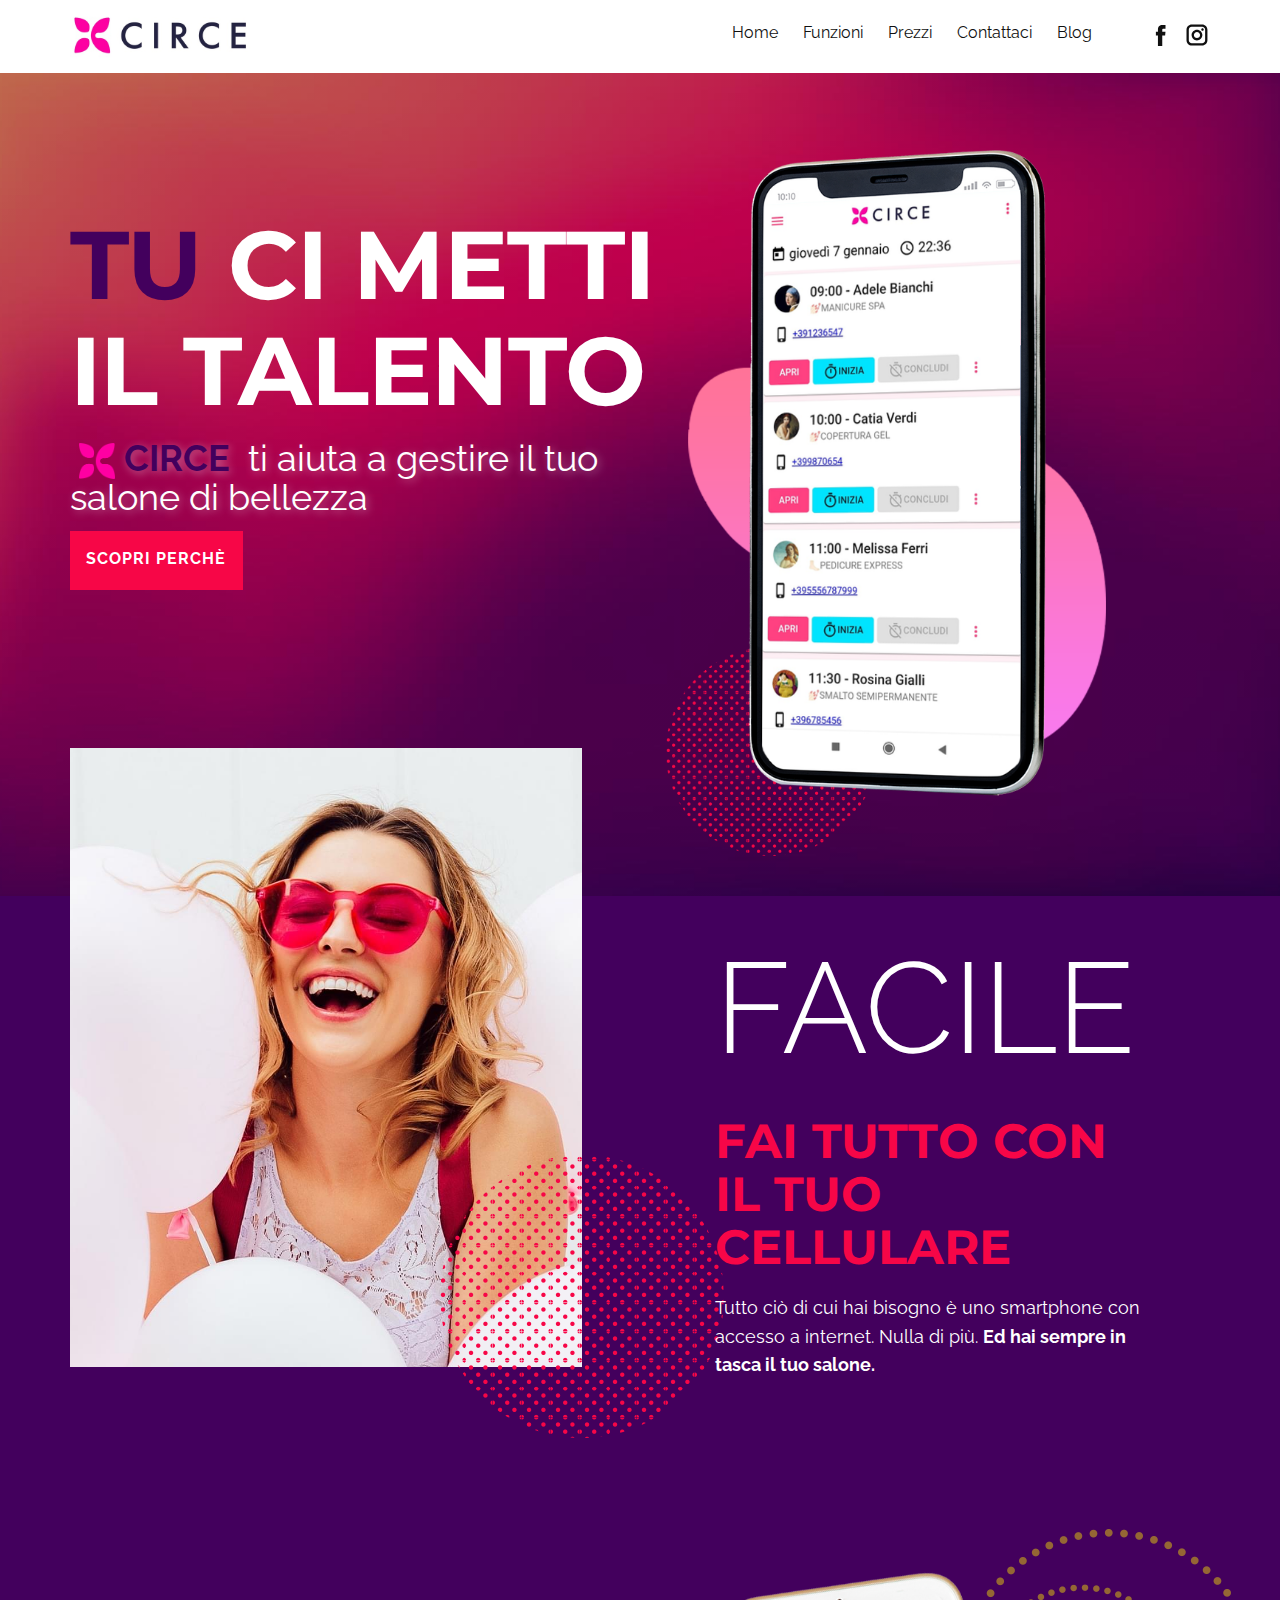
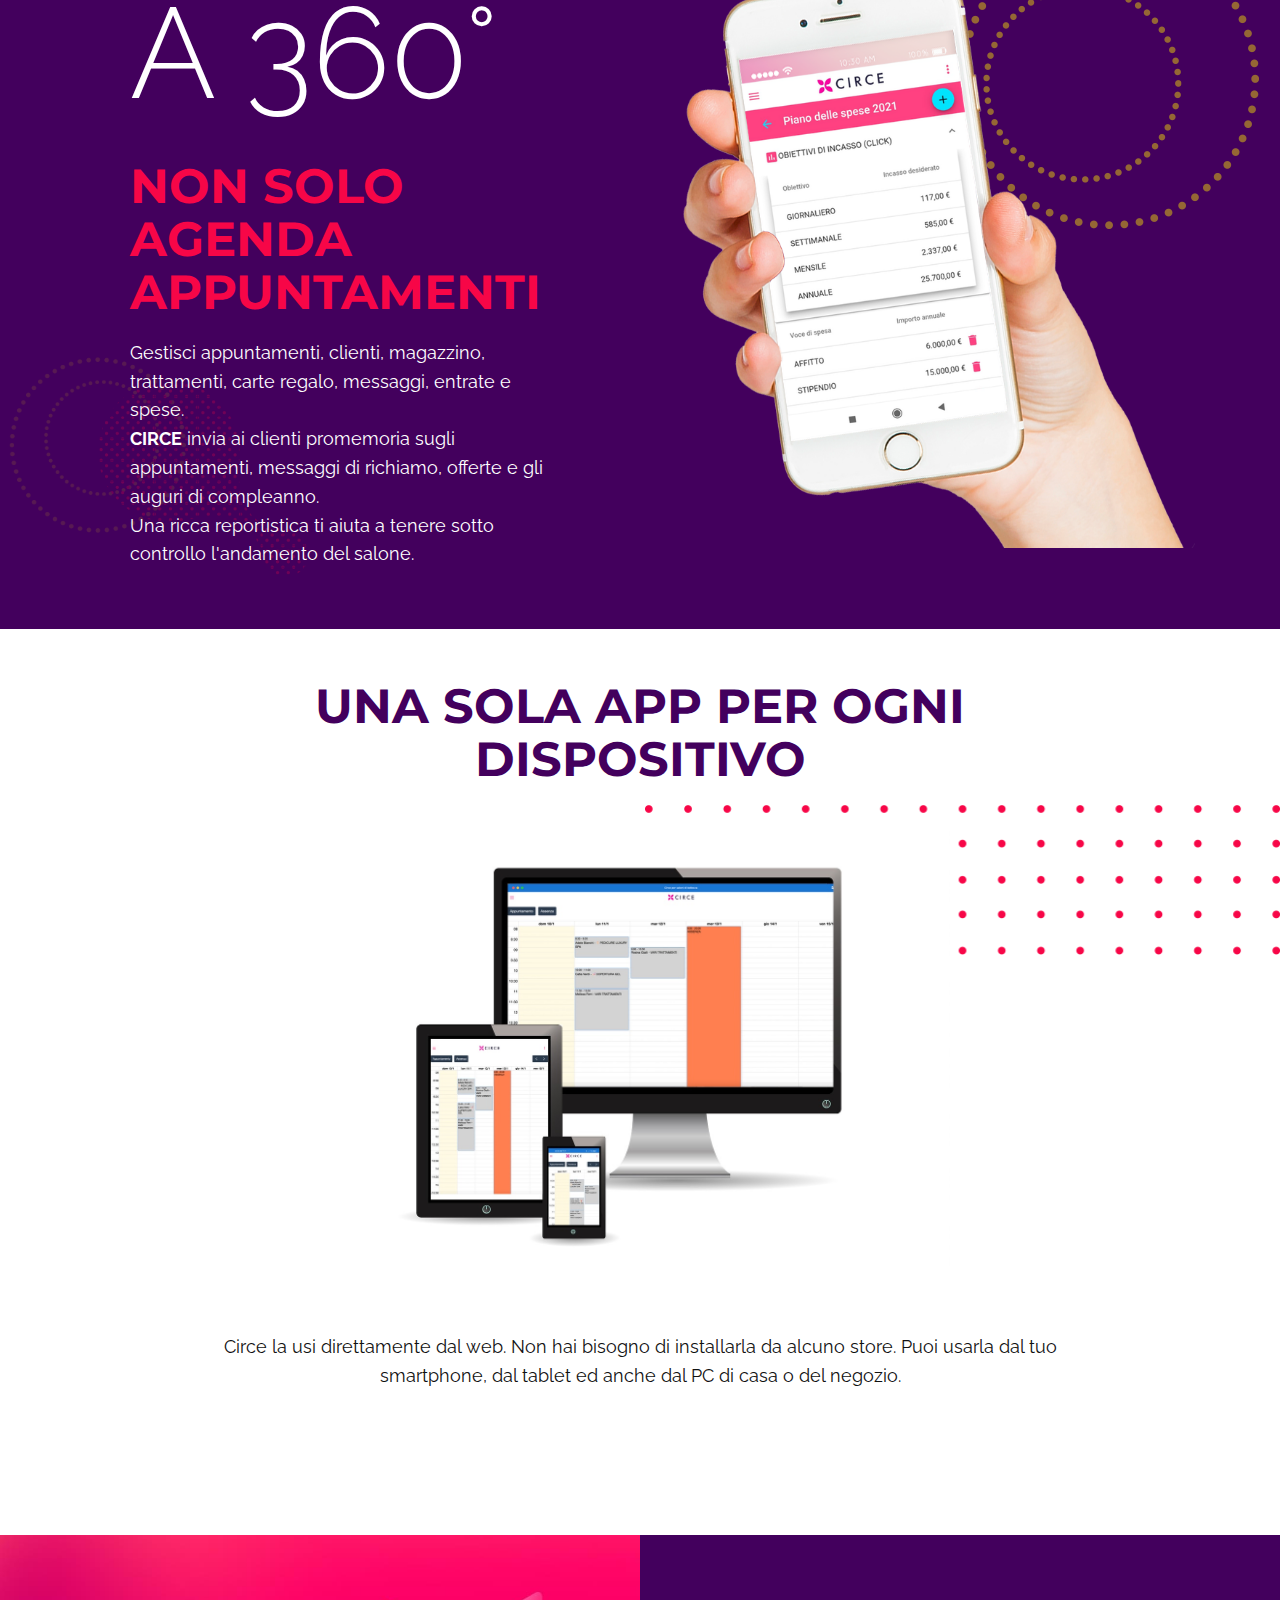
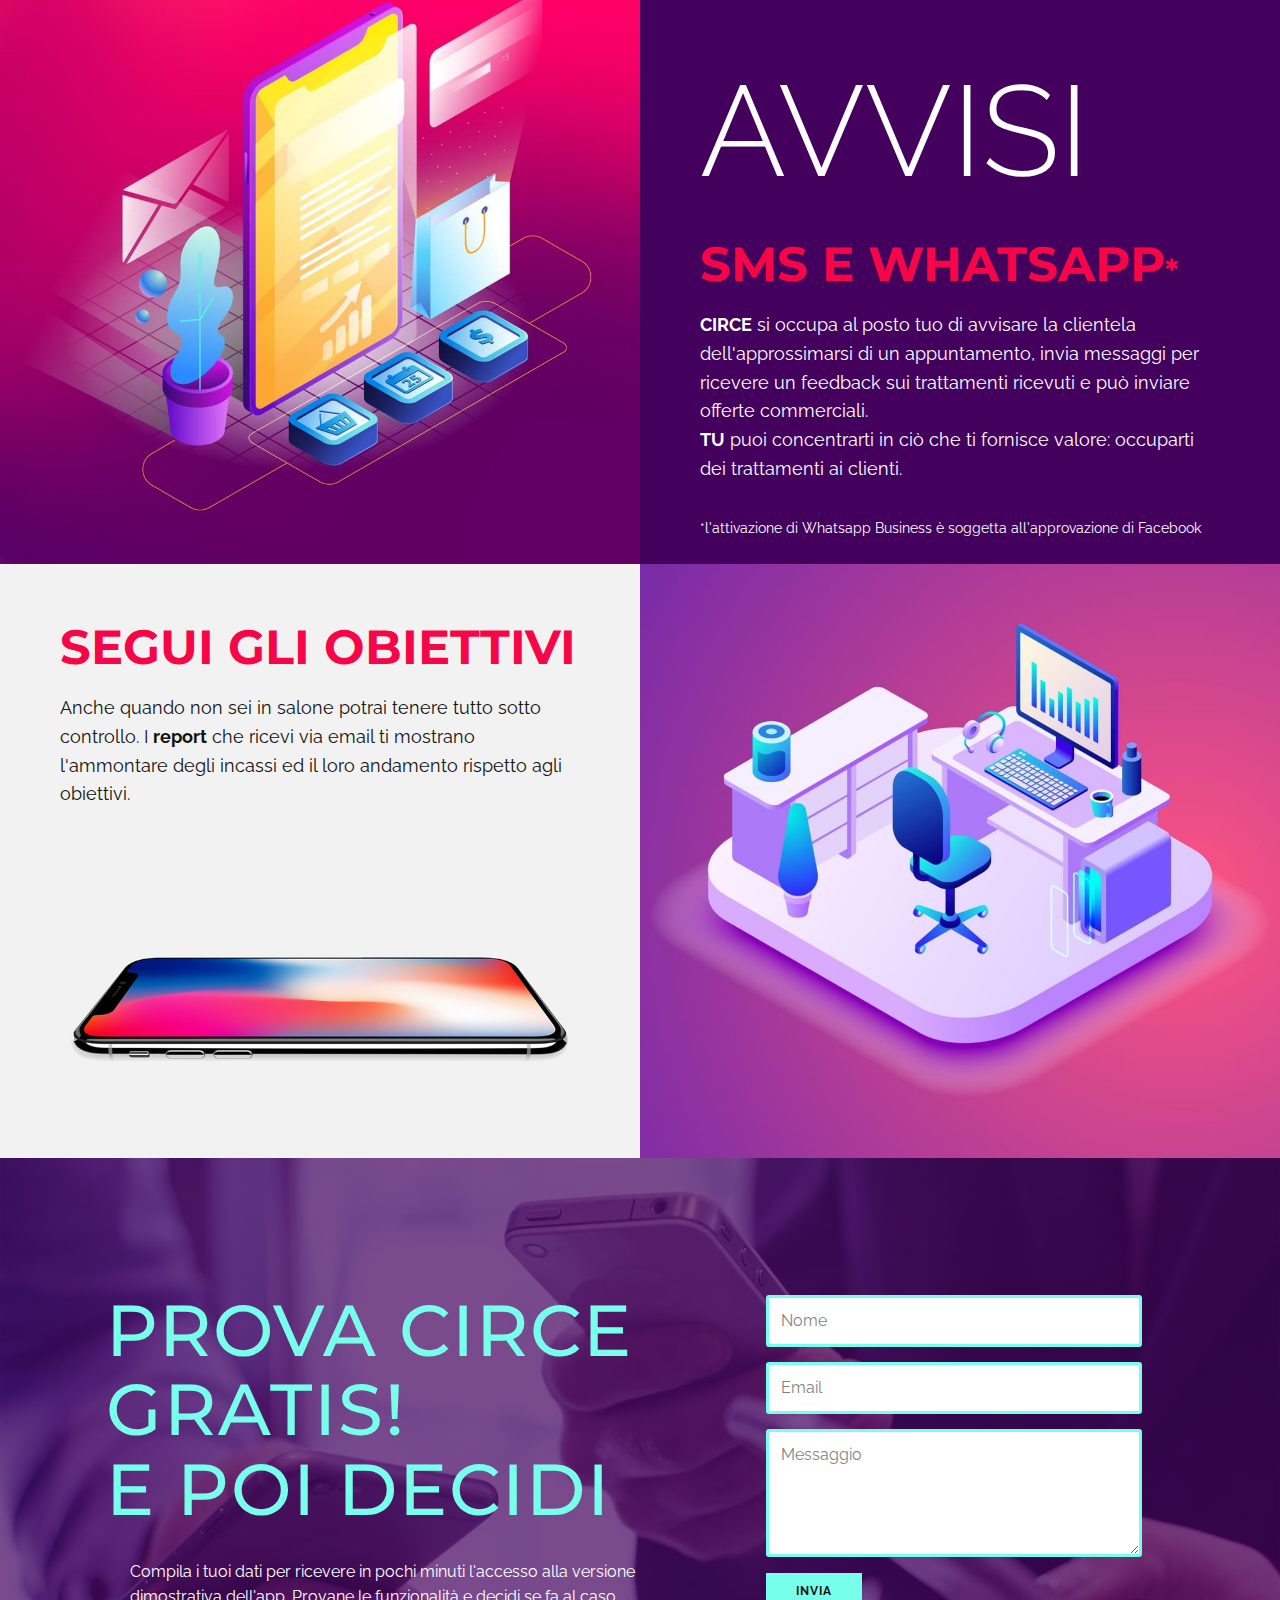
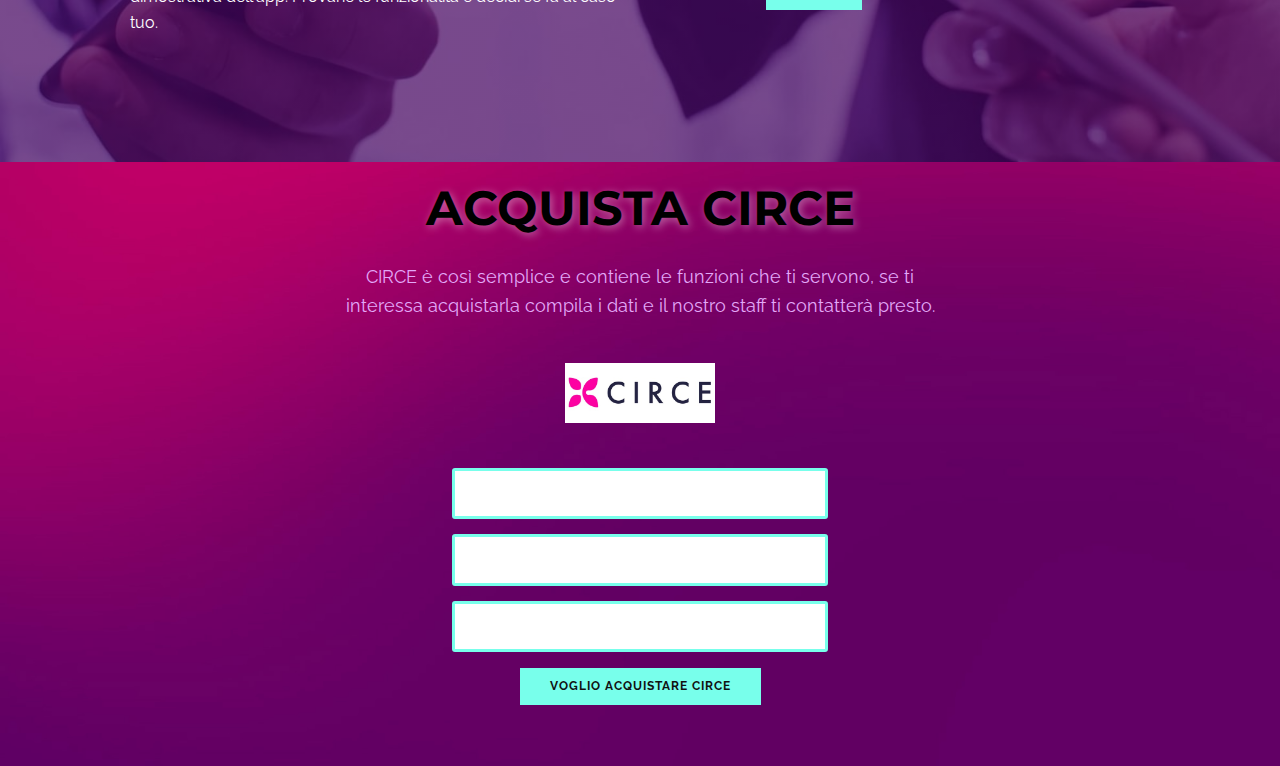
<file: html/index.html>
<!DOCTYPE html>
<html style="font-size: 16px;" lang="it-IT"><head>
    <meta name="viewport" content="width=device-width, initial-scale=1.0">
    <meta charset="utf-8">
    <meta name="keywords" content="Unghia, unghie, smalto per unghie, smalto semipermanente, salone di bellezza, gestionale salone di bellezza, applicazione per smartphone, manicure, pedicure, agenda, notifiche sms, notifiche whatsapp, parrucchiere, parrucchieri, onicotecnica, trattamenti di bellezza">
    <meta name="description" content="Circe è un'app per smartphone, tablet e computer per la gestione di saloni di bellezza, centri estetici, parrucchiere, parrucchieri, onicotecnica. Gestisce l'agenda degli appuntamenti, clienti, magazzino, trattamenti, entrate e spese, reportistica, messaggi sms e whatsapp.">
    <title>Circe | app per saloni di bellezza, centri estetici, parrucchieri</title>

    <link rel="stylesheet" href="nicepage.css" media="screen">
<link rel="stylesheet" href="home.css" media="screen">
    <script class="u-script" type="text/javascript" src="jquery.js" defer=""></script>
    <script class="u-script" type="text/javascript" src="nicepage.js" defer=""></script>
    <meta name="generator" content="Nicepage 6.7.6, nicepage.com">
    <link rel="icon" href="images/favicon.png">
    <link id="u-theme-google-font" rel="stylesheet" href="https://fonts.googleapis.com/css?family=Montserrat:100,100i,200,200i,300,300i,400,400i,500,500i,600,600i,700,700i,800,800i,900,900i|Raleway:100,100i,200,200i,300,300i,400,400i,500,500i,600,600i,700,700i,800,800i,900,900i">
    
    
    
    
    
    
    
    
    
    
    <script type="application/ld+json">{
		"@context": "http://schema.org",
		"@type": "Organization",
		"name": "Circe",
		"logo": "images/login-logo1.jpg",
		"sameAs": [
				"https://facebook.com/circebellezza",
				"https://www.instagram.com/circebellezza/"
		]
}</script>
    <meta name="theme-color" content="#43005d">
    <meta property="og:title" content="Circe | app per saloni di bellezza, centri estetici, parrucchieri">
    <meta property="og:description" content="Circe è un'app per smartphone, tablet e computer per la gestione di saloni di bellezza, centri estetici, parrucchiere, parrucchieri, onicotecnica. Gestisce l'agenda degli appuntamenti, clienti, magazzino, trattamenti, entrate e spese, reportistica, messaggi sms e whatsapp.">
    <meta property="og:type" content="website">
  <script async="" src="https://www.googletagmanager.com/gtag/js?id=G-L7FVZ8JN7Q"></script>
<script>
  window.dataLayer = window.dataLayer || [];
  function gtag(){dataLayer.push(arguments);}
  gtag('js', new Date());

  gtag('config', 'G-L7FVZ8JN7Q');
</script><script>
    function gdprConfirmed() {
        return true;
    }
    function dynamicLoadScript(src) {
        var script = document.createElement('script');
        script.src = src && typeof src === 'string' ? src : 'https://www.google.com/recaptcha/api.js?render=6Ld9toMaAAAAABjUBUhDhUX5kzIdtFgD9wQYVhph';
        script.async = true;
        document.body.appendChild(script);
        script.onload = function() {
            let event = new CustomEvent("recaptchaLoaded");
            document.dispatchEvent(event);
        };
    }
    document.addEventListener('DOMContentLoaded', function () {
        var confirmButton = document.querySelector('.u-cookies-consent .u-button-confirm');
        if (confirmButton) {
            confirmButton.onclick = dynamicLoadScript;
        }
    });
    </script>
    <script>
        document.addEventListener("DOMContentLoaded", function(){
            if (!gdprConfirmed()) {
                return;
            }
            dynamicLoadScript();
        });
    </script>
    <script>
        document.addEventListener("recaptchaLoaded", function() {
            if (!gdprConfirmed()) {
                return;
            }
            (function (grecaptcha, sitekey, actions) {
                var recaptcha = {
                    execute: function (action, submitFormCb) {
                        try {
                            grecaptcha.execute(
                                sitekey,
                                {action: action}
                            ).then(function (token) {
                                var forms = document.getElementsByTagName('form');

                                for (var i = 0; i < forms.length; i++) {
                                    var fields = forms[i].getElementsByTagName('input');

                                    for (var j = 0; j < fields.length; j++) {
                                        var field = fields[j];

                                        if ('recaptchaResponse' === field.getAttribute('name')) {
                                            field.setAttribute('value', token);
                                            break;
                                        }
                                    }
                                }
                                submitFormCb();
                            });
                        } catch (e) {
                            var formError = document.querySelector('.u-form-send-error');

                            if (formError) {
                                formError.innerText = 'Errore per il proprietario del sito: ' + e.message.replace(/:[\s\S]*/, '');
                                formError.style.display = 'block';
                            }
                        }
                    },

                    executeContact: function (submitFormCb) {
                        recaptcha.execute(actions['contact'], submitFormCb);
                    }
                };

                window.recaptchaObject = recaptcha;
            })(
                grecaptcha,
                
                '6Ld9toMaAAAAABjUBUhDhUX5kzIdtFgD9wQYVhph',
                {'contact': 'contact'}
            );
        });
    </script>
<meta data-intl-tel-input-cdn-path="intlTelInput/"></head>
  <body data-home-page="home.html" data-home-page-title="home" data-path-to-root="./" data-include-products="false" class="u-body u-xl-mode" data-lang="it"><header class="u-align-center-sm u-align-center-xs u-clearfix u-header u-header" id="sec-4b2e"><div class="u-clearfix u-sheet u-sheet-1">
        <a href="home.html" class="u-image u-logo u-image-1" data-image-width="500" data-image-height="200" title="Home">
          <img src="images/login-logo1.jpg" class="u-logo-image u-logo-image-1" data-image-width="180.8889">
        </a>
        <div class="u-social-icons u-spacing-10 u-social-icons-1">
          <a class="u-social-url" target="_blank" href="https://facebook.com/circebellezza"><span class="u-icon u-icon-circle u-social-facebook u-social-icon u-icon-1"><svg class="u-svg-link" preserveAspectRatio="xMidYMin slice" viewBox="0 0 112 112" style=""><use xmlns:xlink="http://www.w3.org/1999/xlink" xlink:href="#svg-3016"></use></svg><svg xmlns="http://www.w3.org/2000/svg" xmlns:xlink="http://www.w3.org/1999/xlink" version="1.1" xml:space="preserve" class="u-svg-content" viewBox="0 0 112 112" x="0px" y="0px" id="svg-3016"><path d="M75.5,28.8H65.4c-1.5,0-4,0.9-4,4.3v9.4h13.9l-1.5,15.8H61.4v45.1H42.8V58.3h-8.8V42.4h8.8V32.2 c0-7.4,3.4-18.8,18.8-18.8h13.8v15.4H75.5z"></path></svg></span>
          </a>
          <a class="u-social-url" target="_blank" href="https://www.instagram.com/circebellezza/"><span class="u-icon u-icon-circle u-social-icon u-social-instagram u-icon-2"><svg class="u-svg-link" preserveAspectRatio="xMidYMin slice" viewBox="0 0 112 112" style=""><use xmlns:xlink="http://www.w3.org/1999/xlink" xlink:href="#svg-9788"></use></svg><svg xmlns="http://www.w3.org/2000/svg" xmlns:xlink="http://www.w3.org/1999/xlink" version="1.1" xml:space="preserve" class="u-svg-content" viewBox="0 0 112 112" x="0px" y="0px" id="svg-9788"><path d="M55.9,32.9c-12.8,0-23.2,10.4-23.2,23.2s10.4,23.2,23.2,23.2s23.2-10.4,23.2-23.2S68.7,32.9,55.9,32.9z M55.9,69.4c-7.4,0-13.3-6-13.3-13.3c-0.1-7.4,6-13.3,13.3-13.3s13.3,6,13.3,13.3C69.3,63.5,63.3,69.4,55.9,69.4z"></path><path d="M79.7,26.8c-3,0-5.4,2.5-5.4,5.4s2.5,5.4,5.4,5.4c3,0,5.4-2.5,5.4-5.4S82.7,26.8,79.7,26.8z"></path><path d="M78.2,11H33.5C21,11,10.8,21.3,10.8,33.7v44.7c0,12.6,10.2,22.8,22.7,22.8h44.7c12.6,0,22.7-10.2,22.7-22.7 V33.7C100.8,21.1,90.6,11,78.2,11z M91,78.4c0,7.1-5.8,12.8-12.8,12.8H33.5c-7.1,0-12.8-5.8-12.8-12.8V33.7 c0-7.1,5.8-12.8,12.8-12.8h44.7c7.1,0,12.8,5.8,12.8,12.8V78.4z"></path></svg></span>
          </a>
        </div>
        <nav class="u-align-left u-menu u-menu-dropdown u-offcanvas u-menu-1">
          <div class="menu-collapse" style="font-size: 1rem;">
            <a class="u-button-style u-nav-link" href="#">
              <svg class="u-svg-link" preserveAspectRatio="xMidYMin slice" viewBox="0 0 302 302" style=""><use xmlns:xlink="http://www.w3.org/1999/xlink" xlink:href="#svg-8a8f"></use></svg>
              <svg xmlns="http://www.w3.org/2000/svg" xmlns:xlink="http://www.w3.org/1999/xlink" version="1.1" id="svg-8a8f" x="0px" y="0px" viewBox="0 0 302 302" style="enable-background:new 0 0 302 302;" xml:space="preserve" class="u-svg-content"><g><rect y="36" width="302" height="30"></rect><rect y="236" width="302" height="30"></rect><rect y="136" width="302" height="30"></rect>
</g><g></g><g></g><g></g><g></g><g></g><g></g><g></g><g></g><g></g><g></g><g></g><g></g><g></g><g></g><g></g></svg>
            </a>
          </div>
          <div class="u-custom-menu u-nav-container">
            <ul class="u-nav u-spacing-25 u-unstyled u-nav-1"><li class="u-nav-item"><a class="u-button-style u-nav-link" href="home.html" style="padding: 8px 0px;">Home</a>
</li><li class="u-nav-item"><a class="u-button-style u-nav-link" style="padding: 8px 0px;">Funzioni</a><div class="u-nav-popup"><ul class="u-h-spacing-20 u-nav u-unstyled u-v-spacing-10 u-nav-2"><li class="u-nav-item"><a class="u-button-style u-nav-link u-white" href="agenda.html">Agenda</a>
</li><li class="u-nav-item"><a class="u-button-style u-nav-link u-white" href="magazzino.html">Magazzino</a>
</li><li class="u-nav-item"><a class="u-button-style u-nav-link u-white" href="spese.html">Spese</a>
</li></ul>
</div>
</li><li class="u-nav-item"><a class="u-button-style u-nav-link" href="prezzi.html" style="padding: 8px 0px;">Prezzi</a>
</li><li class="u-nav-item"><a class="u-button-style u-nav-link" href="contattaci.html" style="padding: 8px 0px;">Contattaci</a>
</li><li class="u-nav-item"><a class="u-button-style u-nav-link" href="blog.html" style="padding: 8px 0px;">Blog</a>
</li></ul>
          </div>
          <div class="u-custom-menu u-nav-container-collapse">
            <div class="u-align-center u-black u-container-style u-inner-container-layout u-opacity u-opacity-95 u-sidenav">
              <div class="u-inner-container-layout u-sidenav-overflow">
                <div class="u-menu-close u-menu-close-1"></div>
                <ul class="u-align-center u-nav u-popupmenu-items u-unstyled u-nav-3"><li class="u-nav-item"><a class="u-button-style u-nav-link" href="home.html">Home</a>
</li><li class="u-nav-item"><a class="u-button-style u-nav-link">Funzioni</a><div class="u-nav-popup"><ul class="u-h-spacing-20 u-nav u-unstyled u-v-spacing-10 u-nav-4"><li class="u-nav-item"><a class="u-button-style u-nav-link" href="agenda.html">Agenda</a>
</li><li class="u-nav-item"><a class="u-button-style u-nav-link" href="magazzino.html">Magazzino</a>
</li><li class="u-nav-item"><a class="u-button-style u-nav-link" href="spese.html">Spese</a>
</li></ul>
</div>
</li><li class="u-nav-item"><a class="u-button-style u-nav-link" href="prezzi.html">Prezzi</a>
</li><li class="u-nav-item"><a class="u-button-style u-nav-link" href="contattaci.html">Contattaci</a>
</li><li class="u-nav-item"><a class="u-button-style u-nav-link" href="blog.html">Blog</a>
</li></ul>
              </div>
            </div>
            <div class="u-black u-menu-overlay u-opacity u-opacity-70"></div>
          </div>
        </nav>
      </div></header> 
    <section class="u-clearfix u-image u-shading u-section-1" src="" id="sec-ee08">
      <img src="images/579161_circe1.png" alt="" class="u-image u-image-contain u-image-default u-image-1">
      <div class="u-clearfix u-sheet u-sheet-1">
        <div class="u-align-left u-container-style u-expanded-width-sm u-expanded-width-xs u-group u-shape-rectangle u-group-1">
          <div class="u-container-layout u-container-layout-1">
            <h1 class="u-text u-title u-text-1">
              <span class="u-text-palette-1-dark-1">tu</span>
              <span class="u-text-white">CI METTI IL TALENTO</span>
            </h1>
            <p class="u-large-text u-text u-text-variant u-text-2">
              <span style="font-weight: 700;" class="u-text-palette-1-dark-1">&nbsp;<span class="u-file-icon u-icon"><img src="images/CIRCEicon.png" alt=""></span>
              </span>
              <font color="rgba(0, 0, 0, 0)"><b>
                  <span class="u-text-palette-1-dark-1">CIRCE</span>&nbsp;</b>
              </font>ti aiuta a gestire il tuo salone di bellezza
            </p>
            <a href="agenda.html" class="u-btn u-button-style u-palette-2-base u-btn-1">scopri perchè</a>
          </div>
        </div>
      </div>
    </section>
    <section class="u-border-no-bottom u-border-no-left u-border-no-right u-border-no-top u-clearfix u-palette-1-base u-section-2" id="carousel_f442">
      <div class="u-clearfix u-sheet u-sheet-1">
        <div class="u-clearfix u-expanded-width u-gutter-30 u-layout-wrap u-layout-wrap-1">
          <div class="u-layout">
            <div class="u-layout-row">
              <div class="u-container-style u-layout-cell u-left-cell u-size-30 u-layout-cell-1">
                <div class="u-container-layout">
                  <img class="u-expanded-width-md u-expanded-width-sm u-expanded-width-xs u-image u-image-1" src="images/67732.jpg">
                  <img src="images/Untitled5.png" alt="" class="u-image u-image-default u-image-2" data-image-width="284" data-image-height="284">
                </div>
              </div>
              <div class="u-align-left u-container-style u-layout-cell u-right-cell u-size-30 u-layout-cell-2">
                <div class="u-container-layout u-container-layout-2">
                  <p class="u-text u-text-1">FACILE</p>
                  <h2 class="u-text u-text-palette-2-base u-text-2">fai tutto con il tuo cellulare</h2>
                  <p class="u-text u-text-3">Tutto ciò di cui hai bisogno è uno smartphone con accesso a internet. Nulla di più. <b>Ed hai sempre in tasca il tuo salone.</b>
                  </p>
                </div>
              </div>
            </div>
          </div>
        </div>
      </div>
    </section>
    <section class="u-border-no-bottom u-border-no-left u-border-no-right u-border-no-top u-clearfix u-palette-1-base u-section-3" id="sec-4abf">
      <img src="images/Untitled3.png" alt="" class="u-image u-image-contain u-image-default u-opacity u-opacity-25 u-image-1" data-image-width="437" data-image-height="326">
      <div class="u-clearfix u-sheet u-sheet-1">
        <div class="u-clearfix u-expanded-width u-gutter-30 u-layout-wrap u-layout-wrap-1">
          <div class="u-layout">
            <div class="u-layout-row">
              <div class="u-align-left-sm u-align-left-xl u-container-style u-layout-cell u-right-cell u-size-30 u-layout-cell-1">
                <div class="u-container-layout u-valign-top-lg u-valign-top-md u-valign-top-xl u-container-layout-1">
                  <p class="u-text u-text-1">A 360°</p>
                  <h2 class="u-text u-text-palette-2-base u-text-2">non solo agenda appuntamenti</h2>
                  <p class="u-text u-text-3">Gestisci appuntamenti, clienti, magazzino, trattamenti, carte regalo, messaggi, entrate e spese.<br><b>CIRCE</b> invia ai clienti promemoria sugli appuntamenti, messaggi di richiamo, offerte e gli auguri di compleanno.<br>Una ricca reportistica ti aiuta a tenere sotto controllo l'andamento del salone.
                  </p>
                </div>
              </div>
              <div class="u-container-style u-layout-cell u-left-cell u-size-30 u-layout-cell-2">
                <div class="u-container-layout">
                  <img src="images/Untitled6.png" alt="" class="u-image u-image-default u-image-2" data-image-width="300" data-image-height="300">
                  <img class="u-image u-image-contain u-image-3" src="images/OS5KJE1_circe1.png">
                </div>
              </div>
            </div>
          </div>
        </div>
      </div>
    </section>
    <section class="u-clearfix u-section-4" id="sec-89b9">
      <div class="u-clearfix u-expanded-width u-layout-wrap u-layout-wrap-1">
        <div class="u-layout">
          <div class="u-layout-col">
            <div class="u-container-style u-layout-cell u-size-20 u-layout-cell-1">
              <div class="u-container-layout u-container-layout-1">
                <h2 class="u-align-center u-text u-text-palette-1-base u-text-1">Una sola app per ogni dispositivo</h2>
              </div>
            </div>
            <div class="u-align-left u-container-style u-layout-cell u-size-20 u-layout-cell-2">
              <div class="u-container-layout u-container-layout-2">
                <img src="images/dots.png" alt="" class="u-image u-image-default u-image-1" data-image-width="652" data-image-height="226">
                <img src="images/55e1d6434a50b108f5d084609629317e113fdce15b4c704f742f78d59249c05d_12802_mod.jpg" alt="" class="u-image u-image-default u-image-2" data-image-width="1280" data-image-height="919">
              </div>
            </div>
            <div class="u-container-style u-layout-cell u-size-20 u-layout-cell-3">
              <div class="u-container-layout u-container-layout-3">
                <p class="u-align-center u-text u-text-2">Circe la usi direttamente dal web. Non hai bisogno di installarla da alcuno store. Puoi usarla dal tuo smartphone, dal tablet ed anche dal PC di casa o del negozio.</p>
              </div>
            </div>
          </div>
        </div>
      </div>
    </section>
    <section class="u-clearfix u-palette-1-base u-section-5" id="sec-790b">
      <div class="u-clearfix u-expanded-width u-layout-wrap u-layout-wrap-1">
        <div class="u-layout">
          <div class="u-layout-row">
            <div class="u-container-style u-image u-layout-cell u-left-cell u-size-30 u-image-1">
              <div class="u-container-layout"></div>
            </div>
            <div class="u-align-left u-container-style u-layout-cell u-palette-1-base u-right-cell u-size-30 u-layout-cell-2">
              <div class="u-container-layout u-container-layout-2">
                <p class="u-align-center-xs u-text u-text-1">AVVISI</p>
                <h2 class="u-text u-text-palette-2-base u-text-2">Sms e whatsapp<span style="font-size: 1.875rem;">*</span>
                </h2>
                <p class="u-text u-text-3"><b>CIRCE</b> si occupa al posto tuo di avvisare la clientela dell'approssimarsi di un appuntamento, invia messaggi per ricevere un feedback sui trattamenti ricevuti e può inviare offerte commerciali.<br><b>TU</b> puoi concentrarti in ciò che ti fornisce valore: occuparti dei trattamenti ai clienti.<br>
                  <br>
                  <span style="font-size: 0.875rem;">*l'attivazione di Whatsapp Business è soggetta all'approvazione di Facebook</span>
                </p>
              </div>
            </div>
          </div>
        </div>
      </div>
    </section>
    <section class="u-clearfix u-section-6" id="sec-ea19">
      <div class="u-clearfix u-expanded-width u-layout-wrap u-layout-wrap-1">
        <div class="u-layout">
          <div class="u-layout-row">
            <div class="u-size-30">
              <div class="u-layout-col">
                <div class="u-align-left u-container-style u-image u-layout-cell u-left-cell u-size-30 u-image-1">
                  <div class="u-container-layout u-container-layout-1">
                    <h2 class="u-text u-text-palette-2-base u-text-1">segui gli obiettivi</h2>
                    <p class="u-text u-text-2">Anche quando non sei in salone potrai tenere tutto sotto controllo. I <b>report</b> che ricevi via email ti mostrano l'ammontare degli incassi ed il loro andamento rispetto agli obiettivi.
                    </p>
                  </div>
                </div>
                <div class="u-container-style u-image u-layout-cell u-left-cell u-size-30 u-image-2">
                  <div class="u-container-layout"></div>
                </div>
              </div>
            </div>
            <div class="u-size-30">
              <div class="u-layout-col">
                <div class="u-container-style u-image u-layout-cell u-right-cell u-size-60 u-image-3">
                  <div class="u-container-layout"></div>
                </div>
              </div>
            </div>
          </div>
        </div>
      </div>
    </section>
    <section class="u-clearfix u-image u-shading u-section-7" src="" id="sec-8de5">
      <div class="u-clearfix u-sheet u-sheet-1">
        <div class="u-clearfix u-expanded-width u-gutter-0 u-layout-wrap u-layout-wrap-1">
          <div class="u-layout">
            <div class="u-layout-row">
              <div class="u-align-left u-container-style u-layout-cell u-left-cell u-size-33 u-layout-cell-1">
                <div class="u-container-layout u-container-layout-1" data-image-width="2000" data-image-height="1333">
                  <h1 class="u-heading-font u-text u-text-custom-color-1 u-title u-text-1">PROVA circe gratis!<br>e poi decidi
                  </h1>
                  <p class="u-large-text u-text u-text-variant u-text-2">Compila i tuoi dati per ricevere in pochi minuti l'accesso alla versione dimostrativa dell'app. Provane le funzionalità e decidi se fa al caso tuo.</p>
                </div>
              </div>
              <div class="u-align-left u-container-style u-layout-cell u-right-cell u-size-27 u-layout-cell-2">
                <div class="u-container-layout u-valign-middle-lg u-valign-middle-sm u-valign-middle-xl u-valign-middle-xs" data-image-width="2000" data-image-height="1333">
                  <div class="u-align-left-md u-align-left-xs u-expanded-width-md u-expanded-width-xs u-form u-form-1">
                    <form action="request_demo" method="post" class="u-block-2380-11 u-clearfix u-form-spacing-15 u-form-vertical u-inner-form" source="custom" name="frm_request_demo">
                      <div class="u-form-group u-form-name">
                        <label for="name-e2ba" class="u-form-control-hidden u-label">Name</label>
                        <input type="text" placeholder="Nome" id="name-e2ba" name="name" class="u-border-3 u-border-custom-color-1 u-input" required="">
                      </div>
                      <div class="u-form-email u-form-group">
                        <label for="email-e2ba" class="u-form-control-hidden u-label">Email</label>
                        <input type="email" placeholder="Email" id="email-e2ba" name="email" class="u-border-3 u-border-custom-color-1 u-input" required="">
                      </div>
                      <div class="u-form-group u-form-message">
                        <label for="message-e2ba" class="u-form-control-hidden u-label">Message</label>
                        <textarea placeholder="Messaggio" rows="4" cols="50" id="message-e2ba" name="message" class="u-border-3 u-border-custom-color-1 u-input"></textarea>
                      </div>
                      <div class="u-form-group u-form-submit">
                        <a href="#" class="u-btn u-btn-submit u-button-style u-custom-color-1 u-btn-1">invia</a>
                        <input type="submit" value="submit" class="u-border-palette-2-base u-form-control-hidden">
                      </div>
                      <div class="u-form-send-message u-form-send-success u-green-400">Grazie! Il tuo messaggio è stato inviato. A breve riceverai un contatto.</div>
                      <div class="u-form-send-error u-form-send-message u-red-400">Messaggio non inviato. Si è verificato un errore.</div>
                      <input type="hidden" value="" name="recaptchaResponse">
                    </form>
                  </div>
                </div>
              </div>
            </div>
          </div>
        </div>
      </div>
    </section>
    <section class="u-clearfix u-image u-section-8" id="sec-20c9">
      <div class="u-clearfix u-sheet u-sheet-1">
        <div class="u-clearfix u-gutter-0 u-layout-wrap u-layout-wrap-1">
          <div class="u-gutter-0 u-layout">
            <div class="u-layout-col">
              <div class="u-container-style u-layout-cell u-size-30 u-layout-cell-1">
                <div class="u-container-layout u-valign-middle u-container-layout-1">
                  <h2 class="u-align-center-xl u-text u-text-black u-text-1">acquista circe</h2>
                  <p class="u-align-center-xl u-text u-text-palette-1-light-2 u-text-2">CIRCE è così semplice e contiene le funzioni che ti servono, se ti interessa acquistarla compila i dati e il nostro staff ti contatterà presto.</p>
                  <img src="images/login-logo1.jpg" alt="" class="u-image u-image-contain u-image-default u-image-1" data-image-width="500" data-image-height="200">
                </div>
              </div>
              <div class="u-align-left u-container-style u-layout-cell u-size-30 u-layout-cell-2">
                <div class="u-container-layout u-valign-middle-lg u-valign-middle-sm u-valign-middle-xl u-valign-middle-xs" data-image-width="2000" data-image-height="1333">
                  <div class="u-align-left-md u-align-left-xs u-expanded-width-md u-expanded-width-xs u-form u-form-1">
                    <form action="request_buy" method="post" class="u-clearfix u-form-spacing-15 u-form-vertical u-inner-form" source="custom" name="frm_request_buy">
                      <div class="u-form-group u-form-name">
                        <label for="name-e2ba" class="u-form-control-hidden u-label u-text-body-alt-color">Name</label>
                        <input type="text" placeholder="Nome" id="name-e2ba" name="name" class="u-border-3 u-border-custom-color-1 u-input u-text-body-alt-color" required="">
                      </div>
                      <div class="u-form-email u-form-group">
                        <label for="email-e2ba" class="u-form-control-hidden u-label u-text-body-alt-color">Email</label>
                        <input type="email" placeholder="Email" id="email-e2ba" name="email" class="u-border-3 u-border-custom-color-1 u-input u-text-body-alt-color" required="">
                      </div>
                      <div class="u-form-group u-form-phone u-form-group-3">
                        <label for="phone-6710" class="u-form-control-hidden u-label u-text-body-alt-color">Telefono</label>
                        <input type="tel" pattern="\+?\d{0,3}[\s\(\-]?([0-9]{2,3})[\s\)\-]?([\s\-]?)([0-9]{3})[\s\-]?([0-9]{2})[\s\-]?([0-9]{2})" placeholder="Inserisci il tuo numero (es. +39 00000000)" id="phone-6710" name="phone" class="u-border-3 u-border-custom-color-1 u-input u-text-body-alt-color" required="">
                      </div>
                      <div class="u-align-center u-form-group u-form-submit">
                        <a href="#" class="u-btn u-btn-submit u-button-style u-custom-color-1 u-btn-1">voglio acquistare circe</a>
                        <input type="submit" value="submit" class="u-border-palette-2-base u-form-control-hidden">
                      </div>
                      <div class="u-form-send-message u-form-send-success u-green-400">Grazie! Il tuo messaggio è stato inviato. A breve riceverai un contatto.</div>
                      <div class="u-form-send-error u-form-send-message u-red-400">Messaggio non inviato. Si è verificato un errore.</div>
                      <input type="hidden" value="" name="recaptchaResponse">
                    </form>
                  </div>
                </div>
              </div>
            </div>
          </div>
        </div>
      </div>
    </section>
    
    
    
    
  
</body></html>
</file>
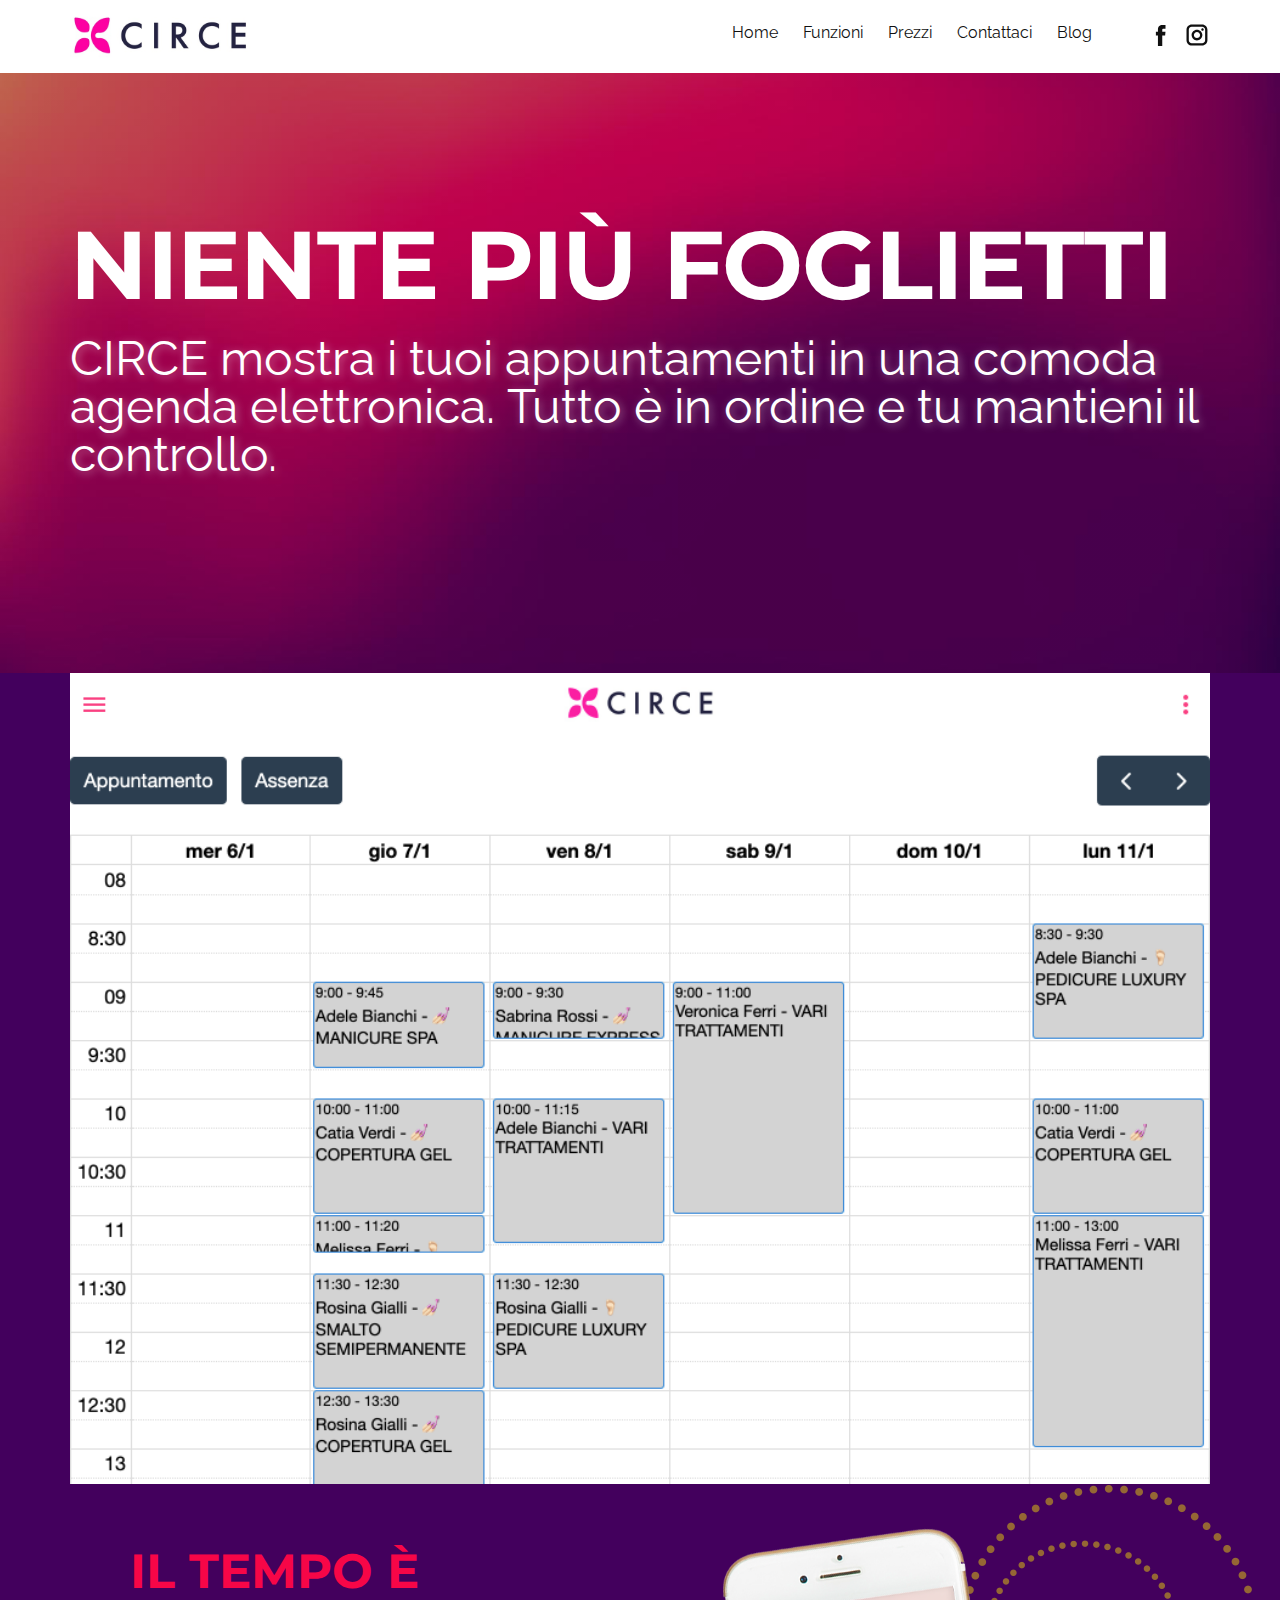
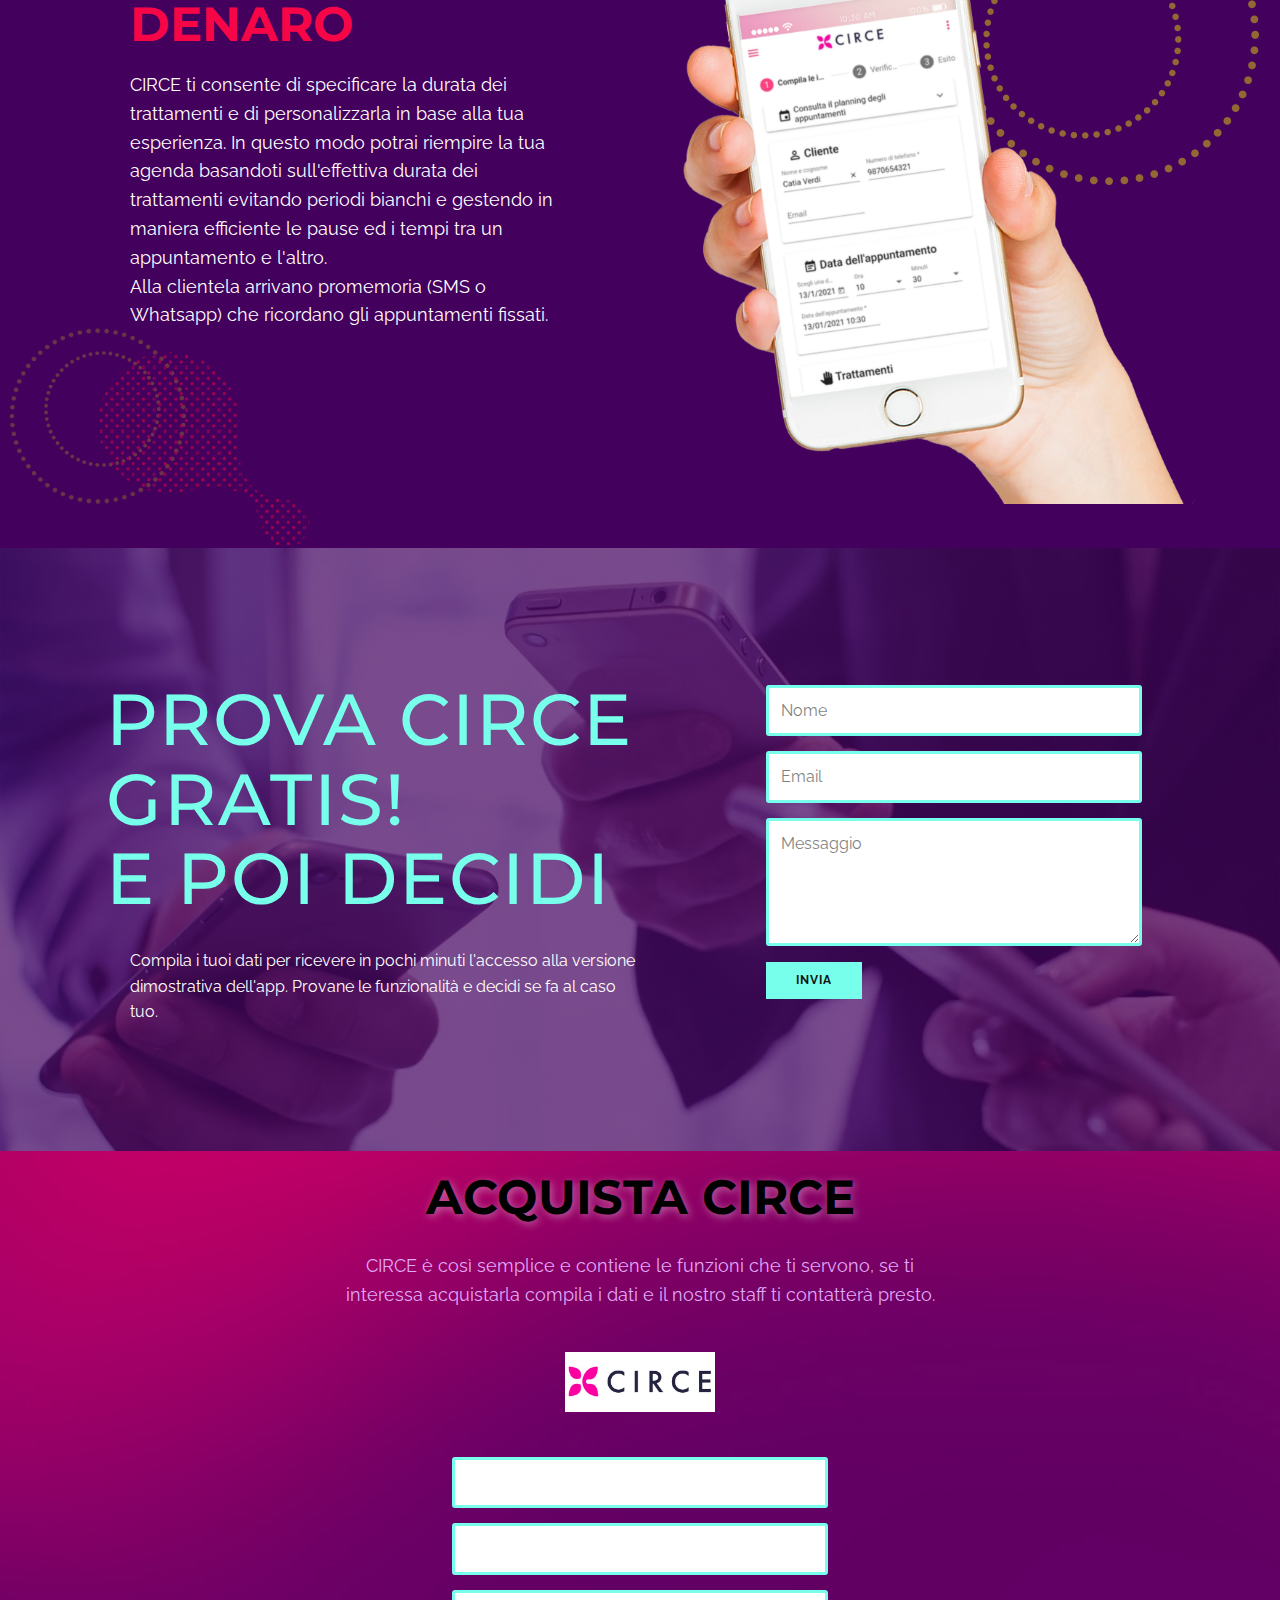
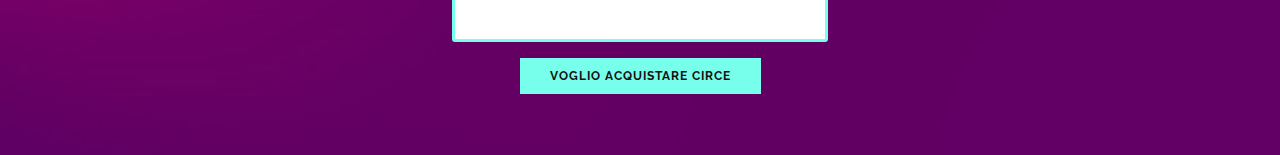
<file: html/agenda.html>
<!DOCTYPE html>
<html style="font-size: 16px;" lang="it-IT"><head>
    <meta name="viewport" content="width=device-width, initial-scale=1.0">
    <meta charset="utf-8">
    <meta name="keywords" content="Agenda, appuntamenti, trattamenti di bellezza, notifiche sms, notifiche whatsapp, compleanni, promemoria">
    <meta name="description" content="Circe è un'app per smartphone, tablet e computer per la gestione di saloni di bellezza, centri estetici parrucchieri, parrucchiere, onicotecnica. La funzione agenda, o planning, consente di registrare gli appuntamenti evitando sovrapposizioni di appuntamenti. Gestisce le assenze del personale e invia promemoria degli appuntamenti tramite SMS o Whatsapp.">
    <title>Circe | Agenda, appuntamenti, promemoria</title>

    <link rel="stylesheet" href="nicepage.css" media="screen">
<link rel="stylesheet" href="agenda.css" media="screen">
    <script class="u-script" type="text/javascript" src="jquery.js" defer=""></script>
    <script class="u-script" type="text/javascript" src="nicepage.js" defer=""></script>
    <meta name="generator" content="Nicepage 6.7.6, nicepage.com">
    <link rel="icon" href="images/favicon.png">
    <link id="u-theme-google-font" rel="stylesheet" href="https://fonts.googleapis.com/css?family=Montserrat:100,100i,200,200i,300,300i,400,400i,500,500i,600,600i,700,700i,800,800i,900,900i|Raleway:100,100i,200,200i,300,300i,400,400i,500,500i,600,600i,700,700i,800,800i,900,900i">
    
    
    
    
    
    
    
    <script type="application/ld+json">{
		"@context": "http://schema.org",
		"@type": "Organization",
		"name": "Circe",
		"logo": "images/login-logo1.jpg",
		"sameAs": [
				"https://facebook.com/circebellezza",
				"https://www.instagram.com/circebellezza/"
		]
}</script>
    <meta name="theme-color" content="#43005d">
    <meta property="og:title" content="Circe | Agenda, appuntamenti, promemoria">
    <meta property="og:description" content="Circe è un'app per smartphone, tablet e computer per la gestione di saloni di bellezza, centri estetici parrucchieri, parrucchiere, onicotecnica. La funzione agenda, o planning, consente di registrare gli appuntamenti evitando sovrapposizioni di appuntamenti. Gestisce le assenze del personale e invia promemoria degli appuntamenti tramite SMS o Whatsapp.">
    <meta property="og:type" content="website">
  <script async="" src="https://www.googletagmanager.com/gtag/js?id=G-L7FVZ8JN7Q"></script>
<script>
  window.dataLayer = window.dataLayer || [];
  function gtag(){dataLayer.push(arguments);}
  gtag('js', new Date());

  gtag('config', 'G-L7FVZ8JN7Q');
</script><script>
    function gdprConfirmed() {
        return true;
    }
    function dynamicLoadScript(src) {
        var script = document.createElement('script');
        script.src = src && typeof src === 'string' ? src : 'https://www.google.com/recaptcha/api.js?render=6Ld9toMaAAAAABjUBUhDhUX5kzIdtFgD9wQYVhph';
        script.async = true;
        document.body.appendChild(script);
        script.onload = function() {
            let event = new CustomEvent("recaptchaLoaded");
            document.dispatchEvent(event);
        };
    }
    document.addEventListener('DOMContentLoaded', function () {
        var confirmButton = document.querySelector('.u-cookies-consent .u-button-confirm');
        if (confirmButton) {
            confirmButton.onclick = dynamicLoadScript;
        }
    });
    </script>
    <script>
        document.addEventListener("DOMContentLoaded", function(){
            if (!gdprConfirmed()) {
                return;
            }
            dynamicLoadScript();
        });
    </script>
    <script>
        document.addEventListener("recaptchaLoaded", function() {
            if (!gdprConfirmed()) {
                return;
            }
            (function (grecaptcha, sitekey, actions) {
                var recaptcha = {
                    execute: function (action, submitFormCb) {
                        try {
                            grecaptcha.execute(
                                sitekey,
                                {action: action}
                            ).then(function (token) {
                                var forms = document.getElementsByTagName('form');

                                for (var i = 0; i < forms.length; i++) {
                                    var fields = forms[i].getElementsByTagName('input');

                                    for (var j = 0; j < fields.length; j++) {
                                        var field = fields[j];

                                        if ('recaptchaResponse' === field.getAttribute('name')) {
                                            field.setAttribute('value', token);
                                            break;
                                        }
                                    }
                                }
                                submitFormCb();
                            });
                        } catch (e) {
                            var formError = document.querySelector('.u-form-send-error');

                            if (formError) {
                                formError.innerText = 'Errore per il proprietario del sito: ' + e.message.replace(/:[\s\S]*/, '');
                                formError.style.display = 'block';
                            }
                        }
                    },

                    executeContact: function (submitFormCb) {
                        recaptcha.execute(actions['contact'], submitFormCb);
                    }
                };

                window.recaptchaObject = recaptcha;
            })(
                grecaptcha,
                
                '6Ld9toMaAAAAABjUBUhDhUX5kzIdtFgD9wQYVhph',
                {'contact': 'contact'}
            );
        });
    </script>
<meta data-intl-tel-input-cdn-path="intlTelInput/"></head>
  <body data-path-to-root="./" data-include-products="false" class="u-body u-xl-mode" data-lang="it"><header class="u-align-center-sm u-align-center-xs u-clearfix u-header u-header" id="sec-4b2e"><div class="u-clearfix u-sheet u-sheet-1">
        <a href="home.html" class="u-image u-logo u-image-1" data-image-width="500" data-image-height="200" title="Home">
          <img src="images/login-logo1.jpg" class="u-logo-image u-logo-image-1" data-image-width="180.8889">
        </a>
        <div class="u-social-icons u-spacing-10 u-social-icons-1">
          <a class="u-social-url" target="_blank" href="https://facebook.com/circebellezza"><span class="u-icon u-icon-circle u-social-facebook u-social-icon u-icon-1"><svg class="u-svg-link" preserveAspectRatio="xMidYMin slice" viewBox="0 0 112 112" style=""><use xmlns:xlink="http://www.w3.org/1999/xlink" xlink:href="#svg-3016"></use></svg><svg xmlns="http://www.w3.org/2000/svg" xmlns:xlink="http://www.w3.org/1999/xlink" version="1.1" xml:space="preserve" class="u-svg-content" viewBox="0 0 112 112" x="0px" y="0px" id="svg-3016"><path d="M75.5,28.8H65.4c-1.5,0-4,0.9-4,4.3v9.4h13.9l-1.5,15.8H61.4v45.1H42.8V58.3h-8.8V42.4h8.8V32.2 c0-7.4,3.4-18.8,18.8-18.8h13.8v15.4H75.5z"></path></svg></span>
          </a>
          <a class="u-social-url" target="_blank" href="https://www.instagram.com/circebellezza/"><span class="u-icon u-icon-circle u-social-icon u-social-instagram u-icon-2"><svg class="u-svg-link" preserveAspectRatio="xMidYMin slice" viewBox="0 0 112 112" style=""><use xmlns:xlink="http://www.w3.org/1999/xlink" xlink:href="#svg-9788"></use></svg><svg xmlns="http://www.w3.org/2000/svg" xmlns:xlink="http://www.w3.org/1999/xlink" version="1.1" xml:space="preserve" class="u-svg-content" viewBox="0 0 112 112" x="0px" y="0px" id="svg-9788"><path d="M55.9,32.9c-12.8,0-23.2,10.4-23.2,23.2s10.4,23.2,23.2,23.2s23.2-10.4,23.2-23.2S68.7,32.9,55.9,32.9z M55.9,69.4c-7.4,0-13.3-6-13.3-13.3c-0.1-7.4,6-13.3,13.3-13.3s13.3,6,13.3,13.3C69.3,63.5,63.3,69.4,55.9,69.4z"></path><path d="M79.7,26.8c-3,0-5.4,2.5-5.4,5.4s2.5,5.4,5.4,5.4c3,0,5.4-2.5,5.4-5.4S82.7,26.8,79.7,26.8z"></path><path d="M78.2,11H33.5C21,11,10.8,21.3,10.8,33.7v44.7c0,12.6,10.2,22.8,22.7,22.8h44.7c12.6,0,22.7-10.2,22.7-22.7 V33.7C100.8,21.1,90.6,11,78.2,11z M91,78.4c0,7.1-5.8,12.8-12.8,12.8H33.5c-7.1,0-12.8-5.8-12.8-12.8V33.7 c0-7.1,5.8-12.8,12.8-12.8h44.7c7.1,0,12.8,5.8,12.8,12.8V78.4z"></path></svg></span>
          </a>
        </div>
        <nav class="u-align-left u-menu u-menu-dropdown u-offcanvas u-menu-1">
          <div class="menu-collapse" style="font-size: 1rem;">
            <a class="u-button-style u-nav-link" href="#">
              <svg class="u-svg-link" preserveAspectRatio="xMidYMin slice" viewBox="0 0 302 302" style=""><use xmlns:xlink="http://www.w3.org/1999/xlink" xlink:href="#svg-8a8f"></use></svg>
              <svg xmlns="http://www.w3.org/2000/svg" xmlns:xlink="http://www.w3.org/1999/xlink" version="1.1" id="svg-8a8f" x="0px" y="0px" viewBox="0 0 302 302" style="enable-background:new 0 0 302 302;" xml:space="preserve" class="u-svg-content"><g><rect y="36" width="302" height="30"></rect><rect y="236" width="302" height="30"></rect><rect y="136" width="302" height="30"></rect>
</g><g></g><g></g><g></g><g></g><g></g><g></g><g></g><g></g><g></g><g></g><g></g><g></g><g></g><g></g><g></g></svg>
            </a>
          </div>
          <div class="u-custom-menu u-nav-container">
            <ul class="u-nav u-spacing-25 u-unstyled u-nav-1"><li class="u-nav-item"><a class="u-button-style u-nav-link" href="home.html" style="padding: 8px 0px;">Home</a>
</li><li class="u-nav-item"><a class="u-button-style u-nav-link" style="padding: 8px 0px;">Funzioni</a><div class="u-nav-popup"><ul class="u-h-spacing-20 u-nav u-unstyled u-v-spacing-10 u-nav-2"><li class="u-nav-item"><a class="u-button-style u-nav-link u-white" href="agenda.html">Agenda</a>
</li><li class="u-nav-item"><a class="u-button-style u-nav-link u-white" href="magazzino.html">Magazzino</a>
</li><li class="u-nav-item"><a class="u-button-style u-nav-link u-white" href="spese.html">Spese</a>
</li></ul>
</div>
</li><li class="u-nav-item"><a class="u-button-style u-nav-link" href="prezzi.html" style="padding: 8px 0px;">Prezzi</a>
</li><li class="u-nav-item"><a class="u-button-style u-nav-link" href="contattaci.html" style="padding: 8px 0px;">Contattaci</a>
</li><li class="u-nav-item"><a class="u-button-style u-nav-link" href="blog.html" style="padding: 8px 0px;">Blog</a>
</li></ul>
          </div>
          <div class="u-custom-menu u-nav-container-collapse">
            <div class="u-align-center u-black u-container-style u-inner-container-layout u-opacity u-opacity-95 u-sidenav">
              <div class="u-inner-container-layout u-sidenav-overflow">
                <div class="u-menu-close u-menu-close-1"></div>
                <ul class="u-align-center u-nav u-popupmenu-items u-unstyled u-nav-3"><li class="u-nav-item"><a class="u-button-style u-nav-link" href="home.html">Home</a>
</li><li class="u-nav-item"><a class="u-button-style u-nav-link">Funzioni</a><div class="u-nav-popup"><ul class="u-h-spacing-20 u-nav u-unstyled u-v-spacing-10 u-nav-4"><li class="u-nav-item"><a class="u-button-style u-nav-link" href="agenda.html">Agenda</a>
</li><li class="u-nav-item"><a class="u-button-style u-nav-link" href="magazzino.html">Magazzino</a>
</li><li class="u-nav-item"><a class="u-button-style u-nav-link" href="spese.html">Spese</a>
</li></ul>
</div>
</li><li class="u-nav-item"><a class="u-button-style u-nav-link" href="prezzi.html">Prezzi</a>
</li><li class="u-nav-item"><a class="u-button-style u-nav-link" href="contattaci.html">Contattaci</a>
</li><li class="u-nav-item"><a class="u-button-style u-nav-link" href="blog.html">Blog</a>
</li></ul>
              </div>
            </div>
            <div class="u-black u-menu-overlay u-opacity u-opacity-70"></div>
          </div>
        </nav>
      </div></header> 
    <section class="u-clearfix u-image u-shading u-section-1" src="" id="sec-ee08">
      <div class="u-clearfix u-sheet u-sheet-1">
        <div class="u-align-left u-container-style u-expanded-width u-group u-group-1">
          <div class="u-container-layout u-container-layout-1">
            <h1 class="u-text u-text-white u-title u-text-1">niente più foglietti</h1>
            <p class="u-large-text u-text u-text-variant u-text-2">CIRCE mostra i tuoi appuntamenti in una comoda agenda elettronica.&nbsp;Tutto è in ordine e tu mantieni il controllo.</p>
          </div>
        </div>
      </div>
    </section>
    <section class="u-border-no-bottom u-border-no-left u-border-no-right u-border-no-top u-clearfix u-palette-1-base u-section-2" id="carousel_f442">
      <div class="u-clearfix u-sheet u-valign-middle u-sheet-1">
        <div class="u-clearfix u-expanded-width u-gutter-30 u-layout-wrap u-layout-wrap-1">
          <div class="u-gutter-0 u-layout">
            <div class="u-layout-row">
              <div class="u-container-style u-image u-layout-cell u-size-60 u-image-1" data-image-width="938" data-image-height="1311">
                <div class="u-container-layout u-valign-middle"></div>
              </div>
            </div>
          </div>
        </div>
      </div>
    </section>
    <section class="u-border-no-bottom u-border-no-left u-border-no-right u-border-no-top u-clearfix u-palette-1-base u-section-3" id="sec-4abf">
      <img src="images/Untitled3.png" alt="" class="u-image u-image-contain u-image-default u-opacity u-opacity-50 u-image-1" data-image-width="437" data-image-height="326">
      <div class="u-clearfix u-gutter-30 u-layout-wrap u-layout-wrap-1">
        <div class="u-layout">
          <div class="u-layout-row">
            <div class="u-align-left-sm u-align-left-xl u-container-style u-layout-cell u-right-cell u-size-30 u-layout-cell-1">
              <div class="u-container-layout u-valign-top-lg u-valign-top-md u-valign-top-xl u-container-layout-1">
                <h2 class="u-text u-text-palette-2-base u-text-1">il tempo è denaro</h2>
                <p class="u-text u-text-2">CIRCE ti consente di specificare la durata dei trattamenti e di personalizzarla in base alla tua esperienza. In questo modo potrai riempire la tua agenda basandoti sull'effettiva durata dei trattamenti evitando periodi bianchi e gestendo in maniera efficiente le pause ed i tempi tra un appuntamento e l'altro.<br>Alla clientela arrivano promemoria (SMS o Whatsapp) che ricordano gli appuntamenti fissati.
                </p>
              </div>
            </div>
            <div class="u-container-style u-expand-resize u-layout-cell u-left-cell u-size-30 u-layout-cell-2">
              <div class="u-container-layout">
                <img src="images/Untitled6.png" alt="" class="u-image u-image-default u-image-2" data-image-width="300" data-image-height="300">
                <img class="u-image u-image-contain u-image-3" src="images/OS5KJE1_circe11.png" data-image-width="782" data-image-height="836">
              </div>
            </div>
          </div>
        </div>
      </div>
    </section>
    <section class="u-clearfix u-image u-shading u-section-4" src="" id="sec-8de5">
      <div class="u-clearfix u-sheet u-sheet-1">
        <div class="u-clearfix u-expanded-width u-gutter-0 u-layout-wrap u-layout-wrap-1">
          <div class="u-layout">
            <div class="u-layout-row">
              <div class="u-align-left u-container-style u-layout-cell u-left-cell u-size-33 u-layout-cell-1">
                <div class="u-container-layout u-container-layout-1" data-image-width="2000" data-image-height="1333">
                  <h1 class="u-heading-font u-text u-text-custom-color-1 u-title u-text-1">PROVA circe gratis!<br>e poi decidi
                  </h1>
                  <p class="u-large-text u-text u-text-variant u-text-2">Compila i tuoi dati per ricevere in pochi minuti l'accesso alla versione dimostrativa dell'app. Provane le funzionalità e decidi se fa al caso tuo.</p>
                </div>
              </div>
              <div class="u-align-left u-container-style u-layout-cell u-right-cell u-size-27 u-layout-cell-2">
                <div class="u-container-layout u-valign-middle-lg u-valign-middle-sm u-valign-middle-xl u-valign-middle-xs" data-image-width="2000" data-image-height="1333">
                  <div class="u-align-left-md u-align-left-xs u-expanded-width-md u-expanded-width-xs u-form u-form-1">
                    <form action="request_demo" method="post" class="u-block-2380-11 u-clearfix u-form-spacing-15 u-form-vertical u-inner-form" source="custom">
                      <div class="u-form-group u-form-name">
                        <label for="name-e2ba" class="u-form-control-hidden u-label">Name</label>
                        <input type="text" placeholder="Nome" id="name-e2ba" name="name" class="u-border-3 u-border-custom-color-1 u-input" required="">
                      </div>
                      <div class="u-form-email u-form-group">
                        <label for="email-e2ba" class="u-form-control-hidden u-label">Email</label>
                        <input type="email" placeholder="Email" id="email-e2ba" name="email" class="u-border-3 u-border-custom-color-1 u-input" required="">
                      </div>
                      <div class="u-form-group u-form-message">
                        <label for="message-e2ba" class="u-form-control-hidden u-label">Message</label>
                        <textarea placeholder="Messaggio" rows="4" cols="50" id="message-e2ba" name="message" class="u-border-3 u-border-custom-color-1 u-input"></textarea>
                      </div>
                      <div class="u-form-group u-form-submit">
                        <a href="#" class="u-btn u-btn-submit u-button-style u-custom-color-1 u-btn-1">invia</a>
                        <input type="submit" value="submit" class="u-border-palette-2-base u-form-control-hidden">
                      </div>
                      <div class="u-form-send-message u-form-send-success u-green-400">Grazie! Il tuo messaggio è stato inviato. A breve riceverai un contatto.</div>
                      <div class="u-form-send-error u-form-send-message u-red-400">Messaggio non inviato. Si è verificato un errore.</div>
                      <input type="hidden" value="" name="recaptchaResponse">
                    </form>
                  </div>
                </div>
              </div>
            </div>
          </div>
        </div>
      </div>
    </section>
    <section class="u-clearfix u-image u-section-5" id="sec-c67e">
      <div class="u-clearfix u-sheet u-sheet-1">
        <div class="u-clearfix u-gutter-0 u-layout-wrap u-layout-wrap-1">
          <div class="u-gutter-0 u-layout">
            <div class="u-layout-col">
              <div class="u-container-style u-layout-cell u-size-30 u-layout-cell-1">
                <div class="u-container-layout u-valign-middle u-container-layout-1">
                  <h2 class="u-align-center-xl u-text u-text-black u-text-1">acquista circe</h2>
                  <p class="u-align-center-xl u-text u-text-palette-1-light-2 u-text-2">CIRCE è così semplice e contiene le funzioni che ti servono, se ti interessa acquistarla compila i dati e il nostro staff ti contatterà presto.</p>
                  <img src="images/login-logo1.jpg" alt="" class="u-image u-image-contain u-image-default u-image-1" data-image-width="500" data-image-height="200">
                </div>
              </div>
              <div class="u-align-left u-container-style u-layout-cell u-size-30 u-layout-cell-2">
                <div class="u-container-layout u-valign-middle-lg u-valign-middle-sm u-valign-middle-xl u-valign-middle-xs" data-image-width="2000" data-image-height="1333">
                  <div class="u-align-left-md u-align-left-xs u-expanded-width-md u-expanded-width-xs u-form u-form-1">
                    <form action="request_buy" method="post" class="u-clearfix u-form-spacing-15 u-form-vertical u-inner-form" source="custom">
                      <div class="u-form-group u-form-name">
                        <label for="name-e2ba" class="u-form-control-hidden u-label u-text-body-alt-color">Name</label>
                        <input type="text" placeholder="Nome" id="name-e2ba" name="name" class="u-border-3 u-border-custom-color-1 u-input u-text-body-alt-color" required="">
                      </div>
                      <div class="u-form-email u-form-group">
                        <label for="email-e2ba" class="u-form-control-hidden u-label u-text-body-alt-color">Email</label>
                        <input type="email" placeholder="Email" id="email-e2ba" name="email" class="u-border-3 u-border-custom-color-1 u-input u-text-body-alt-color" required="">
                      </div>
                      <div class="u-form-group u-form-phone u-form-group-3">
                        <label for="phone-6710" class="u-form-control-hidden u-label u-text-body-alt-color">Telefono</label>
                        <input type="tel" pattern="\+?\d{0,3}[\s\(\-]?([0-9]{2,3})[\s\)\-]?([\s\-]?)([0-9]{3})[\s\-]?([0-9]{2})[\s\-]?([0-9]{2})" placeholder="Inserisci il tuo numero (es. +39 00000000)" id="phone-6710" name="phone" class="u-border-3 u-border-custom-color-1 u-input u-text-body-alt-color" required="">
                      </div>
                      <div class="u-align-center u-form-group u-form-submit">
                        <a href="#" class="u-btn u-btn-submit u-button-style u-custom-color-1 u-btn-1">voglio acquistare circe</a>
                        <input type="submit" value="submit" class="u-border-palette-2-base u-form-control-hidden">
                      </div>
                      <div class="u-form-send-message u-form-send-success u-green-400">Grazie! Il tuo messaggio è stato inviato. A breve riceverai un contatto.</div>
                      <div class="u-form-send-error u-form-send-message u-red-400">Messaggio non inviato. Si è verificato un errore.</div>
                      <input type="hidden" value="" name="recaptchaResponse">
                    </form>
                  </div>
                </div>
              </div>
            </div>
          </div>
        </div>
      </div>
    </section>
    
    
    
    
  
</body></html>
</file>
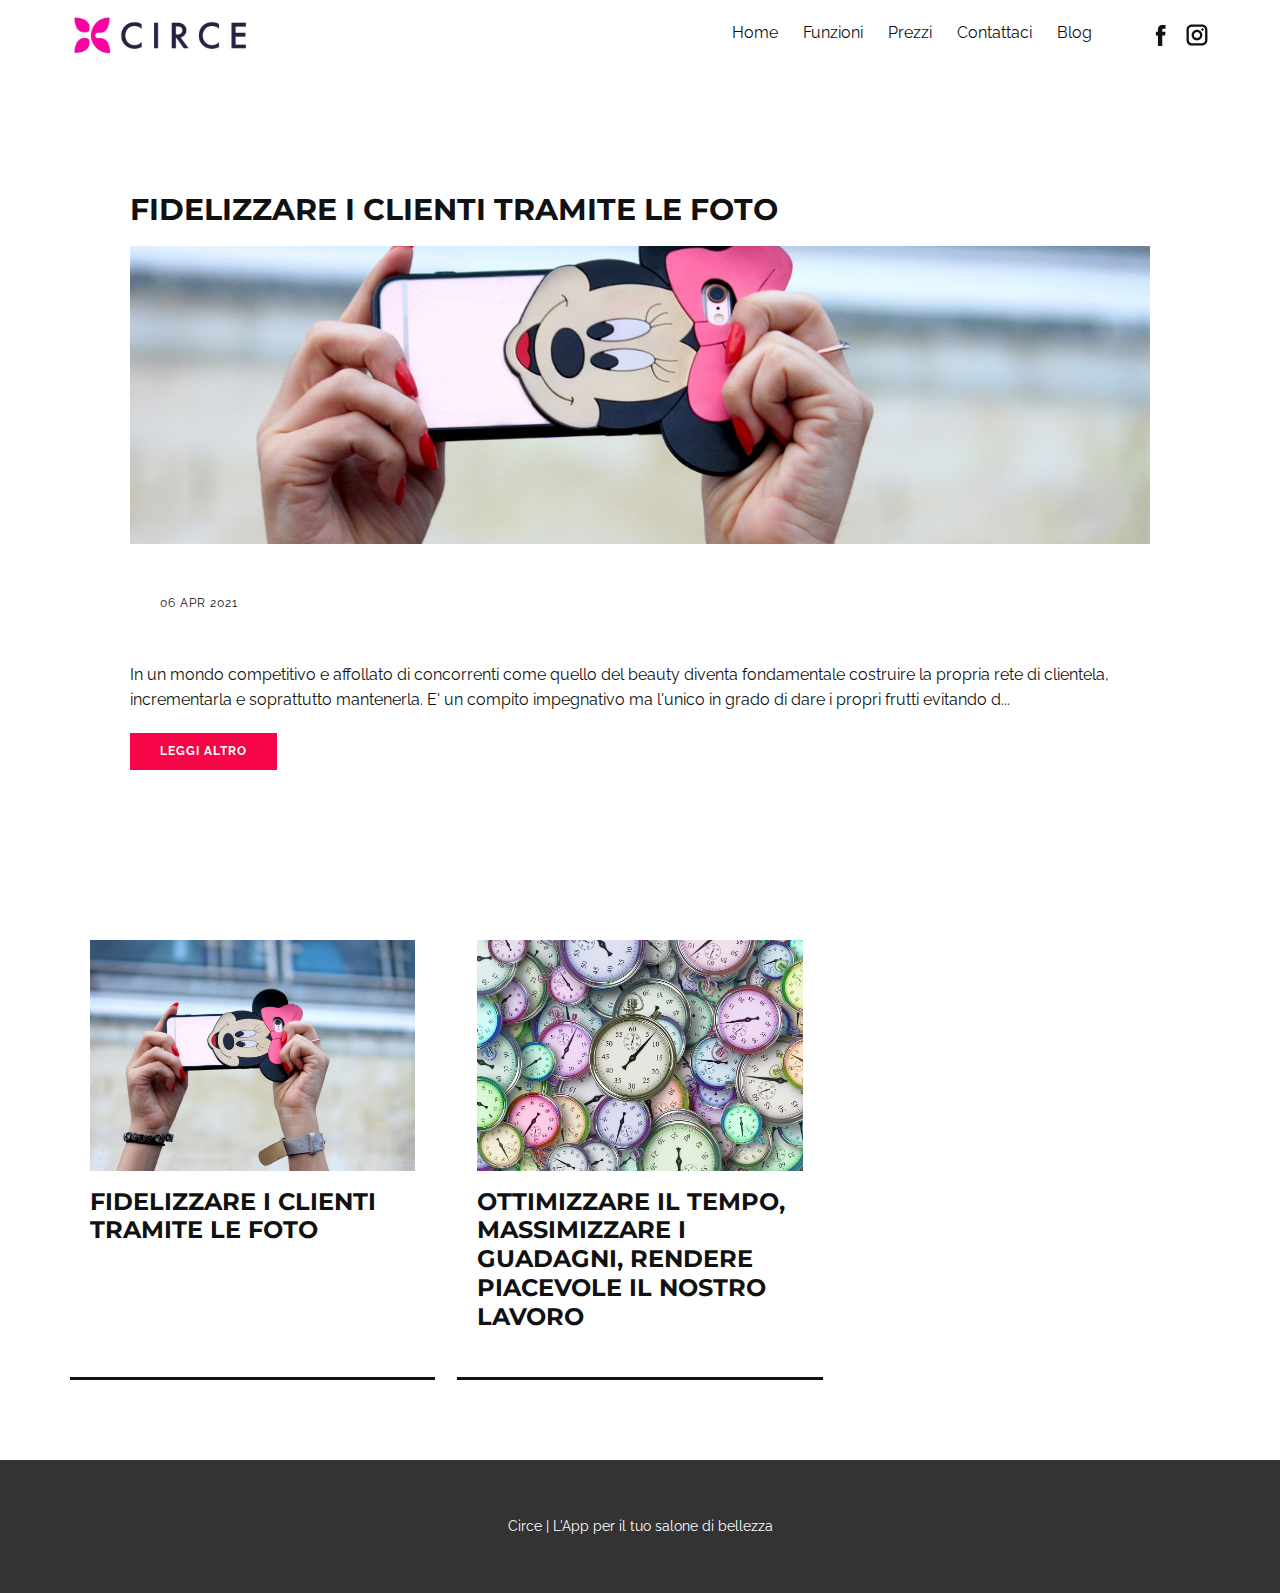
<file: html/blog.html>
<!DOCTYPE html>
<html style="font-size: 16px;" lang="it-IT"><head>
    <meta name="viewport" content="width=device-width, initial-scale=1.0">
    <meta charset="utf-8">
    <meta name="keywords" content="Demo, dimostrazione, versione dimostrativa, acquisto, acquista, prezzo, comprare Circe, acquisto app per smartphone, acquisto gestionale">
    <meta name="description" content="Circe è un'app per smartphone, tablet e computer per la gestione di saloni di bellezza, centri estetici parrucchieri, parrucchiere, onicotecnica. E' disponibile una versione dimostrativa, demo, gratuita. Per acquistare Circe scrivere qui.">
    <title>Circe | Blog, tecniche e consigli per il tuo salone di bellezza</title>

    <link rel="stylesheet" href="nicepage.css" media="screen">
<link rel="stylesheet" href="blog.css" media="screen">
    <script class="u-script" type="text/javascript" src="jquery.js" defer=""></script>
    <script class="u-script" type="text/javascript" src="nicepage.js" defer=""></script>
    <meta name="generator" content="Nicepage 6.7.6, nicepage.com">
    <link rel="icon" href="images/favicon.png">
    <link id="u-theme-google-font" rel="stylesheet" href="https://fonts.googleapis.com/css?family=Montserrat:100,100i,200,200i,300,300i,400,400i,500,500i,600,600i,700,700i,800,800i,900,900i|Raleway:100,100i,200,200i,300,300i,400,400i,500,500i,600,600i,700,700i,800,800i,900,900i">
    
    
    
    <script type="application/ld+json">{
		"@context": "http://schema.org",
		"@type": "Organization",
		"name": "Circe",
		"logo": "images/login-logo1.jpg",
		"sameAs": [
				"https://facebook.com/circebellezza",
				"https://www.instagram.com/circebellezza/"
		]
}</script>
    <meta name="theme-color" content="#43005d">
    <meta property="og:title" content="Circe | Blog, tecniche e consigli per il tuo salone di bellezza">
    <meta property="og:description" content="Circe è un'app per smartphone, tablet e computer per la gestione di saloni di bellezza, centri estetici parrucchieri, parrucchiere, onicotecnica. E' disponibile una versione dimostrativa, demo, gratuita. Per acquistare Circe scrivere qui.">
    <meta property="og:type" content="website">
  <script async="" src="https://www.googletagmanager.com/gtag/js?id=G-L7FVZ8JN7Q"></script>
<script>
  window.dataLayer = window.dataLayer || [];
  function gtag(){dataLayer.push(arguments);}
  gtag('js', new Date());

  gtag('config', 'G-L7FVZ8JN7Q');
</script><meta data-intl-tel-input-cdn-path="intlTelInput/"></head>
  <body data-path-to-root="./" data-include-products="false" class="u-body u-xl-mode" data-lang="it"><header class="u-align-center-sm u-align-center-xs u-clearfix u-header u-header" id="sec-4b2e"><div class="u-clearfix u-sheet u-sheet-1">
        <a href="home.html" class="u-image u-logo u-image-1" data-image-width="500" data-image-height="200" title="Home">
          <img src="images/login-logo1.jpg" class="u-logo-image u-logo-image-1" data-image-width="180.8889">
        </a>
        <div class="u-social-icons u-spacing-10 u-social-icons-1">
          <a class="u-social-url" target="_blank" href="https://facebook.com/circebellezza"><span class="u-icon u-icon-circle u-social-facebook u-social-icon u-icon-1"><svg class="u-svg-link" preserveAspectRatio="xMidYMin slice" viewBox="0 0 112 112" style=""><use xmlns:xlink="http://www.w3.org/1999/xlink" xlink:href="#svg-3016"></use></svg><svg xmlns="http://www.w3.org/2000/svg" xmlns:xlink="http://www.w3.org/1999/xlink" version="1.1" xml:space="preserve" class="u-svg-content" viewBox="0 0 112 112" x="0px" y="0px" id="svg-3016"><path d="M75.5,28.8H65.4c-1.5,0-4,0.9-4,4.3v9.4h13.9l-1.5,15.8H61.4v45.1H42.8V58.3h-8.8V42.4h8.8V32.2 c0-7.4,3.4-18.8,18.8-18.8h13.8v15.4H75.5z"></path></svg></span>
          </a>
          <a class="u-social-url" target="_blank" href="https://www.instagram.com/circebellezza/"><span class="u-icon u-icon-circle u-social-icon u-social-instagram u-icon-2"><svg class="u-svg-link" preserveAspectRatio="xMidYMin slice" viewBox="0 0 112 112" style=""><use xmlns:xlink="http://www.w3.org/1999/xlink" xlink:href="#svg-9788"></use></svg><svg xmlns="http://www.w3.org/2000/svg" xmlns:xlink="http://www.w3.org/1999/xlink" version="1.1" xml:space="preserve" class="u-svg-content" viewBox="0 0 112 112" x="0px" y="0px" id="svg-9788"><path d="M55.9,32.9c-12.8,0-23.2,10.4-23.2,23.2s10.4,23.2,23.2,23.2s23.2-10.4,23.2-23.2S68.7,32.9,55.9,32.9z M55.9,69.4c-7.4,0-13.3-6-13.3-13.3c-0.1-7.4,6-13.3,13.3-13.3s13.3,6,13.3,13.3C69.3,63.5,63.3,69.4,55.9,69.4z"></path><path d="M79.7,26.8c-3,0-5.4,2.5-5.4,5.4s2.5,5.4,5.4,5.4c3,0,5.4-2.5,5.4-5.4S82.7,26.8,79.7,26.8z"></path><path d="M78.2,11H33.5C21,11,10.8,21.3,10.8,33.7v44.7c0,12.6,10.2,22.8,22.7,22.8h44.7c12.6,0,22.7-10.2,22.7-22.7 V33.7C100.8,21.1,90.6,11,78.2,11z M91,78.4c0,7.1-5.8,12.8-12.8,12.8H33.5c-7.1,0-12.8-5.8-12.8-12.8V33.7 c0-7.1,5.8-12.8,12.8-12.8h44.7c7.1,0,12.8,5.8,12.8,12.8V78.4z"></path></svg></span>
          </a>
        </div>
        <nav class="u-align-left u-menu u-menu-dropdown u-offcanvas u-menu-1">
          <div class="menu-collapse" style="font-size: 1rem;">
            <a class="u-button-style u-nav-link" href="#">
              <svg class="u-svg-link" preserveAspectRatio="xMidYMin slice" viewBox="0 0 302 302" style=""><use xmlns:xlink="http://www.w3.org/1999/xlink" xlink:href="#svg-8a8f"></use></svg>
              <svg xmlns="http://www.w3.org/2000/svg" xmlns:xlink="http://www.w3.org/1999/xlink" version="1.1" id="svg-8a8f" x="0px" y="0px" viewBox="0 0 302 302" style="enable-background:new 0 0 302 302;" xml:space="preserve" class="u-svg-content"><g><rect y="36" width="302" height="30"></rect><rect y="236" width="302" height="30"></rect><rect y="136" width="302" height="30"></rect>
</g><g></g><g></g><g></g><g></g><g></g><g></g><g></g><g></g><g></g><g></g><g></g><g></g><g></g><g></g><g></g></svg>
            </a>
          </div>
          <div class="u-custom-menu u-nav-container">
            <ul class="u-nav u-spacing-25 u-unstyled u-nav-1"><li class="u-nav-item"><a class="u-button-style u-nav-link" href="home.html" style="padding: 8px 0px;">Home</a>
</li><li class="u-nav-item"><a class="u-button-style u-nav-link" style="padding: 8px 0px;">Funzioni</a><div class="u-nav-popup"><ul class="u-h-spacing-20 u-nav u-unstyled u-v-spacing-10 u-nav-2"><li class="u-nav-item"><a class="u-button-style u-nav-link u-white" href="agenda.html">Agenda</a>
</li><li class="u-nav-item"><a class="u-button-style u-nav-link u-white" href="magazzino.html">Magazzino</a>
</li><li class="u-nav-item"><a class="u-button-style u-nav-link u-white" href="spese.html">Spese</a>
</li></ul>
</div>
</li><li class="u-nav-item"><a class="u-button-style u-nav-link" href="prezzi.html" style="padding: 8px 0px;">Prezzi</a>
</li><li class="u-nav-item"><a class="u-button-style u-nav-link" href="contattaci.html" style="padding: 8px 0px;">Contattaci</a>
</li><li class="u-nav-item"><a class="u-button-style u-nav-link" href="blog.html" style="padding: 8px 0px;">Blog</a>
</li></ul>
          </div>
          <div class="u-custom-menu u-nav-container-collapse">
            <div class="u-align-center u-black u-container-style u-inner-container-layout u-opacity u-opacity-95 u-sidenav">
              <div class="u-inner-container-layout u-sidenav-overflow">
                <div class="u-menu-close u-menu-close-1"></div>
                <ul class="u-align-center u-nav u-popupmenu-items u-unstyled u-nav-3"><li class="u-nav-item"><a class="u-button-style u-nav-link" href="home.html">Home</a>
</li><li class="u-nav-item"><a class="u-button-style u-nav-link">Funzioni</a><div class="u-nav-popup"><ul class="u-h-spacing-20 u-nav u-unstyled u-v-spacing-10 u-nav-4"><li class="u-nav-item"><a class="u-button-style u-nav-link" href="agenda.html">Agenda</a>
</li><li class="u-nav-item"><a class="u-button-style u-nav-link" href="magazzino.html">Magazzino</a>
</li><li class="u-nav-item"><a class="u-button-style u-nav-link" href="spese.html">Spese</a>
</li></ul>
</div>
</li><li class="u-nav-item"><a class="u-button-style u-nav-link" href="prezzi.html">Prezzi</a>
</li><li class="u-nav-item"><a class="u-button-style u-nav-link" href="contattaci.html">Contattaci</a>
</li><li class="u-nav-item"><a class="u-button-style u-nav-link" href="blog.html">Blog</a>
</li></ul>
              </div>
            </div>
            <div class="u-black u-menu-overlay u-opacity u-opacity-70"></div>
          </div>
        </nav>
      </div></header> 
    <section class="u-clearfix u-section-1" id="carousel_e025">
      <div class="u-clearfix u-sheet u-sheet-1"><!--blog--><!--blog_options_json--><!--{"type":"Recent","source":"","tags":"","count":""}--><!--/blog_options_json-->
        <div class="u-blog u-expanded-width u-blog-1">
          <div class="u-repeater u-repeater-1"><!--blog_post-->
            <div class="u-blog-post u-container-style u-repeater-item u-repeater-item-1">
              <div class="u-container-layout u-similar-container u-valign-middle u-container-layout-1"><!--blog_post_header-->
                <h3 class="u-blog-control u-text u-text-1">
                  <a class="u-post-header-link" href="blog/fidelizzare-i-clienti-tramite-le-foto.html">Fidelizzare i clienti tramite le foto</a>
                </h3><!--/blog_post_header-->
                <a class="u-post-header-link" href="blog/fidelizzare-i-clienti-tramite-le-foto.html"><!--blog_post_image-->
                  <img alt="" class="u-blog-control u-expanded-width u-image u-image-default u-image-1" src="images/2b882c5ae44817722fc97ba71c282366d187160f4b6811bdcd9360854e2a2e18ae674a5fa2ea4a74b0e9d71877034fc6590a761e6adea93e5c6912_1280.jpg"><!--/blog_post_image-->
                </a><!--blog_post_metadata-->
                <div class="u-blog-control u-metadata u-metadata-1"><!--blog_post_metadata_date-->
                  <span class="u-meta-date u-meta-icon">06 apr 2021</span><!--/blog_post_metadata_date-->
                </div><!--/blog_post_metadata--><!--blog_post_content-->
                <div class="u-blog-control u-post-content u-text u-text-2 fr-view">In un mondo competitivo e affollato di concorrenti come quello del beauty diventa fondamentale costruire la propria rete di clientela, incrementarla e soprattutto mantenerla. E' un compito impegnativo ma l'unico in grado di dare i propri frutti evitando d...</div><!--/blog_post_content--><!--blog_post_readmore-->
                <a href="blog/fidelizzare-i-clienti-tramite-le-foto.html" class="u-blog-control u-btn u-button-style u-btn-1"><!--blog_post_readmore_content--><!--options_json--><!--{"content":"Leggi Altro","defaultValue":"Leggi Tutto"}--><!--/options_json-->Leggi Altro<!--/blog_post_readmore_content--></a><!--/blog_post_readmore-->
              </div>
            </div><!--/blog_post-->
          </div>
        </div><!--/blog--><!--blog--><!--blog_options_json--><!--{"type":"Recent","source":"","tags":"","count":""}--><!--/blog_options_json-->
        <div class="u-blog u-expanded-width-lg u-expanded-width-md u-expanded-width-sm u-expanded-width-xs u-blog-2">
          <div class="u-repeater u-repeater-2"><!--blog_post-->
            <div class="u-align-left u-blog-post u-container-style u-repeater-item u-video-cover u-repeater-item-2">
              <div class="u-container-layout u-similar-container u-container-layout-2">
                <a class="u-post-header-link" href="blog/fidelizzare-i-clienti-tramite-le-foto.html"><!--blog_post_image-->
                  <img alt="" class="u-blog-control u-expanded-width u-image u-image-default u-image-2" src="images/2b882c5ae44817722fc97ba71c282366d187160f4b6811bdcd9360854e2a2e18ae674a5fa2ea4a74b0e9d71877034fc6590a761e6adea93e5c6912_1280.jpg"><!--/blog_post_image-->
                </a><!--blog_post_header-->
                <h4 class="u-blog-control u-text u-text-3">
                  <a class="u-post-header-link" href="blog/fidelizzare-i-clienti-tramite-le-foto.html">Fidelizzare i clienti tramite le foto</a>
                </h4><!--/blog_post_header--><!--blog_post_metadata-->
                <div class="u-blog-control u-metadata u-text-grey-30 u-metadata-2"><!--blog_post_metadata_category-->
                  <!--/blog_post_metadata_category-->
                </div><!--/blog_post_metadata-->
              </div>
            </div><div class="u-align-left u-blog-post u-container-style u-repeater-item u-video-cover u-repeater-item-3">
              <div class="u-container-layout u-similar-container u-container-layout-3">
                <a class="u-post-header-link" href="blog/ottimizzare-il-tempo-massimizzare-i-guadagni-rendere-piacevole-il-nostro-lavoro.html"><!--blog_post_image-->
                  <img alt="" class="u-blog-control u-expanded-width u-image u-image-default u-image-3" src="images/1601994a0b6789954969dabab8c7c79d55d9038509a7d8410722501115ef388d689c4e31dc161442180c603a2c7050cf4652a516d190f0a5c60e24_1280.jpg"><!--/blog_post_image-->
                </a><!--blog_post_header-->
                <h4 class="u-blog-control u-text u-text-4">
                  <a class="u-post-header-link" href="blog/ottimizzare-il-tempo-massimizzare-i-guadagni-rendere-piacevole-il-nostro-lavoro.html">Ottimizzare il tempo, massimizzare i guadagni, rendere piacevole il nostro lavoro</a>
                </h4><!--/blog_post_header--><!--blog_post_metadata-->
                <div class="u-blog-control u-metadata u-text-grey-30 u-metadata-3"><!--blog_post_metadata_category-->
                  <!--/blog_post_metadata_category-->
                </div><!--/blog_post_metadata-->
              </div>
            </div><!--/blog_post--><!--blog_post-->
            <!--/blog_post-->
          </div>
        </div><!--/blog-->
      </div>
    </section>
    
    
    
    <footer class="u-clearfix u-footer u-grey-80" id="sec-5b53"><div class="u-clearfix u-sheet u-sheet-1">
        <div class="u-align-center u-container-style u-group u-group-1">
          <div class="u-container-layout u-valign-middle u-container-layout-1">
            <p class="u-small-text u-text u-text-variant u-text-1">Circe | L'App per il tuo salone di bellezza</p>
          </div>
        </div>
      </div></footer>
  
</body></html>
</file>
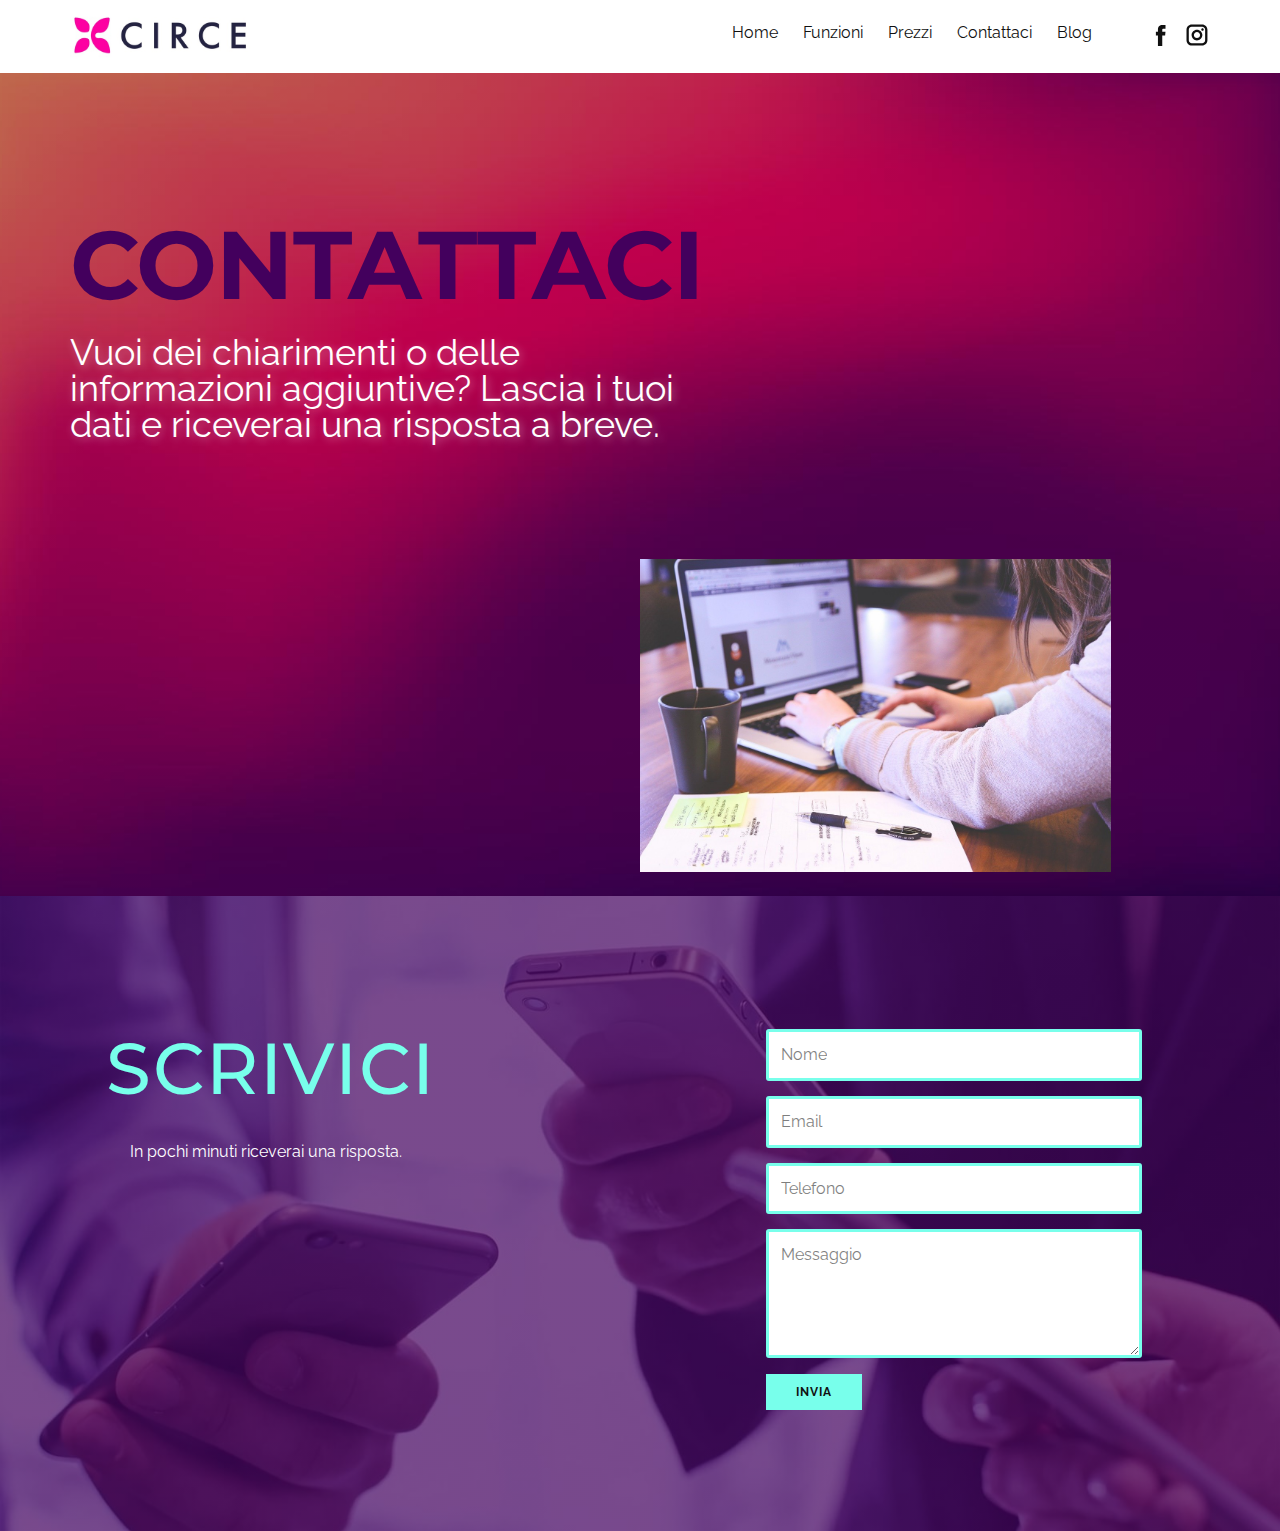
<file: html/contattaci.html>
<!DOCTYPE html>
<html style="font-size: 16px;" lang="it-IT"><head>
    <meta name="viewport" content="width=device-width, initial-scale=1.0">
    <meta charset="utf-8">
    <meta name="keywords" content="Demo, dimostrazione, versione dimostrativa, acquisto, acquista, prezzo, comprare Circe, acquisto app per smartphone, acquisto gestionale">
    <meta name="description" content="Circe è un'app per smartphone, tablet e computer per la gestione di saloni di bellezza, centri estetici parrucchieri, parrucchiere, onicotecnica. E' disponibile una versione dimostrativa, demo, gratuita. Per acquistare Circe scrivere qui.">
    <title>Circe | Richiedi una dimostrazione gratuita, gratis. Acquista Circe.</title>

    <link rel="stylesheet" href="nicepage.css" media="screen">
<link rel="stylesheet" href="contattaci.css" media="screen">
    <script class="u-script" type="text/javascript" src="jquery.js" defer=""></script>
    <script class="u-script" type="text/javascript" src="nicepage.js" defer=""></script>
    <meta name="generator" content="Nicepage 6.7.6, nicepage.com">
    <link rel="icon" href="images/favicon.png">
    <link id="u-theme-google-font" rel="stylesheet" href="https://fonts.googleapis.com/css?family=Montserrat:100,100i,200,200i,300,300i,400,400i,500,500i,600,600i,700,700i,800,800i,900,900i|Raleway:100,100i,200,200i,300,300i,400,400i,500,500i,600,600i,700,700i,800,800i,900,900i">
    
    
    
    
    <script type="application/ld+json">{
		"@context": "http://schema.org",
		"@type": "Organization",
		"name": "Circe",
		"logo": "images/login-logo1.jpg",
		"sameAs": [
				"https://facebook.com/circebellezza",
				"https://www.instagram.com/circebellezza/"
		]
}</script>
    <meta name="theme-color" content="#43005d">
    <meta property="og:title" content="Circe | Richiedi una dimostrazione gratuita, gratis. Acquista Circe.">
    <meta property="og:description" content="Circe è un'app per smartphone, tablet e computer per la gestione di saloni di bellezza, centri estetici parrucchieri, parrucchiere, onicotecnica. E' disponibile una versione dimostrativa, demo, gratuita. Per acquistare Circe scrivere qui.">
    <meta property="og:type" content="website">
  <script async="" src="https://www.googletagmanager.com/gtag/js?id=G-L7FVZ8JN7Q"></script>
<script>
  window.dataLayer = window.dataLayer || [];
  function gtag(){dataLayer.push(arguments);}
  gtag('js', new Date());

  gtag('config', 'G-L7FVZ8JN7Q');
</script><script>
    function gdprConfirmed() {
        return true;
    }
    function dynamicLoadScript(src) {
        var script = document.createElement('script');
        script.src = src && typeof src === 'string' ? src : 'https://www.google.com/recaptcha/api.js?render=6Ld9toMaAAAAABjUBUhDhUX5kzIdtFgD9wQYVhph';
        script.async = true;
        document.body.appendChild(script);
        script.onload = function() {
            let event = new CustomEvent("recaptchaLoaded");
            document.dispatchEvent(event);
        };
    }
    document.addEventListener('DOMContentLoaded', function () {
        var confirmButton = document.querySelector('.u-cookies-consent .u-button-confirm');
        if (confirmButton) {
            confirmButton.onclick = dynamicLoadScript;
        }
    });
    </script>
    <script>
        document.addEventListener("DOMContentLoaded", function(){
            if (!gdprConfirmed()) {
                return;
            }
            dynamicLoadScript();
        });
    </script>
    <script>
        document.addEventListener("recaptchaLoaded", function() {
            if (!gdprConfirmed()) {
                return;
            }
            (function (grecaptcha, sitekey, actions) {
                var recaptcha = {
                    execute: function (action, submitFormCb) {
                        try {
                            grecaptcha.execute(
                                sitekey,
                                {action: action}
                            ).then(function (token) {
                                var forms = document.getElementsByTagName('form');

                                for (var i = 0; i < forms.length; i++) {
                                    var fields = forms[i].getElementsByTagName('input');

                                    for (var j = 0; j < fields.length; j++) {
                                        var field = fields[j];

                                        if ('recaptchaResponse' === field.getAttribute('name')) {
                                            field.setAttribute('value', token);
                                            break;
                                        }
                                    }
                                }
                                submitFormCb();
                            });
                        } catch (e) {
                            var formError = document.querySelector('.u-form-send-error');

                            if (formError) {
                                formError.innerText = 'Errore per il proprietario del sito: ' + e.message.replace(/:[\s\S]*/, '');
                                formError.style.display = 'block';
                            }
                        }
                    },

                    executeContact: function (submitFormCb) {
                        recaptcha.execute(actions['contact'], submitFormCb);
                    }
                };

                window.recaptchaObject = recaptcha;
            })(
                grecaptcha,
                
                '6Ld9toMaAAAAABjUBUhDhUX5kzIdtFgD9wQYVhph',
                {'contact': 'contact'}
            );
        });
    </script>
<meta data-intl-tel-input-cdn-path="intlTelInput/"></head>
  <body data-path-to-root="./" data-include-products="false" class="u-body u-xl-mode" data-lang="it"><header class="u-align-center-sm u-align-center-xs u-clearfix u-header u-header" id="sec-4b2e"><div class="u-clearfix u-sheet u-sheet-1">
        <a href="home.html" class="u-image u-logo u-image-1" data-image-width="500" data-image-height="200" title="Home">
          <img src="images/login-logo1.jpg" class="u-logo-image u-logo-image-1" data-image-width="180.8889">
        </a>
        <div class="u-social-icons u-spacing-10 u-social-icons-1">
          <a class="u-social-url" target="_blank" href="https://facebook.com/circebellezza"><span class="u-icon u-icon-circle u-social-facebook u-social-icon u-icon-1"><svg class="u-svg-link" preserveAspectRatio="xMidYMin slice" viewBox="0 0 112 112" style=""><use xmlns:xlink="http://www.w3.org/1999/xlink" xlink:href="#svg-3016"></use></svg><svg xmlns="http://www.w3.org/2000/svg" xmlns:xlink="http://www.w3.org/1999/xlink" version="1.1" xml:space="preserve" class="u-svg-content" viewBox="0 0 112 112" x="0px" y="0px" id="svg-3016"><path d="M75.5,28.8H65.4c-1.5,0-4,0.9-4,4.3v9.4h13.9l-1.5,15.8H61.4v45.1H42.8V58.3h-8.8V42.4h8.8V32.2 c0-7.4,3.4-18.8,18.8-18.8h13.8v15.4H75.5z"></path></svg></span>
          </a>
          <a class="u-social-url" target="_blank" href="https://www.instagram.com/circebellezza/"><span class="u-icon u-icon-circle u-social-icon u-social-instagram u-icon-2"><svg class="u-svg-link" preserveAspectRatio="xMidYMin slice" viewBox="0 0 112 112" style=""><use xmlns:xlink="http://www.w3.org/1999/xlink" xlink:href="#svg-9788"></use></svg><svg xmlns="http://www.w3.org/2000/svg" xmlns:xlink="http://www.w3.org/1999/xlink" version="1.1" xml:space="preserve" class="u-svg-content" viewBox="0 0 112 112" x="0px" y="0px" id="svg-9788"><path d="M55.9,32.9c-12.8,0-23.2,10.4-23.2,23.2s10.4,23.2,23.2,23.2s23.2-10.4,23.2-23.2S68.7,32.9,55.9,32.9z M55.9,69.4c-7.4,0-13.3-6-13.3-13.3c-0.1-7.4,6-13.3,13.3-13.3s13.3,6,13.3,13.3C69.3,63.5,63.3,69.4,55.9,69.4z"></path><path d="M79.7,26.8c-3,0-5.4,2.5-5.4,5.4s2.5,5.4,5.4,5.4c3,0,5.4-2.5,5.4-5.4S82.7,26.8,79.7,26.8z"></path><path d="M78.2,11H33.5C21,11,10.8,21.3,10.8,33.7v44.7c0,12.6,10.2,22.8,22.7,22.8h44.7c12.6,0,22.7-10.2,22.7-22.7 V33.7C100.8,21.1,90.6,11,78.2,11z M91,78.4c0,7.1-5.8,12.8-12.8,12.8H33.5c-7.1,0-12.8-5.8-12.8-12.8V33.7 c0-7.1,5.8-12.8,12.8-12.8h44.7c7.1,0,12.8,5.8,12.8,12.8V78.4z"></path></svg></span>
          </a>
        </div>
        <nav class="u-align-left u-menu u-menu-dropdown u-offcanvas u-menu-1">
          <div class="menu-collapse" style="font-size: 1rem;">
            <a class="u-button-style u-nav-link" href="#">
              <svg class="u-svg-link" preserveAspectRatio="xMidYMin slice" viewBox="0 0 302 302" style=""><use xmlns:xlink="http://www.w3.org/1999/xlink" xlink:href="#svg-8a8f"></use></svg>
              <svg xmlns="http://www.w3.org/2000/svg" xmlns:xlink="http://www.w3.org/1999/xlink" version="1.1" id="svg-8a8f" x="0px" y="0px" viewBox="0 0 302 302" style="enable-background:new 0 0 302 302;" xml:space="preserve" class="u-svg-content"><g><rect y="36" width="302" height="30"></rect><rect y="236" width="302" height="30"></rect><rect y="136" width="302" height="30"></rect>
</g><g></g><g></g><g></g><g></g><g></g><g></g><g></g><g></g><g></g><g></g><g></g><g></g><g></g><g></g><g></g></svg>
            </a>
          </div>
          <div class="u-custom-menu u-nav-container">
            <ul class="u-nav u-spacing-25 u-unstyled u-nav-1"><li class="u-nav-item"><a class="u-button-style u-nav-link" href="home.html" style="padding: 8px 0px;">Home</a>
</li><li class="u-nav-item"><a class="u-button-style u-nav-link" style="padding: 8px 0px;">Funzioni</a><div class="u-nav-popup"><ul class="u-h-spacing-20 u-nav u-unstyled u-v-spacing-10 u-nav-2"><li class="u-nav-item"><a class="u-button-style u-nav-link u-white" href="agenda.html">Agenda</a>
</li><li class="u-nav-item"><a class="u-button-style u-nav-link u-white" href="magazzino.html">Magazzino</a>
</li><li class="u-nav-item"><a class="u-button-style u-nav-link u-white" href="spese.html">Spese</a>
</li></ul>
</div>
</li><li class="u-nav-item"><a class="u-button-style u-nav-link" href="prezzi.html" style="padding: 8px 0px;">Prezzi</a>
</li><li class="u-nav-item"><a class="u-button-style u-nav-link" href="contattaci.html" style="padding: 8px 0px;">Contattaci</a>
</li><li class="u-nav-item"><a class="u-button-style u-nav-link" href="blog.html" style="padding: 8px 0px;">Blog</a>
</li></ul>
          </div>
          <div class="u-custom-menu u-nav-container-collapse">
            <div class="u-align-center u-black u-container-style u-inner-container-layout u-opacity u-opacity-95 u-sidenav">
              <div class="u-inner-container-layout u-sidenav-overflow">
                <div class="u-menu-close u-menu-close-1"></div>
                <ul class="u-align-center u-nav u-popupmenu-items u-unstyled u-nav-3"><li class="u-nav-item"><a class="u-button-style u-nav-link" href="home.html">Home</a>
</li><li class="u-nav-item"><a class="u-button-style u-nav-link">Funzioni</a><div class="u-nav-popup"><ul class="u-h-spacing-20 u-nav u-unstyled u-v-spacing-10 u-nav-4"><li class="u-nav-item"><a class="u-button-style u-nav-link" href="agenda.html">Agenda</a>
</li><li class="u-nav-item"><a class="u-button-style u-nav-link" href="magazzino.html">Magazzino</a>
</li><li class="u-nav-item"><a class="u-button-style u-nav-link" href="spese.html">Spese</a>
</li></ul>
</div>
</li><li class="u-nav-item"><a class="u-button-style u-nav-link" href="prezzi.html">Prezzi</a>
</li><li class="u-nav-item"><a class="u-button-style u-nav-link" href="contattaci.html">Contattaci</a>
</li><li class="u-nav-item"><a class="u-button-style u-nav-link" href="blog.html">Blog</a>
</li></ul>
              </div>
            </div>
            <div class="u-black u-menu-overlay u-opacity u-opacity-70"></div>
          </div>
        </nav>
      </div></header> 
    <section class="u-clearfix u-image u-shading u-section-1" src="" id="sec-ee08">
      <div class="u-clearfix u-sheet u-sheet-1">
        <div class="u-align-left u-container-style u-group u-shape-rectangle u-group-1">
          <div class="u-container-layout u-container-layout-1">
            <h1 class="u-text u-text-white u-title u-text-1">
              <font color="#43005d" style="">contattaci</font>
            </h1>
            <p class="u-large-text u-text u-text-variant u-text-2">Vuoi dei chiarimenti o delle informazioni aggiuntive? Lascia i tuoi dati e riceverai una risposta a breve.</p>
          </div>
        </div>
        <img src="images/5ee4dc4b4850b108f5d084609629317e113fdce15b4c704f742f7cd59248cd50_1280.jpg" alt="" class="u-image u-image-contain u-image-default u-image-1" data-image-width="1280" data-image-height="853">
      </div>
    </section>
    <section class="u-clearfix u-image u-shading u-section-2" src="" id="sec-8de5">
      <div class="u-clearfix u-sheet u-sheet-1">
        <div class="u-clearfix u-expanded-width u-gutter-0 u-layout-wrap u-layout-wrap-1">
          <div class="u-layout">
            <div class="u-layout-row">
              <div class="u-align-left u-container-style u-layout-cell u-left-cell u-size-33 u-layout-cell-1">
                <div class="u-container-layout u-container-layout-1" data-image-width="2000" data-image-height="1333">
                  <h1 class="u-heading-font u-text u-text-custom-color-1 u-title u-text-1">scrivici</h1>
                  <p class="u-large-text u-text u-text-variant u-text-2">In pochi minuti riceverai una risposta.</p>
                </div>
              </div>
              <div class="u-align-left u-container-style u-layout-cell u-right-cell u-size-27 u-layout-cell-2">
                <div class="u-container-layout u-valign-middle-lg u-valign-middle-sm u-valign-middle-xl u-valign-middle-xs" data-image-width="2000" data-image-height="1333">
                  <div class="u-align-left-md u-align-left-xs u-expanded-width-md u-expanded-width-xs u-form u-form-1">
                    <form action="request_info" method="post" class="u-block-2380-11 u-clearfix u-form-spacing-15 u-form-vertical u-inner-form" source="custom">
                      <div class="u-form-group u-form-name">
                        <label for="name-e2ba" class="u-form-control-hidden u-label"></label>
                        <input type="text" placeholder="Nome" id="name-e2ba" name="name" class="u-border-3 u-border-custom-color-1 u-input" required="">
                      </div>
                      <div class="u-form-email u-form-group">
                        <label for="email-e2ba" class="u-form-control-hidden u-label">Email</label>
                        <input type="email" placeholder="Email" id="email-e2ba" name="email" class="u-border-3 u-border-custom-color-1 u-input" required="">
                      </div>
                      <div class="u-form-group u-form-phone u-form-group-3">
                        <label for="phone-fa3b" class="u-form-control-hidden u-label">Telefono</label>
                        <input type="tel" pattern="\+?\d{0,3}[\s\(\-]?([0-9]{2,3})[\s\)\-]?([\s\-]?)([0-9]{3})[\s\-]?([0-9]{2})[\s\-]?([0-9]{2})" placeholder="Telefono" id="phone-fa3b" name="phone" class="u-border-3 u-border-custom-color-1 u-input">
                      </div>
                      <div class="u-form-group u-form-message">
                        <label for="message-e2ba" class="u-form-control-hidden u-label">Message</label>
                        <textarea placeholder="Messaggio" rows="4" cols="50" id="message-e2ba" name="message" class="u-border-3 u-border-custom-color-1 u-input" required=""></textarea>
                      </div>
                      <div class="u-form-group u-form-submit">
                        <a href="#" class="u-btn u-btn-submit u-button-style u-custom-color-1 u-btn-1">invia</a>
                        <input type="submit" value="submit" class="u-border-palette-2-base u-form-control-hidden">
                      </div>
                      <div class="u-form-send-message u-form-send-success u-green-400">Grazie! Il tuo messaggio è stato inviato. A breve riceverai un contatto.</div>
                      <div class="u-form-send-error u-form-send-message u-red-400">Messaggio non inviato. Si è verificato un errore.</div>
                      <input type="hidden" value="" name="recaptchaResponse">
                    </form>
                  </div>
                </div>
              </div>
            </div>
          </div>
        </div>
      </div>
    </section>
    
    
    
    
  
</body></html>
</file>
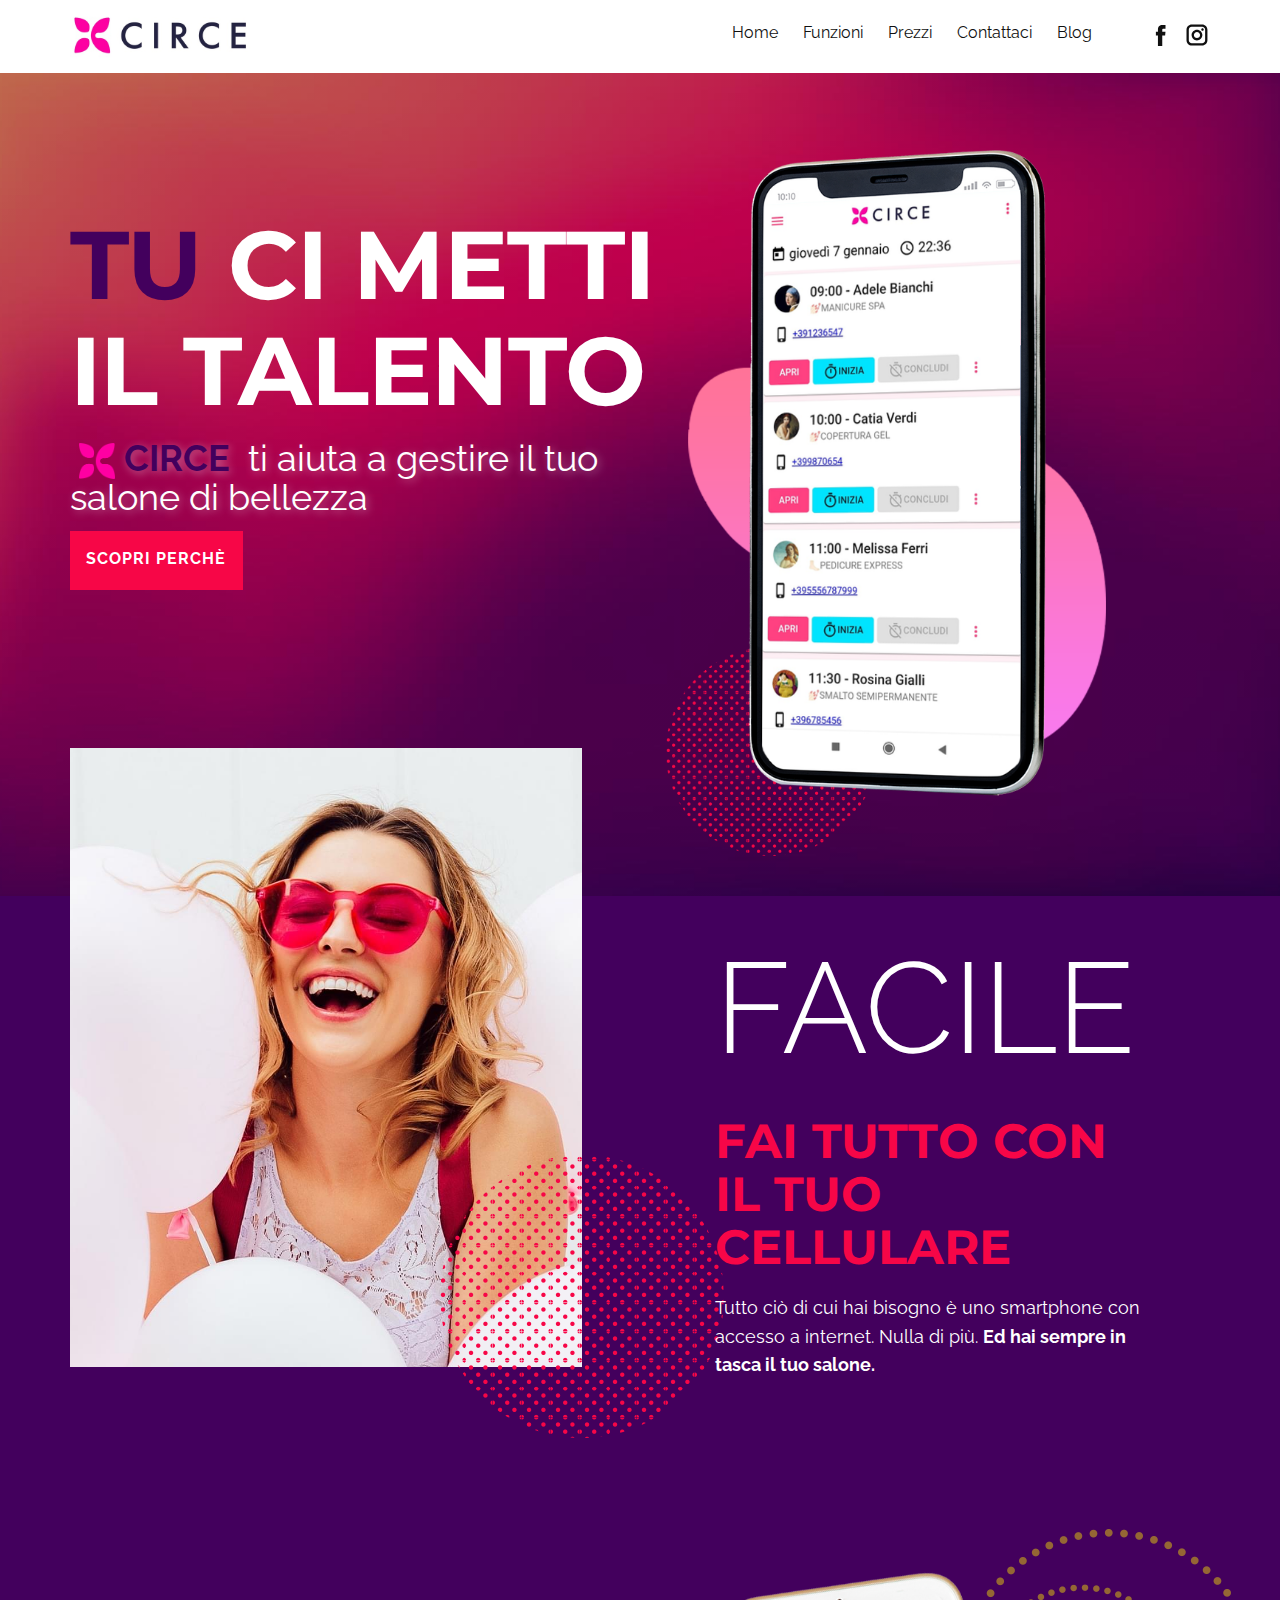
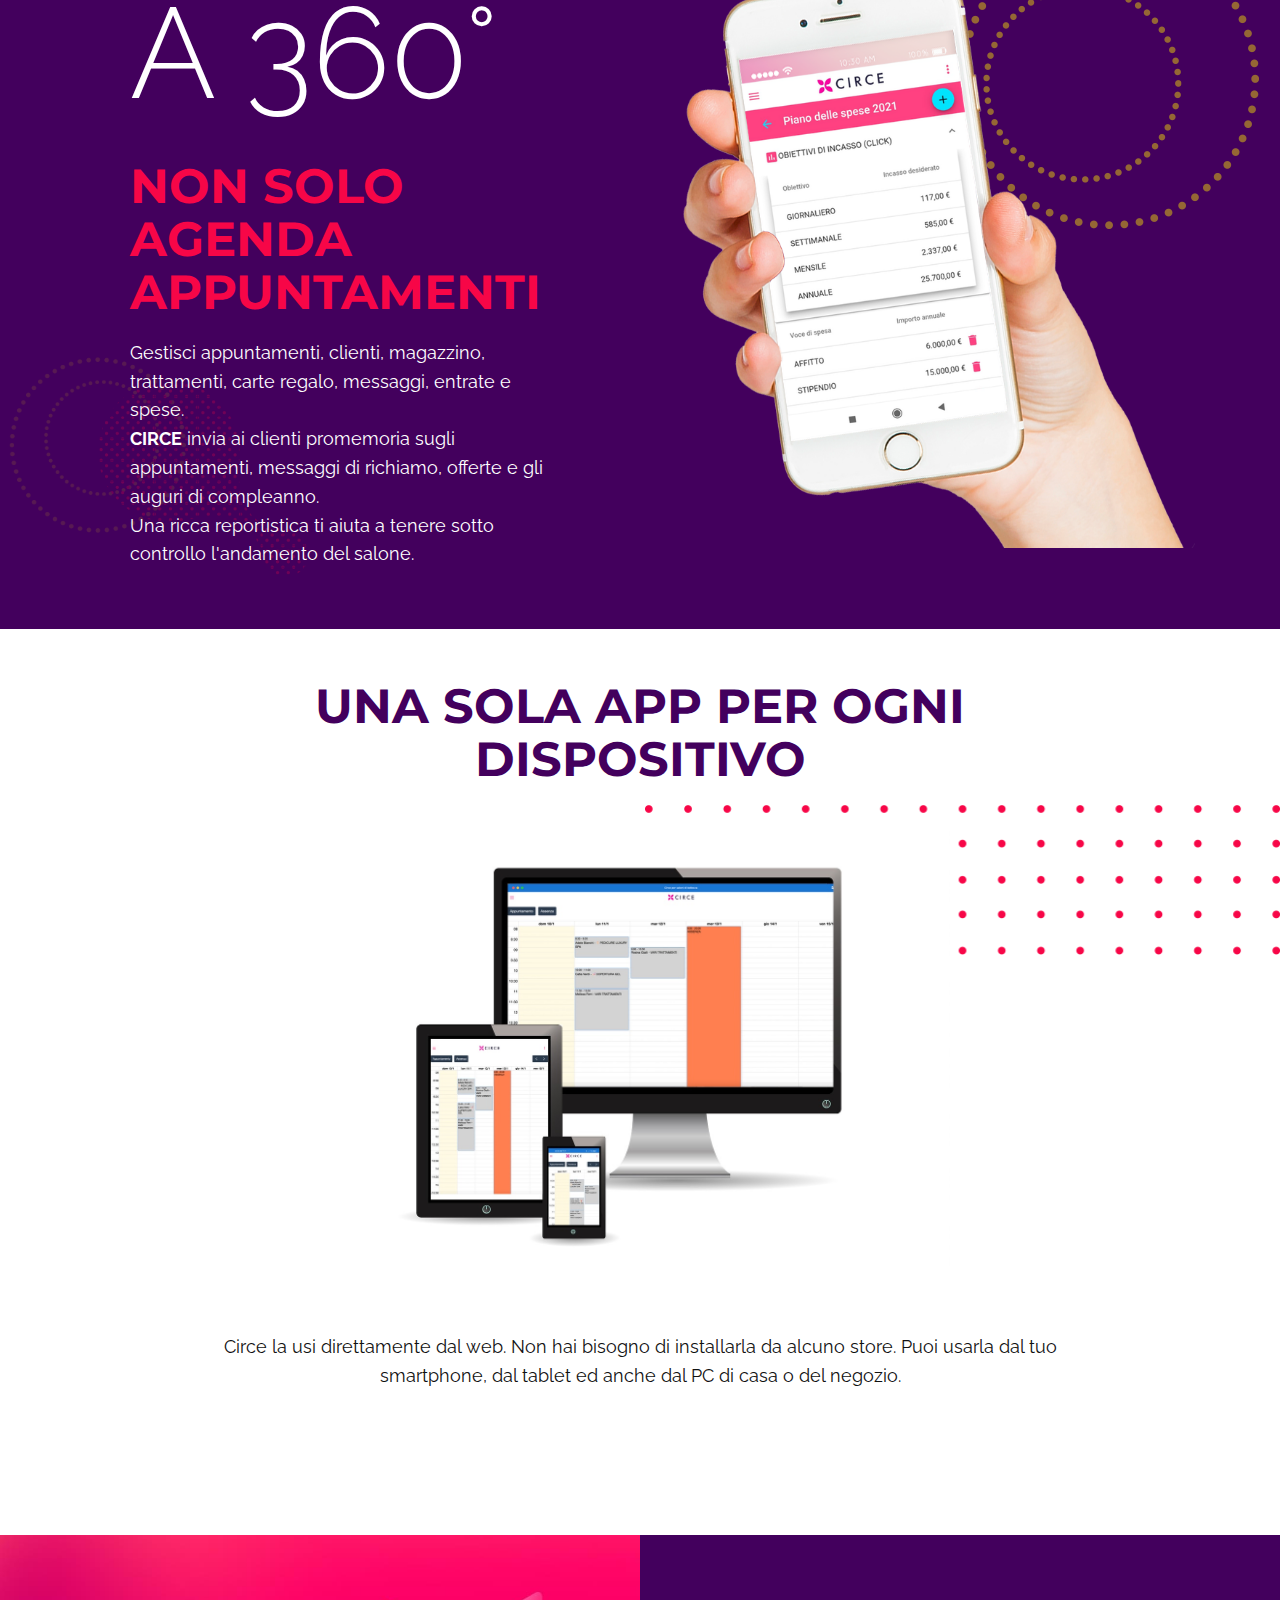
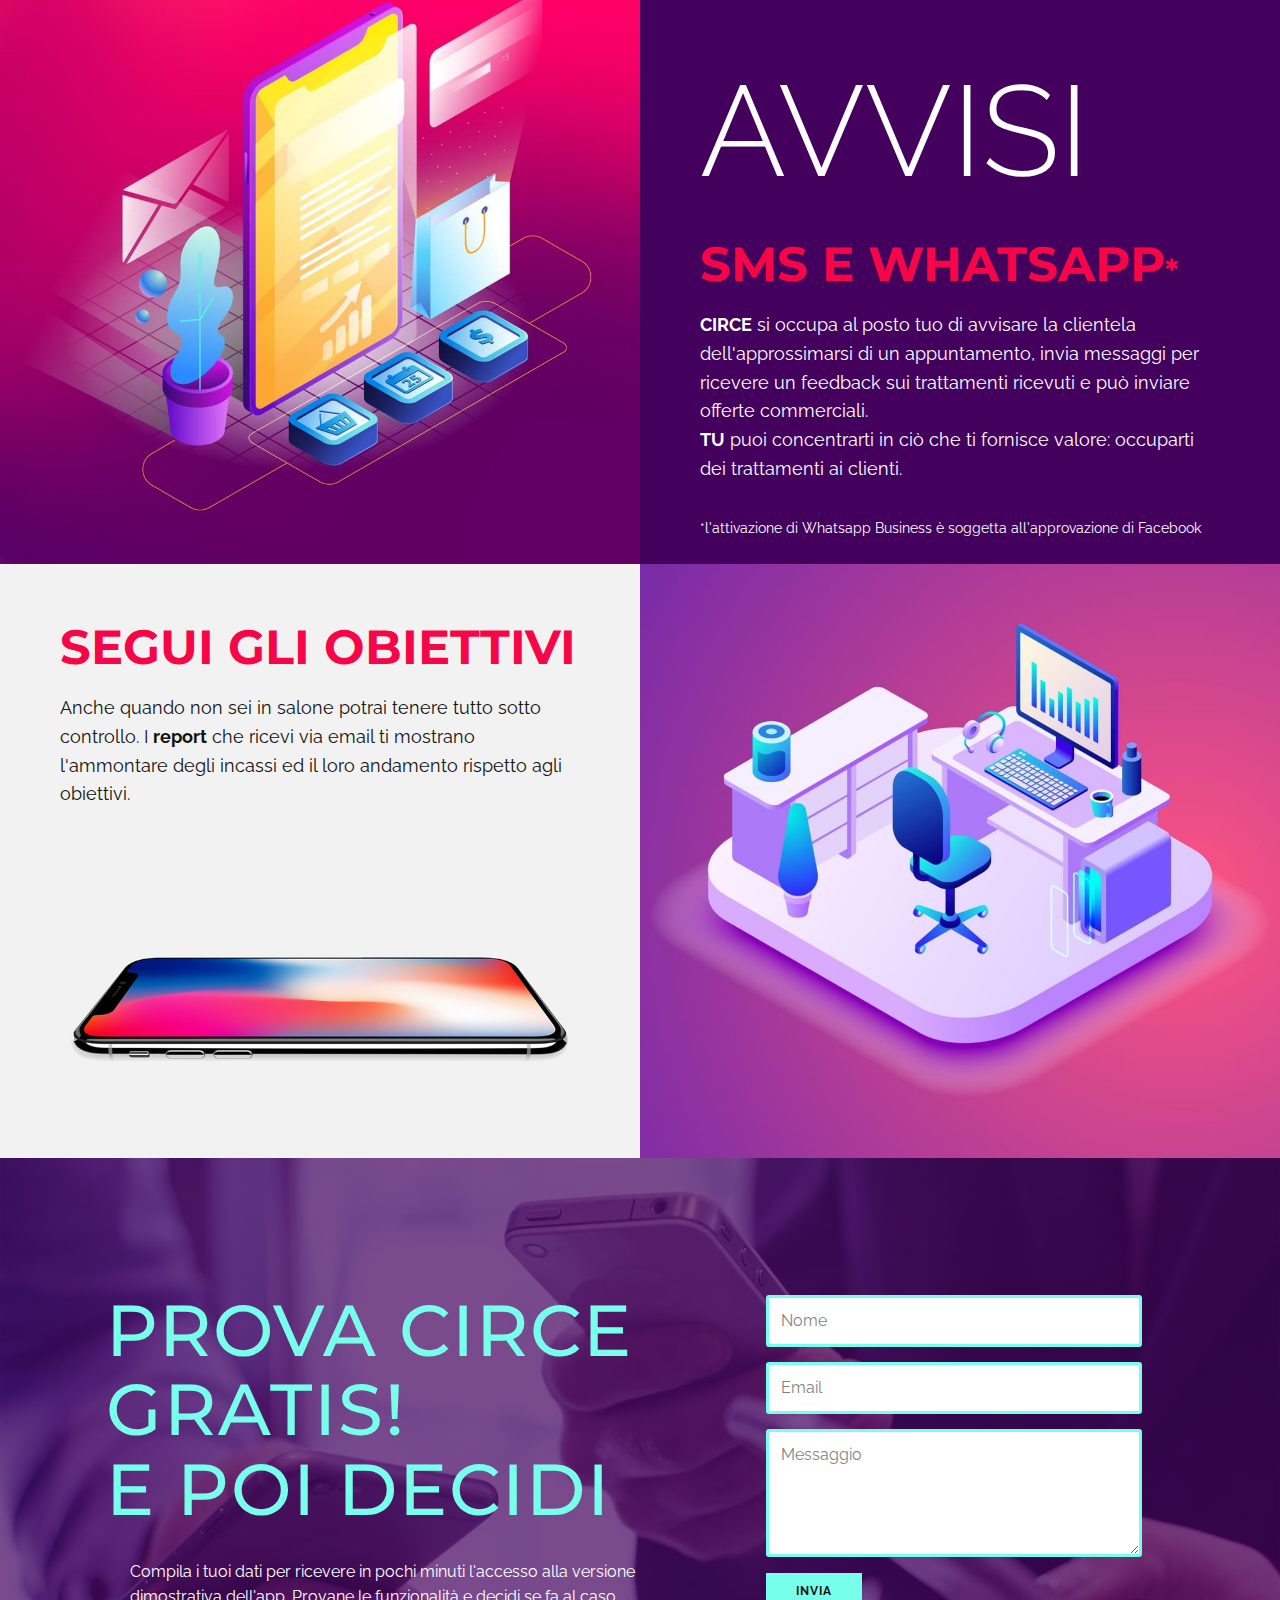
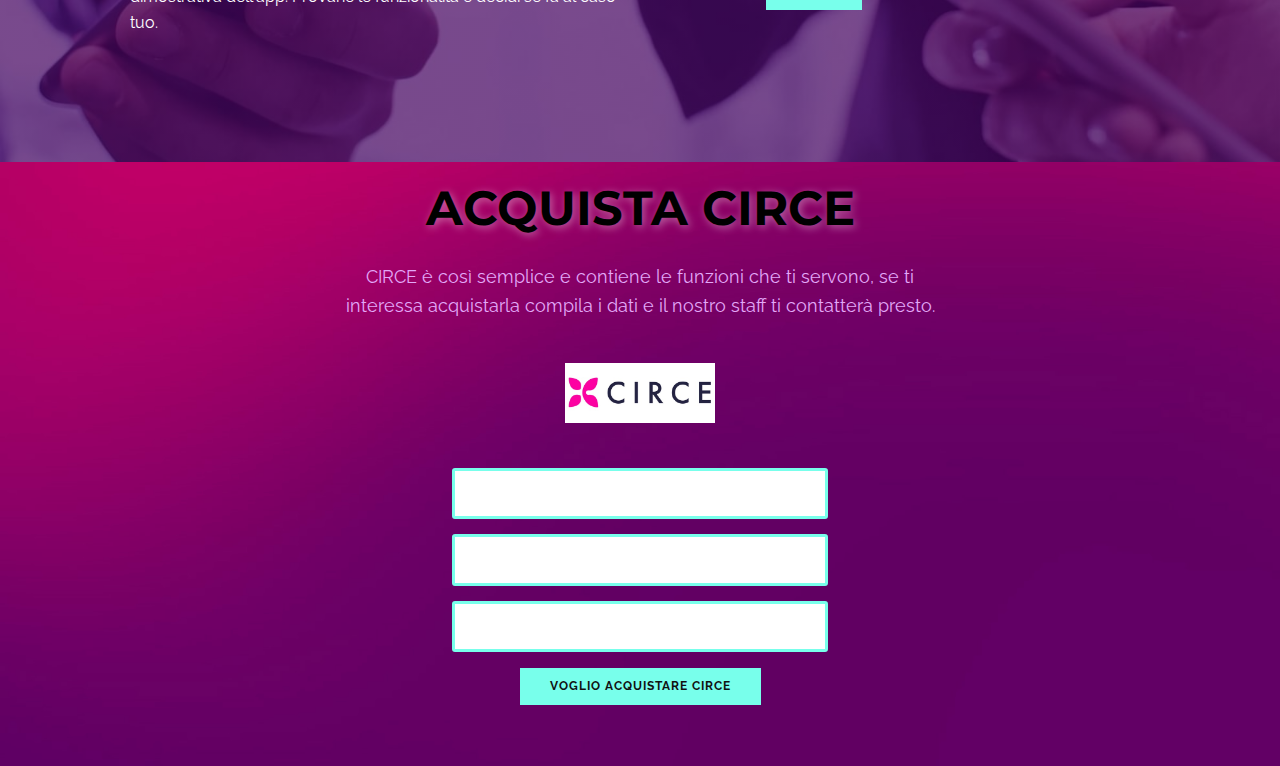
<file: html/home.html>
<!DOCTYPE html>
<html style="font-size: 16px;" lang="it-IT"><head>
    <meta name="viewport" content="width=device-width, initial-scale=1.0">
    <meta charset="utf-8">
    <meta name="keywords" content="Unghia, unghie, smalto per unghie, smalto semipermanente, salone di bellezza, gestionale salone di bellezza, applicazione per smartphone, manicure, pedicure, agenda, notifiche sms, notifiche whatsapp, parrucchiere, parrucchieri, onicotecnica, trattamenti di bellezza">
    <meta name="description" content="Circe è un'app per smartphone, tablet e computer per la gestione di saloni di bellezza, centri estetici, parrucchiere, parrucchieri, onicotecnica. Gestisce l'agenda degli appuntamenti, clienti, magazzino, trattamenti, entrate e spese, reportistica, messaggi sms e whatsapp.">
    <title>Circe | app per saloni di bellezza, centri estetici, parrucchieri</title>

    <link rel="stylesheet" href="nicepage.css" media="screen">
<link rel="stylesheet" href="home.css" media="screen">
    <script class="u-script" type="text/javascript" src="jquery.js" defer=""></script>
    <script class="u-script" type="text/javascript" src="nicepage.js" defer=""></script>
    <meta name="generator" content="Nicepage 6.7.6, nicepage.com">
    <link rel="icon" href="images/favicon.png">
    <link id="u-theme-google-font" rel="stylesheet" href="https://fonts.googleapis.com/css?family=Montserrat:100,100i,200,200i,300,300i,400,400i,500,500i,600,600i,700,700i,800,800i,900,900i|Raleway:100,100i,200,200i,300,300i,400,400i,500,500i,600,600i,700,700i,800,800i,900,900i">
    
    
    
    
    
    
    
    
    
    
    <script type="application/ld+json">{
		"@context": "http://schema.org",
		"@type": "Organization",
		"name": "Circe",
		"logo": "images/login-logo1.jpg",
		"sameAs": [
				"https://facebook.com/circebellezza",
				"https://www.instagram.com/circebellezza/"
		]
}</script>
    <meta name="theme-color" content="#43005d">
    <meta property="og:title" content="Circe | app per saloni di bellezza, centri estetici, parrucchieri">
    <meta property="og:description" content="Circe è un'app per smartphone, tablet e computer per la gestione di saloni di bellezza, centri estetici, parrucchiere, parrucchieri, onicotecnica. Gestisce l'agenda degli appuntamenti, clienti, magazzino, trattamenti, entrate e spese, reportistica, messaggi sms e whatsapp.">
    <meta property="og:type" content="website">
  <script async="" src="https://www.googletagmanager.com/gtag/js?id=G-L7FVZ8JN7Q"></script>
<script>
  window.dataLayer = window.dataLayer || [];
  function gtag(){dataLayer.push(arguments);}
  gtag('js', new Date());

  gtag('config', 'G-L7FVZ8JN7Q');
</script><script>
    function gdprConfirmed() {
        return true;
    }
    function dynamicLoadScript(src) {
        var script = document.createElement('script');
        script.src = src && typeof src === 'string' ? src : 'https://www.google.com/recaptcha/api.js?render=6Ld9toMaAAAAABjUBUhDhUX5kzIdtFgD9wQYVhph';
        script.async = true;
        document.body.appendChild(script);
        script.onload = function() {
            let event = new CustomEvent("recaptchaLoaded");
            document.dispatchEvent(event);
        };
    }
    document.addEventListener('DOMContentLoaded', function () {
        var confirmButton = document.querySelector('.u-cookies-consent .u-button-confirm');
        if (confirmButton) {
            confirmButton.onclick = dynamicLoadScript;
        }
    });
    </script>
    <script>
        document.addEventListener("DOMContentLoaded", function(){
            if (!gdprConfirmed()) {
                return;
            }
            dynamicLoadScript();
        });
    </script>
    <script>
        document.addEventListener("recaptchaLoaded", function() {
            if (!gdprConfirmed()) {
                return;
            }
            (function (grecaptcha, sitekey, actions) {
                var recaptcha = {
                    execute: function (action, submitFormCb) {
                        try {
                            grecaptcha.execute(
                                sitekey,
                                {action: action}
                            ).then(function (token) {
                                var forms = document.getElementsByTagName('form');

                                for (var i = 0; i < forms.length; i++) {
                                    var fields = forms[i].getElementsByTagName('input');

                                    for (var j = 0; j < fields.length; j++) {
                                        var field = fields[j];

                                        if ('recaptchaResponse' === field.getAttribute('name')) {
                                            field.setAttribute('value', token);
                                            break;
                                        }
                                    }
                                }
                                submitFormCb();
                            });
                        } catch (e) {
                            var formError = document.querySelector('.u-form-send-error');

                            if (formError) {
                                formError.innerText = 'Errore per il proprietario del sito: ' + e.message.replace(/:[\s\S]*/, '');
                                formError.style.display = 'block';
                            }
                        }
                    },

                    executeContact: function (submitFormCb) {
                        recaptcha.execute(actions['contact'], submitFormCb);
                    }
                };

                window.recaptchaObject = recaptcha;
            })(
                grecaptcha,
                
                '6Ld9toMaAAAAABjUBUhDhUX5kzIdtFgD9wQYVhph',
                {'contact': 'contact'}
            );
        });
    </script>
<meta data-intl-tel-input-cdn-path="intlTelInput/"></head>
  <body data-path-to-root="./" data-include-products="false" class="u-body u-xl-mode" data-lang="it"><header class="u-align-center-sm u-align-center-xs u-clearfix u-header u-header" id="sec-4b2e"><div class="u-clearfix u-sheet u-sheet-1">
        <a href="home.html" class="u-image u-logo u-image-1" data-image-width="500" data-image-height="200" title="Home">
          <img src="images/login-logo1.jpg" class="u-logo-image u-logo-image-1" data-image-width="180.8889">
        </a>
        <div class="u-social-icons u-spacing-10 u-social-icons-1">
          <a class="u-social-url" target="_blank" href="https://facebook.com/circebellezza"><span class="u-icon u-icon-circle u-social-facebook u-social-icon u-icon-1"><svg class="u-svg-link" preserveAspectRatio="xMidYMin slice" viewBox="0 0 112 112" style=""><use xmlns:xlink="http://www.w3.org/1999/xlink" xlink:href="#svg-3016"></use></svg><svg xmlns="http://www.w3.org/2000/svg" xmlns:xlink="http://www.w3.org/1999/xlink" version="1.1" xml:space="preserve" class="u-svg-content" viewBox="0 0 112 112" x="0px" y="0px" id="svg-3016"><path d="M75.5,28.8H65.4c-1.5,0-4,0.9-4,4.3v9.4h13.9l-1.5,15.8H61.4v45.1H42.8V58.3h-8.8V42.4h8.8V32.2 c0-7.4,3.4-18.8,18.8-18.8h13.8v15.4H75.5z"></path></svg></span>
          </a>
          <a class="u-social-url" target="_blank" href="https://www.instagram.com/circebellezza/"><span class="u-icon u-icon-circle u-social-icon u-social-instagram u-icon-2"><svg class="u-svg-link" preserveAspectRatio="xMidYMin slice" viewBox="0 0 112 112" style=""><use xmlns:xlink="http://www.w3.org/1999/xlink" xlink:href="#svg-9788"></use></svg><svg xmlns="http://www.w3.org/2000/svg" xmlns:xlink="http://www.w3.org/1999/xlink" version="1.1" xml:space="preserve" class="u-svg-content" viewBox="0 0 112 112" x="0px" y="0px" id="svg-9788"><path d="M55.9,32.9c-12.8,0-23.2,10.4-23.2,23.2s10.4,23.2,23.2,23.2s23.2-10.4,23.2-23.2S68.7,32.9,55.9,32.9z M55.9,69.4c-7.4,0-13.3-6-13.3-13.3c-0.1-7.4,6-13.3,13.3-13.3s13.3,6,13.3,13.3C69.3,63.5,63.3,69.4,55.9,69.4z"></path><path d="M79.7,26.8c-3,0-5.4,2.5-5.4,5.4s2.5,5.4,5.4,5.4c3,0,5.4-2.5,5.4-5.4S82.7,26.8,79.7,26.8z"></path><path d="M78.2,11H33.5C21,11,10.8,21.3,10.8,33.7v44.7c0,12.6,10.2,22.8,22.7,22.8h44.7c12.6,0,22.7-10.2,22.7-22.7 V33.7C100.8,21.1,90.6,11,78.2,11z M91,78.4c0,7.1-5.8,12.8-12.8,12.8H33.5c-7.1,0-12.8-5.8-12.8-12.8V33.7 c0-7.1,5.8-12.8,12.8-12.8h44.7c7.1,0,12.8,5.8,12.8,12.8V78.4z"></path></svg></span>
          </a>
        </div>
        <nav class="u-align-left u-menu u-menu-dropdown u-offcanvas u-menu-1">
          <div class="menu-collapse" style="font-size: 1rem;">
            <a class="u-button-style u-nav-link" href="#">
              <svg class="u-svg-link" preserveAspectRatio="xMidYMin slice" viewBox="0 0 302 302" style=""><use xmlns:xlink="http://www.w3.org/1999/xlink" xlink:href="#svg-8a8f"></use></svg>
              <svg xmlns="http://www.w3.org/2000/svg" xmlns:xlink="http://www.w3.org/1999/xlink" version="1.1" id="svg-8a8f" x="0px" y="0px" viewBox="0 0 302 302" style="enable-background:new 0 0 302 302;" xml:space="preserve" class="u-svg-content"><g><rect y="36" width="302" height="30"></rect><rect y="236" width="302" height="30"></rect><rect y="136" width="302" height="30"></rect>
</g><g></g><g></g><g></g><g></g><g></g><g></g><g></g><g></g><g></g><g></g><g></g><g></g><g></g><g></g><g></g></svg>
            </a>
          </div>
          <div class="u-custom-menu u-nav-container">
            <ul class="u-nav u-spacing-25 u-unstyled u-nav-1"><li class="u-nav-item"><a class="u-button-style u-nav-link" href="home.html" style="padding: 8px 0px;">Home</a>
</li><li class="u-nav-item"><a class="u-button-style u-nav-link" style="padding: 8px 0px;">Funzioni</a><div class="u-nav-popup"><ul class="u-h-spacing-20 u-nav u-unstyled u-v-spacing-10 u-nav-2"><li class="u-nav-item"><a class="u-button-style u-nav-link u-white" href="agenda.html">Agenda</a>
</li><li class="u-nav-item"><a class="u-button-style u-nav-link u-white" href="magazzino.html">Magazzino</a>
</li><li class="u-nav-item"><a class="u-button-style u-nav-link u-white" href="spese.html">Spese</a>
</li></ul>
</div>
</li><li class="u-nav-item"><a class="u-button-style u-nav-link" href="prezzi.html" style="padding: 8px 0px;">Prezzi</a>
</li><li class="u-nav-item"><a class="u-button-style u-nav-link" href="contattaci.html" style="padding: 8px 0px;">Contattaci</a>
</li><li class="u-nav-item"><a class="u-button-style u-nav-link" href="blog.html" style="padding: 8px 0px;">Blog</a>
</li></ul>
          </div>
          <div class="u-custom-menu u-nav-container-collapse">
            <div class="u-align-center u-black u-container-style u-inner-container-layout u-opacity u-opacity-95 u-sidenav">
              <div class="u-inner-container-layout u-sidenav-overflow">
                <div class="u-menu-close u-menu-close-1"></div>
                <ul class="u-align-center u-nav u-popupmenu-items u-unstyled u-nav-3"><li class="u-nav-item"><a class="u-button-style u-nav-link" href="home.html">Home</a>
</li><li class="u-nav-item"><a class="u-button-style u-nav-link">Funzioni</a><div class="u-nav-popup"><ul class="u-h-spacing-20 u-nav u-unstyled u-v-spacing-10 u-nav-4"><li class="u-nav-item"><a class="u-button-style u-nav-link" href="agenda.html">Agenda</a>
</li><li class="u-nav-item"><a class="u-button-style u-nav-link" href="magazzino.html">Magazzino</a>
</li><li class="u-nav-item"><a class="u-button-style u-nav-link" href="spese.html">Spese</a>
</li></ul>
</div>
</li><li class="u-nav-item"><a class="u-button-style u-nav-link" href="prezzi.html">Prezzi</a>
</li><li class="u-nav-item"><a class="u-button-style u-nav-link" href="contattaci.html">Contattaci</a>
</li><li class="u-nav-item"><a class="u-button-style u-nav-link" href="blog.html">Blog</a>
</li></ul>
              </div>
            </div>
            <div class="u-black u-menu-overlay u-opacity u-opacity-70"></div>
          </div>
        </nav>
      </div></header> 
    <section class="u-clearfix u-image u-shading u-section-1" src="" id="sec-ee08">
      <img src="images/579161_circe1.png" alt="" class="u-image u-image-contain u-image-default u-image-1">
      <div class="u-clearfix u-sheet u-sheet-1">
        <div class="u-align-left u-container-style u-expanded-width-sm u-expanded-width-xs u-group u-shape-rectangle u-group-1">
          <div class="u-container-layout u-container-layout-1">
            <h1 class="u-text u-title u-text-1">
              <span class="u-text-palette-1-dark-1">tu</span>
              <span class="u-text-white">CI METTI IL TALENTO</span>
            </h1>
            <p class="u-large-text u-text u-text-variant u-text-2">
              <span style="font-weight: 700;" class="u-text-palette-1-dark-1">&nbsp;<span class="u-file-icon u-icon"><img src="images/CIRCEicon.png" alt=""></span>
              </span>
              <font color="rgba(0, 0, 0, 0)"><b>
                  <span class="u-text-palette-1-dark-1">CIRCE</span>&nbsp;</b>
              </font>ti aiuta a gestire il tuo salone di bellezza
            </p>
            <a href="agenda.html" class="u-btn u-button-style u-palette-2-base u-btn-1">scopri perchè</a>
          </div>
        </div>
      </div>
    </section>
    <section class="u-border-no-bottom u-border-no-left u-border-no-right u-border-no-top u-clearfix u-palette-1-base u-section-2" id="carousel_f442">
      <div class="u-clearfix u-sheet u-sheet-1">
        <div class="u-clearfix u-expanded-width u-gutter-30 u-layout-wrap u-layout-wrap-1">
          <div class="u-layout">
            <div class="u-layout-row">
              <div class="u-container-style u-layout-cell u-left-cell u-size-30 u-layout-cell-1">
                <div class="u-container-layout">
                  <img class="u-expanded-width-md u-expanded-width-sm u-expanded-width-xs u-image u-image-1" src="images/67732.jpg">
                  <img src="images/Untitled5.png" alt="" class="u-image u-image-default u-image-2" data-image-width="284" data-image-height="284">
                </div>
              </div>
              <div class="u-align-left u-container-style u-layout-cell u-right-cell u-size-30 u-layout-cell-2">
                <div class="u-container-layout u-container-layout-2">
                  <p class="u-text u-text-1">FACILE</p>
                  <h2 class="u-text u-text-palette-2-base u-text-2">fai tutto con il tuo cellulare</h2>
                  <p class="u-text u-text-3">Tutto ciò di cui hai bisogno è uno smartphone con accesso a internet. Nulla di più. <b>Ed hai sempre in tasca il tuo salone.</b>
                  </p>
                </div>
              </div>
            </div>
          </div>
        </div>
      </div>
    </section>
    <section class="u-border-no-bottom u-border-no-left u-border-no-right u-border-no-top u-clearfix u-palette-1-base u-section-3" id="sec-4abf">
      <img src="images/Untitled3.png" alt="" class="u-image u-image-contain u-image-default u-opacity u-opacity-25 u-image-1" data-image-width="437" data-image-height="326">
      <div class="u-clearfix u-sheet u-sheet-1">
        <div class="u-clearfix u-expanded-width u-gutter-30 u-layout-wrap u-layout-wrap-1">
          <div class="u-layout">
            <div class="u-layout-row">
              <div class="u-align-left-sm u-align-left-xl u-container-style u-layout-cell u-right-cell u-size-30 u-layout-cell-1">
                <div class="u-container-layout u-valign-top-lg u-valign-top-md u-valign-top-xl u-container-layout-1">
                  <p class="u-text u-text-1">A 360°</p>
                  <h2 class="u-text u-text-palette-2-base u-text-2">non solo agenda appuntamenti</h2>
                  <p class="u-text u-text-3">Gestisci appuntamenti, clienti, magazzino, trattamenti, carte regalo, messaggi, entrate e spese.<br><b>CIRCE</b> invia ai clienti promemoria sugli appuntamenti, messaggi di richiamo, offerte e gli auguri di compleanno.<br>Una ricca reportistica ti aiuta a tenere sotto controllo l'andamento del salone.
                  </p>
                </div>
              </div>
              <div class="u-container-style u-layout-cell u-left-cell u-size-30 u-layout-cell-2">
                <div class="u-container-layout">
                  <img src="images/Untitled6.png" alt="" class="u-image u-image-default u-image-2" data-image-width="300" data-image-height="300">
                  <img class="u-image u-image-contain u-image-3" src="images/OS5KJE1_circe1.png">
                </div>
              </div>
            </div>
          </div>
        </div>
      </div>
    </section>
    <section class="u-clearfix u-section-4" id="sec-89b9">
      <div class="u-clearfix u-expanded-width u-layout-wrap u-layout-wrap-1">
        <div class="u-layout">
          <div class="u-layout-col">
            <div class="u-container-style u-layout-cell u-size-20 u-layout-cell-1">
              <div class="u-container-layout u-container-layout-1">
                <h2 class="u-align-center u-text u-text-palette-1-base u-text-1">Una sola app per ogni dispositivo</h2>
              </div>
            </div>
            <div class="u-align-left u-container-style u-layout-cell u-size-20 u-layout-cell-2">
              <div class="u-container-layout u-container-layout-2">
                <img src="images/dots.png" alt="" class="u-image u-image-default u-image-1" data-image-width="652" data-image-height="226">
                <img src="images/55e1d6434a50b108f5d084609629317e113fdce15b4c704f742f78d59249c05d_12802_mod.jpg" alt="" class="u-image u-image-default u-image-2" data-image-width="1280" data-image-height="919">
              </div>
            </div>
            <div class="u-container-style u-layout-cell u-size-20 u-layout-cell-3">
              <div class="u-container-layout u-container-layout-3">
                <p class="u-align-center u-text u-text-2">Circe la usi direttamente dal web. Non hai bisogno di installarla da alcuno store. Puoi usarla dal tuo smartphone, dal tablet ed anche dal PC di casa o del negozio.</p>
              </div>
            </div>
          </div>
        </div>
      </div>
    </section>
    <section class="u-clearfix u-palette-1-base u-section-5" id="sec-790b">
      <div class="u-clearfix u-expanded-width u-layout-wrap u-layout-wrap-1">
        <div class="u-layout">
          <div class="u-layout-row">
            <div class="u-container-style u-image u-layout-cell u-left-cell u-size-30 u-image-1">
              <div class="u-container-layout"></div>
            </div>
            <div class="u-align-left u-container-style u-layout-cell u-palette-1-base u-right-cell u-size-30 u-layout-cell-2">
              <div class="u-container-layout u-container-layout-2">
                <p class="u-align-center-xs u-text u-text-1">AVVISI</p>
                <h2 class="u-text u-text-palette-2-base u-text-2">Sms e whatsapp<span style="font-size: 1.875rem;">*</span>
                </h2>
                <p class="u-text u-text-3"><b>CIRCE</b> si occupa al posto tuo di avvisare la clientela dell'approssimarsi di un appuntamento, invia messaggi per ricevere un feedback sui trattamenti ricevuti e può inviare offerte commerciali.<br><b>TU</b> puoi concentrarti in ciò che ti fornisce valore: occuparti dei trattamenti ai clienti.<br>
                  <br>
                  <span style="font-size: 0.875rem;">*l'attivazione di Whatsapp Business è soggetta all'approvazione di Facebook</span>
                </p>
              </div>
            </div>
          </div>
        </div>
      </div>
    </section>
    <section class="u-clearfix u-section-6" id="sec-ea19">
      <div class="u-clearfix u-expanded-width u-layout-wrap u-layout-wrap-1">
        <div class="u-layout">
          <div class="u-layout-row">
            <div class="u-size-30">
              <div class="u-layout-col">
                <div class="u-align-left u-container-style u-image u-layout-cell u-left-cell u-size-30 u-image-1">
                  <div class="u-container-layout u-container-layout-1">
                    <h2 class="u-text u-text-palette-2-base u-text-1">segui gli obiettivi</h2>
                    <p class="u-text u-text-2">Anche quando non sei in salone potrai tenere tutto sotto controllo. I <b>report</b> che ricevi via email ti mostrano l'ammontare degli incassi ed il loro andamento rispetto agli obiettivi.
                    </p>
                  </div>
                </div>
                <div class="u-container-style u-image u-layout-cell u-left-cell u-size-30 u-image-2">
                  <div class="u-container-layout"></div>
                </div>
              </div>
            </div>
            <div class="u-size-30">
              <div class="u-layout-col">
                <div class="u-container-style u-image u-layout-cell u-right-cell u-size-60 u-image-3">
                  <div class="u-container-layout"></div>
                </div>
              </div>
            </div>
          </div>
        </div>
      </div>
    </section>
    <section class="u-clearfix u-image u-shading u-section-7" src="" id="sec-8de5">
      <div class="u-clearfix u-sheet u-sheet-1">
        <div class="u-clearfix u-expanded-width u-gutter-0 u-layout-wrap u-layout-wrap-1">
          <div class="u-layout">
            <div class="u-layout-row">
              <div class="u-align-left u-container-style u-layout-cell u-left-cell u-size-33 u-layout-cell-1">
                <div class="u-container-layout u-container-layout-1" data-image-width="2000" data-image-height="1333">
                  <h1 class="u-heading-font u-text u-text-custom-color-1 u-title u-text-1">PROVA circe gratis!<br>e poi decidi
                  </h1>
                  <p class="u-large-text u-text u-text-variant u-text-2">Compila i tuoi dati per ricevere in pochi minuti l'accesso alla versione dimostrativa dell'app. Provane le funzionalità e decidi se fa al caso tuo.</p>
                </div>
              </div>
              <div class="u-align-left u-container-style u-layout-cell u-right-cell u-size-27 u-layout-cell-2">
                <div class="u-container-layout u-valign-middle-lg u-valign-middle-sm u-valign-middle-xl u-valign-middle-xs" data-image-width="2000" data-image-height="1333">
                  <div class="u-align-left-md u-align-left-xs u-expanded-width-md u-expanded-width-xs u-form u-form-1">
                    <form action="request_demo" method="post" class="u-block-2380-11 u-clearfix u-form-spacing-15 u-form-vertical u-inner-form" source="custom" name="frm_request_demo">
                      <div class="u-form-group u-form-name">
                        <label for="name-e2ba" class="u-form-control-hidden u-label">Name</label>
                        <input type="text" placeholder="Nome" id="name-e2ba" name="name" class="u-border-3 u-border-custom-color-1 u-input" required="">
                      </div>
                      <div class="u-form-email u-form-group">
                        <label for="email-e2ba" class="u-form-control-hidden u-label">Email</label>
                        <input type="email" placeholder="Email" id="email-e2ba" name="email" class="u-border-3 u-border-custom-color-1 u-input" required="">
                      </div>
                      <div class="u-form-group u-form-message">
                        <label for="message-e2ba" class="u-form-control-hidden u-label">Message</label>
                        <textarea placeholder="Messaggio" rows="4" cols="50" id="message-e2ba" name="message" class="u-border-3 u-border-custom-color-1 u-input"></textarea>
                      </div>
                      <div class="u-form-group u-form-submit">
                        <a href="#" class="u-btn u-btn-submit u-button-style u-custom-color-1 u-btn-1">invia</a>
                        <input type="submit" value="submit" class="u-border-palette-2-base u-form-control-hidden">
                      </div>
                      <div class="u-form-send-message u-form-send-success u-green-400">Grazie! Il tuo messaggio è stato inviato. A breve riceverai un contatto.</div>
                      <div class="u-form-send-error u-form-send-message u-red-400">Messaggio non inviato. Si è verificato un errore.</div>
                      <input type="hidden" value="" name="recaptchaResponse">
                    </form>
                  </div>
                </div>
              </div>
            </div>
          </div>
        </div>
      </div>
    </section>
    <section class="u-clearfix u-image u-section-8" id="sec-20c9">
      <div class="u-clearfix u-sheet u-sheet-1">
        <div class="u-clearfix u-gutter-0 u-layout-wrap u-layout-wrap-1">
          <div class="u-gutter-0 u-layout">
            <div class="u-layout-col">
              <div class="u-container-style u-layout-cell u-size-30 u-layout-cell-1">
                <div class="u-container-layout u-valign-middle u-container-layout-1">
                  <h2 class="u-align-center-xl u-text u-text-black u-text-1">acquista circe</h2>
                  <p class="u-align-center-xl u-text u-text-palette-1-light-2 u-text-2">CIRCE è così semplice e contiene le funzioni che ti servono, se ti interessa acquistarla compila i dati e il nostro staff ti contatterà presto.</p>
                  <img src="images/login-logo1.jpg" alt="" class="u-image u-image-contain u-image-default u-image-1" data-image-width="500" data-image-height="200">
                </div>
              </div>
              <div class="u-align-left u-container-style u-layout-cell u-size-30 u-layout-cell-2">
                <div class="u-container-layout u-valign-middle-lg u-valign-middle-sm u-valign-middle-xl u-valign-middle-xs" data-image-width="2000" data-image-height="1333">
                  <div class="u-align-left-md u-align-left-xs u-expanded-width-md u-expanded-width-xs u-form u-form-1">
                    <form action="request_buy" method="post" class="u-clearfix u-form-spacing-15 u-form-vertical u-inner-form" source="custom" name="frm_request_buy">
                      <div class="u-form-group u-form-name">
                        <label for="name-e2ba" class="u-form-control-hidden u-label u-text-body-alt-color">Name</label>
                        <input type="text" placeholder="Nome" id="name-e2ba" name="name" class="u-border-3 u-border-custom-color-1 u-input u-text-body-alt-color" required="">
                      </div>
                      <div class="u-form-email u-form-group">
                        <label for="email-e2ba" class="u-form-control-hidden u-label u-text-body-alt-color">Email</label>
                        <input type="email" placeholder="Email" id="email-e2ba" name="email" class="u-border-3 u-border-custom-color-1 u-input u-text-body-alt-color" required="">
                      </div>
                      <div class="u-form-group u-form-phone u-form-group-3">
                        <label for="phone-6710" class="u-form-control-hidden u-label u-text-body-alt-color">Telefono</label>
                        <input type="tel" pattern="\+?\d{0,3}[\s\(\-]?([0-9]{2,3})[\s\)\-]?([\s\-]?)([0-9]{3})[\s\-]?([0-9]{2})[\s\-]?([0-9]{2})" placeholder="Inserisci il tuo numero (es. +39 00000000)" id="phone-6710" name="phone" class="u-border-3 u-border-custom-color-1 u-input u-text-body-alt-color" required="">
                      </div>
                      <div class="u-align-center u-form-group u-form-submit">
                        <a href="#" class="u-btn u-btn-submit u-button-style u-custom-color-1 u-btn-1">voglio acquistare circe</a>
                        <input type="submit" value="submit" class="u-border-palette-2-base u-form-control-hidden">
                      </div>
                      <div class="u-form-send-message u-form-send-success u-green-400">Grazie! Il tuo messaggio è stato inviato. A breve riceverai un contatto.</div>
                      <div class="u-form-send-error u-form-send-message u-red-400">Messaggio non inviato. Si è verificato un errore.</div>
                      <input type="hidden" value="" name="recaptchaResponse">
                    </form>
                  </div>
                </div>
              </div>
            </div>
          </div>
        </div>
      </div>
    </section>
    
    
    
    
  
</body></html>
</file>
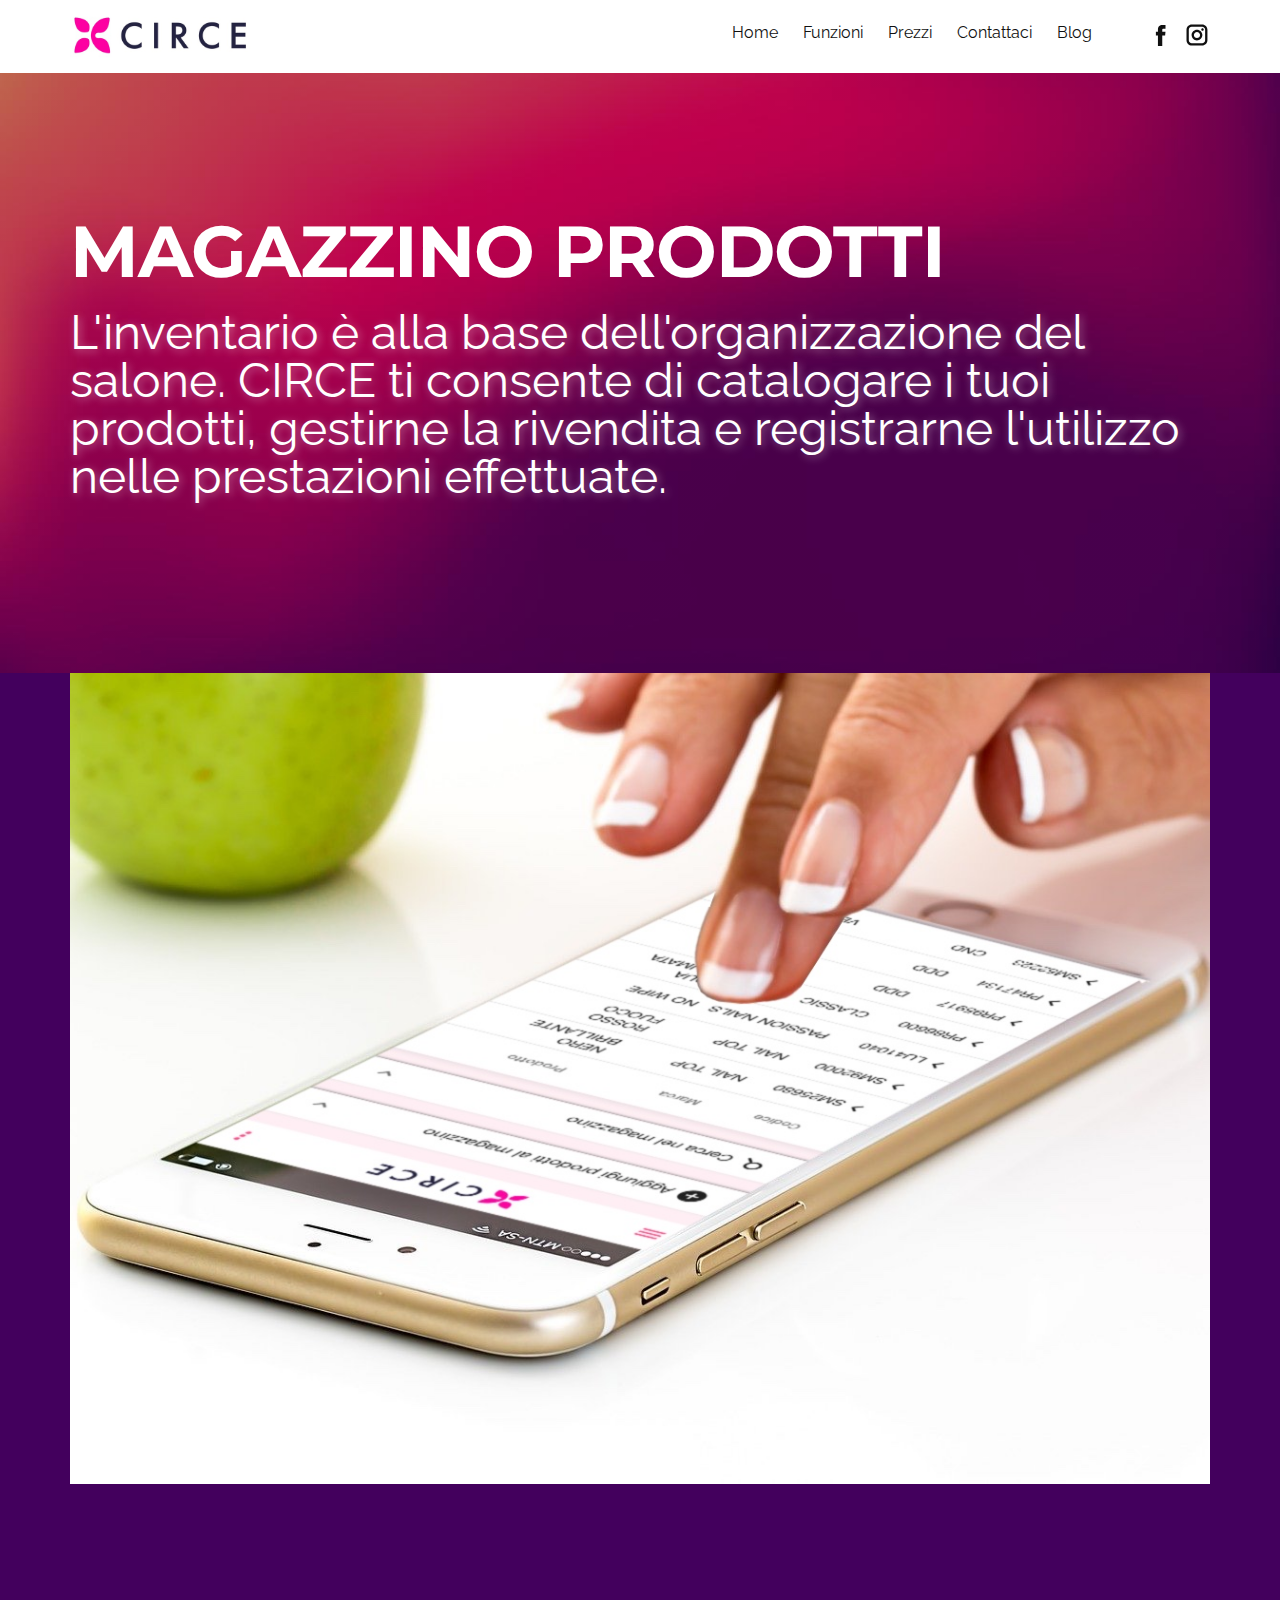
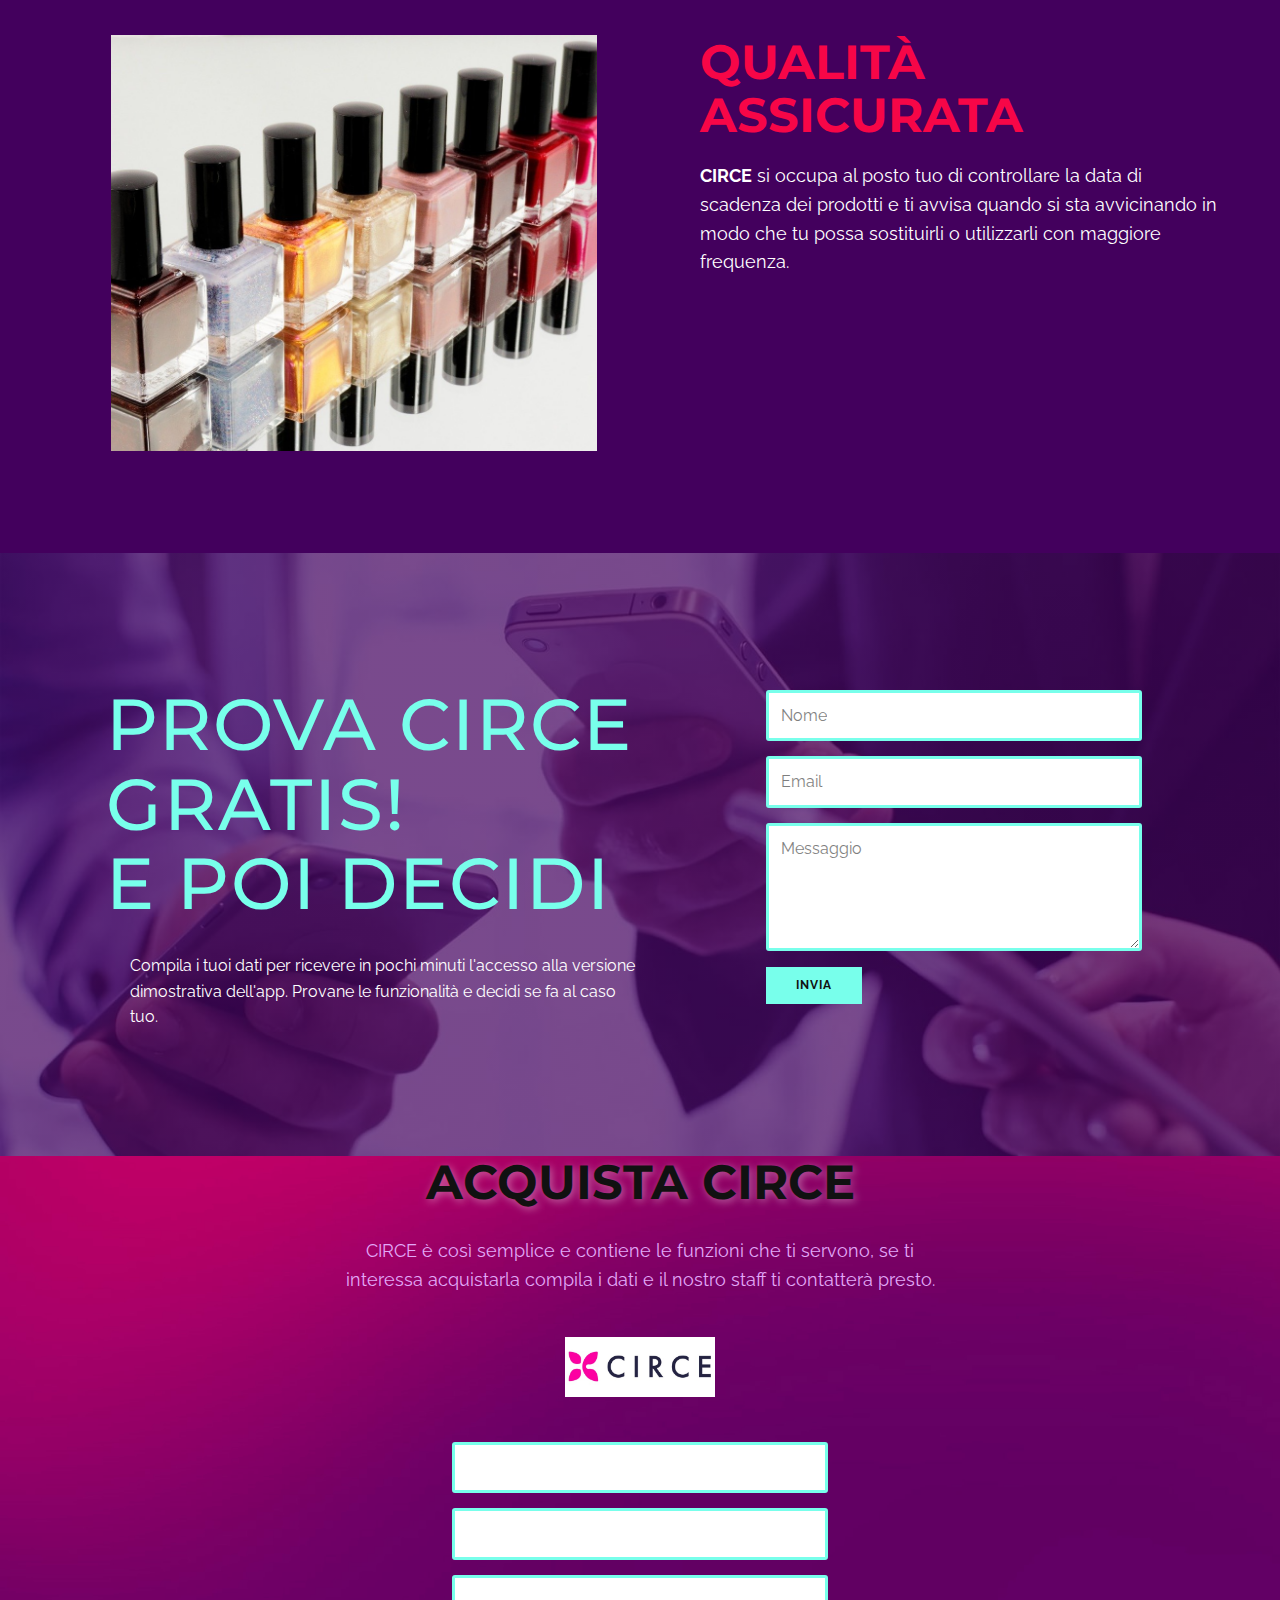
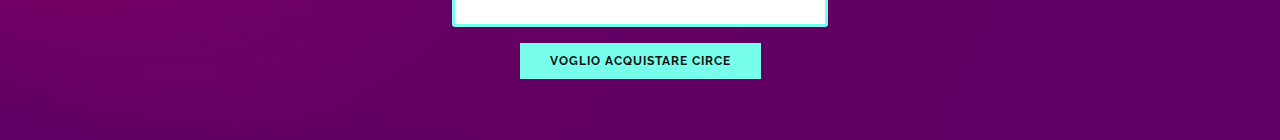
<file: html/magazzino.html>
<!DOCTYPE html>
<html style="font-size: 16px;" lang="it-IT"><head>
    <meta name="viewport" content="width=device-width, initial-scale=1.0">
    <meta charset="utf-8">
    <meta name="keywords" content="Magazzino, prodotti, rivendita, statistiche di utilizzo, statistiche di vendita, data di scadenza, inventario">
    <meta name="description" content="Circe è un'app per smartphone, tablet e computer per la gestione di saloni di bellezza, centri estetici parrucchieri, parrucchiere, onicotecnica. La funzione magazzino di Circe consente di tenere sotto controllo le scorte dei prodotti, effettuare la rivendita, valutare le statistiche di utilizzo e di vendita, registrare i prodotti utilizzati nelle prestazioni effettuate e tenere sotto controllo la data di scadenza">
    <title>Circe | Magazzino dei prodotti, utilizzo nelle prestazioni e rivendita</title>

    <link rel="stylesheet" href="nicepage.css" media="screen">
<link rel="stylesheet" href="magazzino.css" media="screen">
    <script class="u-script" type="text/javascript" src="jquery.js" defer=""></script>
    <script class="u-script" type="text/javascript" src="nicepage.js" defer=""></script>
    <meta name="generator" content="Nicepage 6.7.6, nicepage.com">
    <link rel="icon" href="images/favicon.png">
    <link id="u-theme-google-font" rel="stylesheet" href="https://fonts.googleapis.com/css?family=Montserrat:100,100i,200,200i,300,300i,400,400i,500,500i,600,600i,700,700i,800,800i,900,900i|Raleway:100,100i,200,200i,300,300i,400,400i,500,500i,600,600i,700,700i,800,800i,900,900i">
    
    
    
    
    
    
    
    <script type="application/ld+json">{
		"@context": "http://schema.org",
		"@type": "Organization",
		"name": "Circe",
		"logo": "images/login-logo1.jpg",
		"sameAs": [
				"https://facebook.com/circebellezza",
				"https://www.instagram.com/circebellezza/"
		]
}</script>
    <meta name="theme-color" content="#43005d">
    <meta property="og:title" content="Circe | Magazzino dei prodotti, utilizzo nelle prestazioni e rivendita">
    <meta property="og:description" content="Circe è un'app per smartphone, tablet e computer per la gestione di saloni di bellezza, centri estetici parrucchieri, parrucchiere, onicotecnica. La funzione magazzino di Circe consente di tenere sotto controllo le scorte dei prodotti, effettuare la rivendita, valutare le statistiche di utilizzo e di vendita, registrare i prodotti utilizzati nelle prestazioni effettuate e tenere sotto controllo la data di scadenza">
    <meta property="og:type" content="website">
  <script async="" src="https://www.googletagmanager.com/gtag/js?id=G-L7FVZ8JN7Q"></script>
<script>
  window.dataLayer = window.dataLayer || [];
  function gtag(){dataLayer.push(arguments);}
  gtag('js', new Date());

  gtag('config', 'G-L7FVZ8JN7Q');
</script><script>
    function gdprConfirmed() {
        return true;
    }
    function dynamicLoadScript(src) {
        var script = document.createElement('script');
        script.src = src && typeof src === 'string' ? src : 'https://www.google.com/recaptcha/api.js?render=6Ld9toMaAAAAABjUBUhDhUX5kzIdtFgD9wQYVhph';
        script.async = true;
        document.body.appendChild(script);
        script.onload = function() {
            let event = new CustomEvent("recaptchaLoaded");
            document.dispatchEvent(event);
        };
    }
    document.addEventListener('DOMContentLoaded', function () {
        var confirmButton = document.querySelector('.u-cookies-consent .u-button-confirm');
        if (confirmButton) {
            confirmButton.onclick = dynamicLoadScript;
        }
    });
    </script>
    <script>
        document.addEventListener("DOMContentLoaded", function(){
            if (!gdprConfirmed()) {
                return;
            }
            dynamicLoadScript();
        });
    </script>
    <script>
        document.addEventListener("recaptchaLoaded", function() {
            if (!gdprConfirmed()) {
                return;
            }
            (function (grecaptcha, sitekey, actions) {
                var recaptcha = {
                    execute: function (action, submitFormCb) {
                        try {
                            grecaptcha.execute(
                                sitekey,
                                {action: action}
                            ).then(function (token) {
                                var forms = document.getElementsByTagName('form');

                                for (var i = 0; i < forms.length; i++) {
                                    var fields = forms[i].getElementsByTagName('input');

                                    for (var j = 0; j < fields.length; j++) {
                                        var field = fields[j];

                                        if ('recaptchaResponse' === field.getAttribute('name')) {
                                            field.setAttribute('value', token);
                                            break;
                                        }
                                    }
                                }
                                submitFormCb();
                            });
                        } catch (e) {
                            var formError = document.querySelector('.u-form-send-error');

                            if (formError) {
                                formError.innerText = 'Errore per il proprietario del sito: ' + e.message.replace(/:[\s\S]*/, '');
                                formError.style.display = 'block';
                            }
                        }
                    },

                    executeContact: function (submitFormCb) {
                        recaptcha.execute(actions['contact'], submitFormCb);
                    }
                };

                window.recaptchaObject = recaptcha;
            })(
                grecaptcha,
                
                '6Ld9toMaAAAAABjUBUhDhUX5kzIdtFgD9wQYVhph',
                {'contact': 'contact'}
            );
        });
    </script>
<meta data-intl-tel-input-cdn-path="intlTelInput/"></head>
  <body data-path-to-root="./" data-include-products="false" class="u-body u-xl-mode" data-lang="it"><header class="u-align-center-sm u-align-center-xs u-clearfix u-header u-header" id="sec-4b2e"><div class="u-clearfix u-sheet u-sheet-1">
        <a href="home.html" class="u-image u-logo u-image-1" data-image-width="500" data-image-height="200" title="Home">
          <img src="images/login-logo1.jpg" class="u-logo-image u-logo-image-1" data-image-width="180.8889">
        </a>
        <div class="u-social-icons u-spacing-10 u-social-icons-1">
          <a class="u-social-url" target="_blank" href="https://facebook.com/circebellezza"><span class="u-icon u-icon-circle u-social-facebook u-social-icon u-icon-1"><svg class="u-svg-link" preserveAspectRatio="xMidYMin slice" viewBox="0 0 112 112" style=""><use xmlns:xlink="http://www.w3.org/1999/xlink" xlink:href="#svg-3016"></use></svg><svg xmlns="http://www.w3.org/2000/svg" xmlns:xlink="http://www.w3.org/1999/xlink" version="1.1" xml:space="preserve" class="u-svg-content" viewBox="0 0 112 112" x="0px" y="0px" id="svg-3016"><path d="M75.5,28.8H65.4c-1.5,0-4,0.9-4,4.3v9.4h13.9l-1.5,15.8H61.4v45.1H42.8V58.3h-8.8V42.4h8.8V32.2 c0-7.4,3.4-18.8,18.8-18.8h13.8v15.4H75.5z"></path></svg></span>
          </a>
          <a class="u-social-url" target="_blank" href="https://www.instagram.com/circebellezza/"><span class="u-icon u-icon-circle u-social-icon u-social-instagram u-icon-2"><svg class="u-svg-link" preserveAspectRatio="xMidYMin slice" viewBox="0 0 112 112" style=""><use xmlns:xlink="http://www.w3.org/1999/xlink" xlink:href="#svg-9788"></use></svg><svg xmlns="http://www.w3.org/2000/svg" xmlns:xlink="http://www.w3.org/1999/xlink" version="1.1" xml:space="preserve" class="u-svg-content" viewBox="0 0 112 112" x="0px" y="0px" id="svg-9788"><path d="M55.9,32.9c-12.8,0-23.2,10.4-23.2,23.2s10.4,23.2,23.2,23.2s23.2-10.4,23.2-23.2S68.7,32.9,55.9,32.9z M55.9,69.4c-7.4,0-13.3-6-13.3-13.3c-0.1-7.4,6-13.3,13.3-13.3s13.3,6,13.3,13.3C69.3,63.5,63.3,69.4,55.9,69.4z"></path><path d="M79.7,26.8c-3,0-5.4,2.5-5.4,5.4s2.5,5.4,5.4,5.4c3,0,5.4-2.5,5.4-5.4S82.7,26.8,79.7,26.8z"></path><path d="M78.2,11H33.5C21,11,10.8,21.3,10.8,33.7v44.7c0,12.6,10.2,22.8,22.7,22.8h44.7c12.6,0,22.7-10.2,22.7-22.7 V33.7C100.8,21.1,90.6,11,78.2,11z M91,78.4c0,7.1-5.8,12.8-12.8,12.8H33.5c-7.1,0-12.8-5.8-12.8-12.8V33.7 c0-7.1,5.8-12.8,12.8-12.8h44.7c7.1,0,12.8,5.8,12.8,12.8V78.4z"></path></svg></span>
          </a>
        </div>
        <nav class="u-align-left u-menu u-menu-dropdown u-offcanvas u-menu-1">
          <div class="menu-collapse" style="font-size: 1rem;">
            <a class="u-button-style u-nav-link" href="#">
              <svg class="u-svg-link" preserveAspectRatio="xMidYMin slice" viewBox="0 0 302 302" style=""><use xmlns:xlink="http://www.w3.org/1999/xlink" xlink:href="#svg-8a8f"></use></svg>
              <svg xmlns="http://www.w3.org/2000/svg" xmlns:xlink="http://www.w3.org/1999/xlink" version="1.1" id="svg-8a8f" x="0px" y="0px" viewBox="0 0 302 302" style="enable-background:new 0 0 302 302;" xml:space="preserve" class="u-svg-content"><g><rect y="36" width="302" height="30"></rect><rect y="236" width="302" height="30"></rect><rect y="136" width="302" height="30"></rect>
</g><g></g><g></g><g></g><g></g><g></g><g></g><g></g><g></g><g></g><g></g><g></g><g></g><g></g><g></g><g></g></svg>
            </a>
          </div>
          <div class="u-custom-menu u-nav-container">
            <ul class="u-nav u-spacing-25 u-unstyled u-nav-1"><li class="u-nav-item"><a class="u-button-style u-nav-link" href="home.html" style="padding: 8px 0px;">Home</a>
</li><li class="u-nav-item"><a class="u-button-style u-nav-link" style="padding: 8px 0px;">Funzioni</a><div class="u-nav-popup"><ul class="u-h-spacing-20 u-nav u-unstyled u-v-spacing-10 u-nav-2"><li class="u-nav-item"><a class="u-button-style u-nav-link u-white" href="agenda.html">Agenda</a>
</li><li class="u-nav-item"><a class="u-button-style u-nav-link u-white" href="magazzino.html">Magazzino</a>
</li><li class="u-nav-item"><a class="u-button-style u-nav-link u-white" href="spese.html">Spese</a>
</li></ul>
</div>
</li><li class="u-nav-item"><a class="u-button-style u-nav-link" href="prezzi.html" style="padding: 8px 0px;">Prezzi</a>
</li><li class="u-nav-item"><a class="u-button-style u-nav-link" href="contattaci.html" style="padding: 8px 0px;">Contattaci</a>
</li><li class="u-nav-item"><a class="u-button-style u-nav-link" href="blog.html" style="padding: 8px 0px;">Blog</a>
</li></ul>
          </div>
          <div class="u-custom-menu u-nav-container-collapse">
            <div class="u-align-center u-black u-container-style u-inner-container-layout u-opacity u-opacity-95 u-sidenav">
              <div class="u-inner-container-layout u-sidenav-overflow">
                <div class="u-menu-close u-menu-close-1"></div>
                <ul class="u-align-center u-nav u-popupmenu-items u-unstyled u-nav-3"><li class="u-nav-item"><a class="u-button-style u-nav-link" href="home.html">Home</a>
</li><li class="u-nav-item"><a class="u-button-style u-nav-link">Funzioni</a><div class="u-nav-popup"><ul class="u-h-spacing-20 u-nav u-unstyled u-v-spacing-10 u-nav-4"><li class="u-nav-item"><a class="u-button-style u-nav-link" href="agenda.html">Agenda</a>
</li><li class="u-nav-item"><a class="u-button-style u-nav-link" href="magazzino.html">Magazzino</a>
</li><li class="u-nav-item"><a class="u-button-style u-nav-link" href="spese.html">Spese</a>
</li></ul>
</div>
</li><li class="u-nav-item"><a class="u-button-style u-nav-link" href="prezzi.html">Prezzi</a>
</li><li class="u-nav-item"><a class="u-button-style u-nav-link" href="contattaci.html">Contattaci</a>
</li><li class="u-nav-item"><a class="u-button-style u-nav-link" href="blog.html">Blog</a>
</li></ul>
              </div>
            </div>
            <div class="u-black u-menu-overlay u-opacity u-opacity-70"></div>
          </div>
        </nav>
      </div></header> 
    <section class="u-clearfix u-image u-shading u-section-1" src="" id="sec-ee08">
      <div class="u-clearfix u-sheet u-sheet-1">
        <div class="u-align-left u-container-style u-expanded-width u-group u-group-1">
          <div class="u-container-layout u-container-layout-1">
            <h1 class="u-text u-text-white u-title u-text-1">MAGAZZINO PRODOTTI</h1>
            <p class="u-large-text u-text u-text-variant u-text-2">L'inventario è alla base dell'organizzazione del salone. CIRCE ti consente di catalogare i tuoi prodotti, gestirne la rivendita e registrarne l'utilizzo nelle prestazioni effettuate.&nbsp;</p>
          </div>
        </div>
      </div>
    </section>
    <section class="u-border-no-bottom u-border-no-left u-border-no-right u-border-no-top u-clearfix u-palette-1-base u-section-2" id="carousel_f442">
      <div class="u-clearfix u-sheet u-valign-middle u-sheet-1">
        <div class="u-clearfix u-expanded-width u-gutter-30 u-layout-wrap u-layout-wrap-1">
          <div class="u-gutter-0 u-layout">
            <div class="u-layout-row">
              <div class="u-container-style u-image u-layout-cell u-size-60 u-image-1" data-image-width="1280" data-image-height="853">
                <div class="u-container-layout u-valign-middle"></div>
              </div>
            </div>
          </div>
        </div>
      </div>
    </section>
    <section class="u-clearfix u-palette-1-base u-section-3" id="sec-790b">
      <div class="u-clearfix u-expanded-width u-layout-wrap u-layout-wrap-1">
        <div class="u-layout">
          <div class="u-layout-row">
            <div class="u-container-style u-layout-cell u-left-cell u-size-30 u-layout-cell-1">
              <div class="u-container-layout">
                <img class="u-expand-resize u-expanded-height u-image u-image-1" src="images/5ee7d54b4f55b108f5d084609629317e113fdce15b4c704f742f7ed3914cc35a_1280.jpg" data-image-width="1280" data-image-height="853">
              </div>
            </div>
            <div class="u-align-left u-container-style u-expand-resize u-layout-cell u-palette-1-base u-right-cell u-size-30 u-layout-cell-2">
              <div class="u-container-layout u-valign-middle-lg u-valign-middle-md u-container-layout-2">
                <h2 class="u-text u-text-palette-2-base u-text-1">qualità assicurata</h2>
                <p class="u-text u-text-2"><b>CIRCE</b> si occupa al posto tuo di controllare la data di scadenza dei prodotti e ti avvisa quando si sta avvicinando in modo che tu possa sostituirli o utilizzarli con maggiore frequenza.
                </p>
              </div>
            </div>
          </div>
        </div>
      </div>
    </section>
    <section class="u-clearfix u-image u-shading u-section-4" src="" id="sec-8de5">
      <div class="u-clearfix u-sheet u-sheet-1">
        <div class="u-clearfix u-expanded-width u-gutter-0 u-layout-wrap u-layout-wrap-1">
          <div class="u-layout">
            <div class="u-layout-row">
              <div class="u-align-left u-container-style u-layout-cell u-left-cell u-size-33 u-layout-cell-1">
                <div class="u-container-layout u-container-layout-1" data-image-width="2000" data-image-height="1333">
                  <h1 class="u-heading-font u-text u-text-custom-color-1 u-title u-text-1">PROVA circe gratis!<br>e poi decidi
                  </h1>
                  <p class="u-large-text u-text u-text-variant u-text-2">Compila i tuoi dati per ricevere in pochi minuti l'accesso alla versione dimostrativa dell'app. Provane le funzionalità e decidi se fa al caso tuo.</p>
                </div>
              </div>
              <div class="u-align-left u-container-style u-layout-cell u-right-cell u-size-27 u-layout-cell-2">
                <div class="u-container-layout u-valign-middle-lg u-valign-middle-sm u-valign-middle-xl u-valign-middle-xs" data-image-width="2000" data-image-height="1333">
                  <div class="u-align-left-md u-align-left-xs u-expanded-width-md u-expanded-width-xs u-form u-form-1">
                    <form action="request_demo" method="post" class="u-block-2380-11 u-clearfix u-form-spacing-15 u-form-vertical u-inner-form" source="custom">
                      <div class="u-form-group u-form-name">
                        <label for="name-e2ba" class="u-form-control-hidden u-label">Name</label>
                        <input type="text" placeholder="Nome" id="name-e2ba" name="name" class="u-border-3 u-border-custom-color-1 u-input" required="">
                      </div>
                      <div class="u-form-email u-form-group">
                        <label for="email-e2ba" class="u-form-control-hidden u-label">Email</label>
                        <input type="email" placeholder="Email" id="email-e2ba" name="email" class="u-border-3 u-border-custom-color-1 u-input" required="">
                      </div>
                      <div class="u-form-group u-form-message">
                        <label for="message-e2ba" class="u-form-control-hidden u-label">Message</label>
                        <textarea placeholder="Messaggio" rows="4" cols="50" id="message-e2ba" name="message" class="u-border-3 u-border-custom-color-1 u-input"></textarea>
                      </div>
                      <div class="u-form-group u-form-submit">
                        <a href="#" class="u-btn u-btn-submit u-button-style u-custom-color-1 u-btn-1">invia</a>
                        <input type="submit" value="submit" class="u-border-palette-2-base u-form-control-hidden">
                      </div>
                      <div class="u-form-send-message u-form-send-success u-green-400">Grazie! Il tuo messaggio è stato inviato. A breve riceverai un contatto.</div>
                      <div class="u-form-send-error u-form-send-message u-red-400">Messaggio non inviato. Si è verificato un errore.</div>
                      <input type="hidden" value="" name="recaptchaResponse">
                    </form>
                  </div>
                </div>
              </div>
            </div>
          </div>
        </div>
      </div>
    </section>
    <section class="u-clearfix u-image u-section-5" id="sec-20c9">
      <div class="u-clearfix u-sheet u-sheet-1">
        <div class="u-clearfix u-gutter-0 u-layout-wrap u-layout-wrap-1">
          <div class="u-gutter-0 u-layout">
            <div class="u-layout-col">
              <div class="u-container-style u-layout-cell u-size-30 u-layout-cell-1">
                <div class="u-container-layout u-valign-middle u-container-layout-1">
                  <h2 class="u-align-center-xl u-text u-text-1">acquista circe</h2>
                  <p class="u-align-center-xl u-text u-text-palette-1-light-2 u-text-2">CIRCE è così semplice e contiene le funzioni che ti servono, se ti interessa acquistarla compila i dati e il nostro staff ti contatterà presto.</p>
                  <img src="images/login-logo1.jpg" alt="" class="u-image u-image-contain u-image-default u-image-1" data-image-width="500" data-image-height="200">
                </div>
              </div>
              <div class="u-align-left u-container-style u-layout-cell u-size-30 u-layout-cell-2">
                <div class="u-container-layout u-valign-middle-lg u-valign-middle-sm u-valign-middle-xl u-valign-middle-xs" data-image-width="2000" data-image-height="1333">
                  <div class="u-align-left-md u-align-left-xs u-expanded-width-md u-expanded-width-xs u-form u-form-1">
                    <form action="request_buy" method="post" class="u-clearfix u-form-spacing-15 u-form-vertical u-inner-form" source="custom">
                      <div class="u-form-group u-form-name">
                        <label for="name-e2ba" class="u-form-control-hidden u-label u-text-body-alt-color">Name</label>
                        <input type="text" placeholder="Nome" id="name-e2ba" name="name" class="u-border-3 u-border-custom-color-1 u-input u-text-body-alt-color" required="">
                      </div>
                      <div class="u-form-email u-form-group">
                        <label for="email-e2ba" class="u-form-control-hidden u-label u-text-body-alt-color">Email</label>
                        <input type="email" placeholder="Email" id="email-e2ba" name="email" class="u-border-3 u-border-custom-color-1 u-input u-text-body-alt-color" required="">
                      </div>
                      <div class="u-form-group u-form-phone u-form-group-3">
                        <label for="phone-6710" class="u-form-control-hidden u-label u-text-body-alt-color">Telefono</label>
                        <input type="tel" pattern="\+?\d{0,3}[\s\(\-]?([0-9]{2,3})[\s\)\-]?([\s\-]?)([0-9]{3})[\s\-]?([0-9]{2})[\s\-]?([0-9]{2})" placeholder="Inserisci il tuo numero (es. +39 00000000)" id="phone-6710" name="phone" class="u-border-3 u-border-custom-color-1 u-input u-text-body-alt-color" required="">
                      </div>
                      <div class="u-align-center u-form-group u-form-submit">
                        <a href="#" class="u-btn u-btn-submit u-button-style u-custom-color-1 u-btn-1">voglio acquistare circe</a>
                        <input type="submit" value="submit" class="u-border-palette-2-base u-form-control-hidden">
                      </div>
                      <div class="u-form-send-message u-form-send-success u-green-400">Grazie! Il tuo messaggio è stato inviato. A breve riceverai un contatto.</div>
                      <div class="u-form-send-error u-form-send-message u-red-400">Messaggio non inviato. Si è verificato un errore.</div>
                      <input type="hidden" value="" name="recaptchaResponse">
                    </form>
                  </div>
                </div>
              </div>
            </div>
          </div>
        </div>
      </div>
    </section>
    
    
    
    
  
</body></html>
</file>
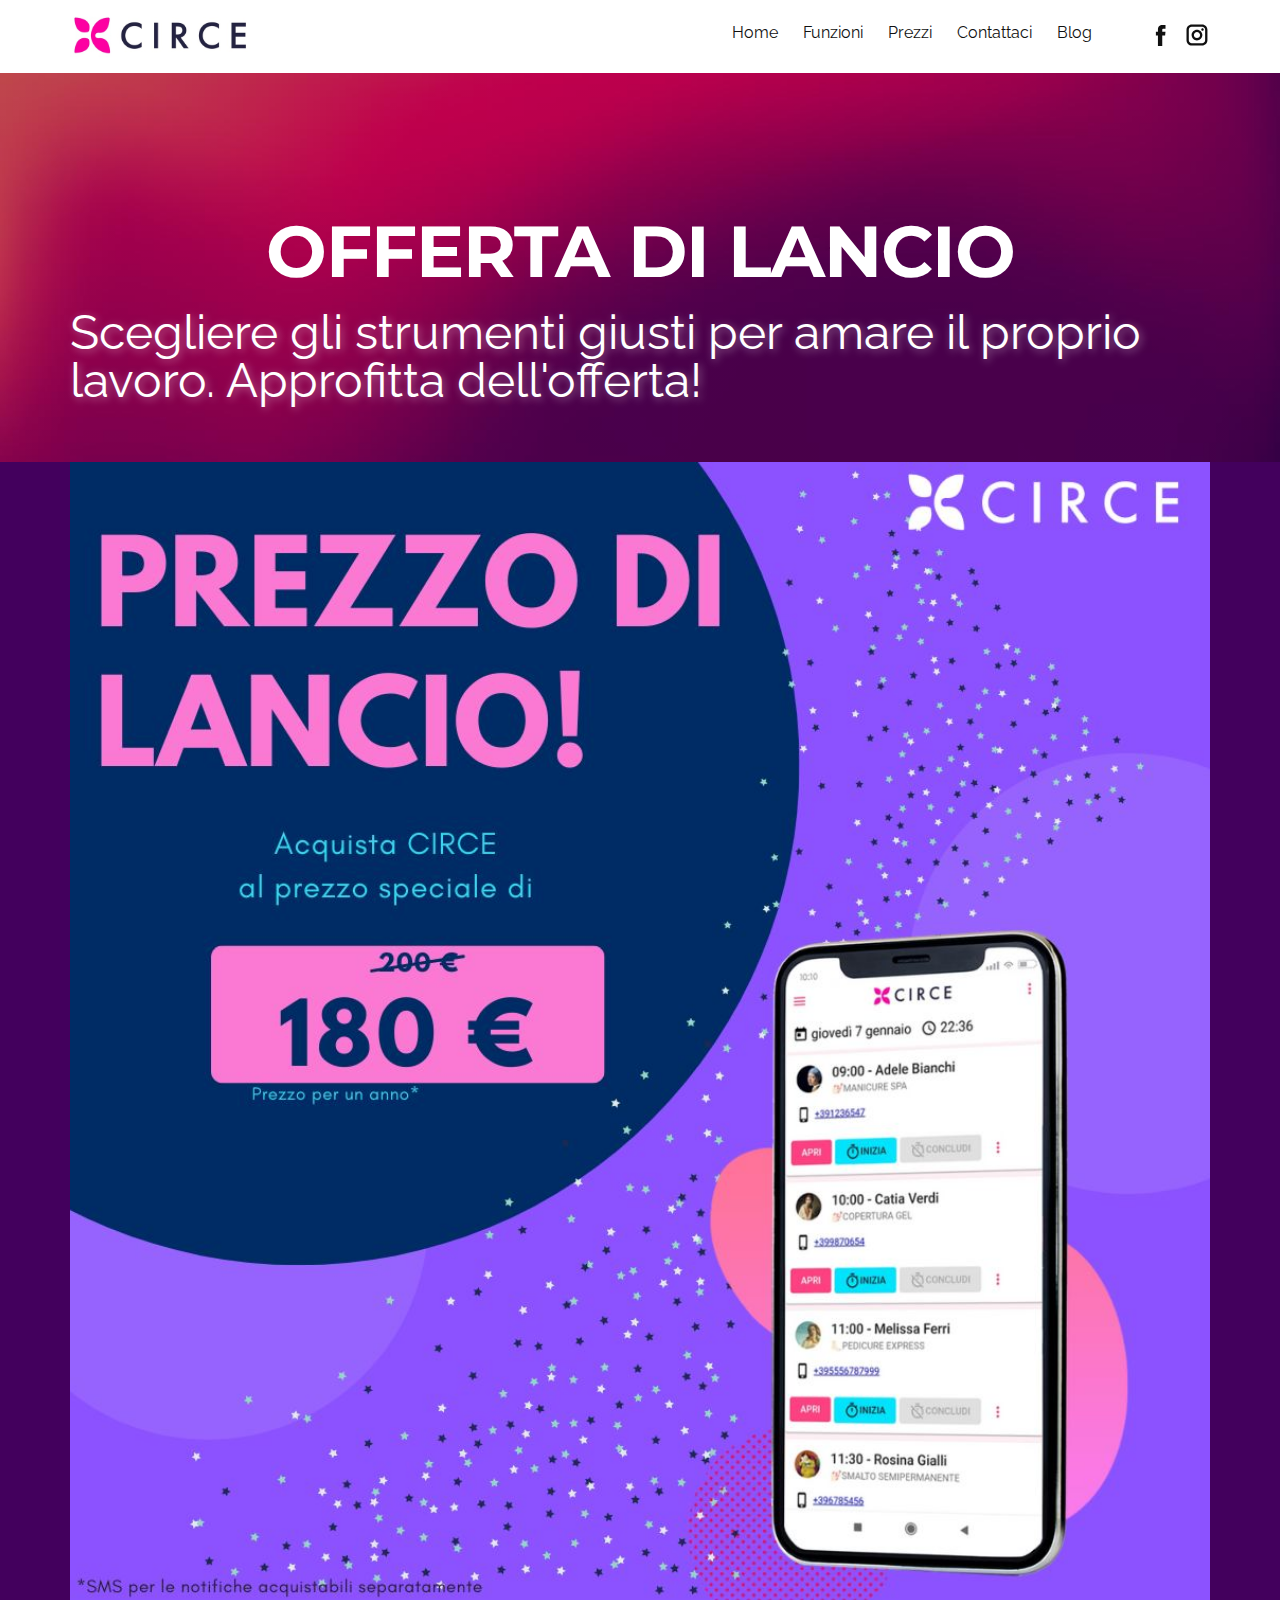
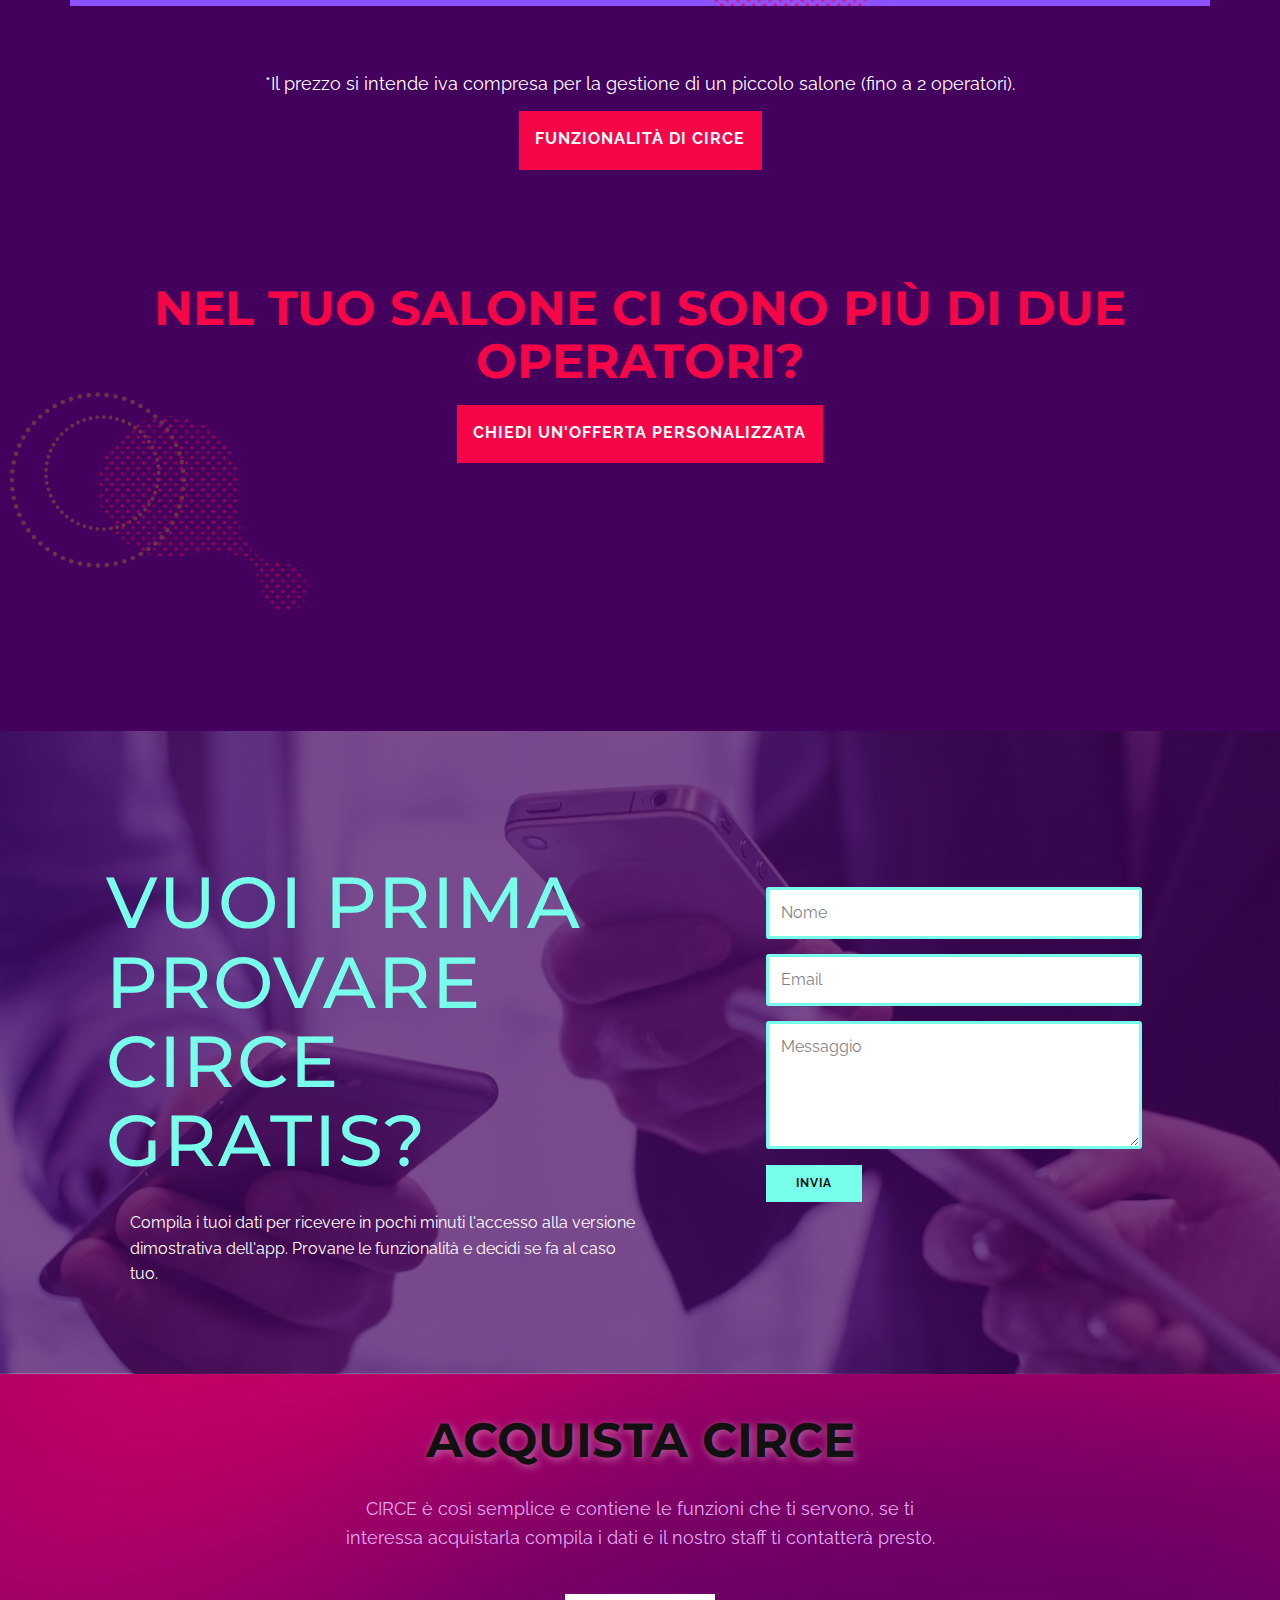
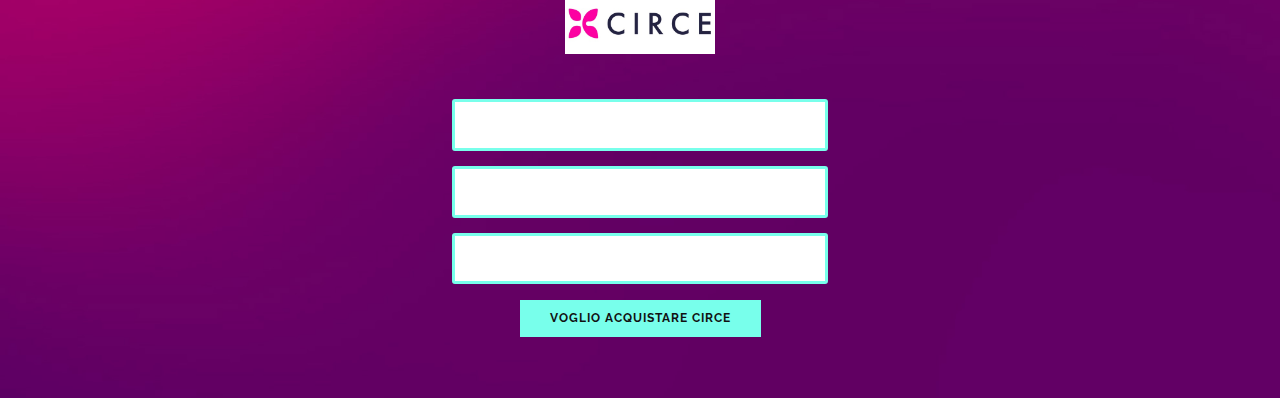
<file: html/prezzi.html>
<!DOCTYPE html>
<html style="font-size: 16px;" lang="it-IT"><head>
    <meta name="viewport" content="width=device-width, initial-scale=1.0">
    <meta charset="utf-8">
    <meta name="keywords" content="prezzo, acquisto, sconto, promozione">
    <meta name="description" content="Circe è un'app per smartphone, tablet e computer per la gestione di saloni di bellezza, centri estetici parrucchieri, parrucchiere, onicotecnica. Tramite la funzione di gestione delle spese è possibile registrare la pianificazione annuale delle spese in modo da stabilire gli obiettivi di incasso giornaliero, settimanale, mensile e annuale. Inoltre è possibile registrare le spese effettivamente sostenute e confrontarle con la pianificazione per verificare il rispetto della pianificazione.">
    <title>Circe | Prezzi</title>

    <link rel="stylesheet" href="nicepage.css" media="screen">
<link rel="stylesheet" href="prezzi.css" media="screen">
    <script class="u-script" type="text/javascript" src="jquery.js" defer=""></script>
    <script class="u-script" type="text/javascript" src="nicepage.js" defer=""></script>
    <meta name="generator" content="Nicepage 6.7.6, nicepage.com">
    <link rel="icon" href="images/favicon.png">
    <link id="u-theme-google-font" rel="stylesheet" href="https://fonts.googleapis.com/css?family=Montserrat:100,100i,200,200i,300,300i,400,400i,500,500i,600,600i,700,700i,800,800i,900,900i|Raleway:100,100i,200,200i,300,300i,400,400i,500,500i,600,600i,700,700i,800,800i,900,900i">
    
    
    
    
    
    
    
    
    <script type="application/ld+json">{
		"@context": "http://schema.org",
		"@type": "Organization",
		"name": "Circe",
		"logo": "images/login-logo1.jpg",
		"sameAs": [
				"https://facebook.com/circebellezza",
				"https://www.instagram.com/circebellezza/"
		]
}</script>
    <meta name="theme-color" content="#43005d">
    <meta property="og:title" content="Circe | Prezzi">
    <meta property="og:description" content="Circe è un'app per smartphone, tablet e computer per la gestione di saloni di bellezza, centri estetici parrucchieri, parrucchiere, onicotecnica. Tramite la funzione di gestione delle spese è possibile registrare la pianificazione annuale delle spese in modo da stabilire gli obiettivi di incasso giornaliero, settimanale, mensile e annuale. Inoltre è possibile registrare le spese effettivamente sostenute e confrontarle con la pianificazione per verificare il rispetto della pianificazione.">
    <meta property="og:type" content="website">
  <script async="" src="https://www.googletagmanager.com/gtag/js?id=G-L7FVZ8JN7Q"></script>
<script>
  window.dataLayer = window.dataLayer || [];
  function gtag(){dataLayer.push(arguments);}
  gtag('js', new Date());

  gtag('config', 'G-L7FVZ8JN7Q');
</script><script>
    function gdprConfirmed() {
        return true;
    }
    function dynamicLoadScript(src) {
        var script = document.createElement('script');
        script.src = src && typeof src === 'string' ? src : 'https://www.google.com/recaptcha/api.js?render=6Ld9toMaAAAAABjUBUhDhUX5kzIdtFgD9wQYVhph';
        script.async = true;
        document.body.appendChild(script);
        script.onload = function() {
            let event = new CustomEvent("recaptchaLoaded");
            document.dispatchEvent(event);
        };
    }
    document.addEventListener('DOMContentLoaded', function () {
        var confirmButton = document.querySelector('.u-cookies-consent .u-button-confirm');
        if (confirmButton) {
            confirmButton.onclick = dynamicLoadScript;
        }
    });
    </script>
    <script>
        document.addEventListener("DOMContentLoaded", function(){
            if (!gdprConfirmed()) {
                return;
            }
            dynamicLoadScript();
        });
    </script>
    <script>
        document.addEventListener("recaptchaLoaded", function() {
            if (!gdprConfirmed()) {
                return;
            }
            (function (grecaptcha, sitekey, actions) {
                var recaptcha = {
                    execute: function (action, submitFormCb) {
                        try {
                            grecaptcha.execute(
                                sitekey,
                                {action: action}
                            ).then(function (token) {
                                var forms = document.getElementsByTagName('form');

                                for (var i = 0; i < forms.length; i++) {
                                    var fields = forms[i].getElementsByTagName('input');

                                    for (var j = 0; j < fields.length; j++) {
                                        var field = fields[j];

                                        if ('recaptchaResponse' === field.getAttribute('name')) {
                                            field.setAttribute('value', token);
                                            break;
                                        }
                                    }
                                }
                                submitFormCb();
                            });
                        } catch (e) {
                            var formError = document.querySelector('.u-form-send-error');

                            if (formError) {
                                formError.innerText = 'Errore per il proprietario del sito: ' + e.message.replace(/:[\s\S]*/, '');
                                formError.style.display = 'block';
                            }
                        }
                    },

                    executeContact: function (submitFormCb) {
                        recaptcha.execute(actions['contact'], submitFormCb);
                    }
                };

                window.recaptchaObject = recaptcha;
            })(
                grecaptcha,
                
                '6Ld9toMaAAAAABjUBUhDhUX5kzIdtFgD9wQYVhph',
                {'contact': 'contact'}
            );
        });
    </script>
<meta data-intl-tel-input-cdn-path="intlTelInput/"></head>
  <body data-path-to-root="./" data-include-products="false" class="u-body u-xl-mode" data-lang="it"><header class="u-align-center-sm u-align-center-xs u-clearfix u-header u-header" id="sec-4b2e"><div class="u-clearfix u-sheet u-sheet-1">
        <a href="home.html" class="u-image u-logo u-image-1" data-image-width="500" data-image-height="200" title="Home">
          <img src="images/login-logo1.jpg" class="u-logo-image u-logo-image-1" data-image-width="180.8889">
        </a>
        <div class="u-social-icons u-spacing-10 u-social-icons-1">
          <a class="u-social-url" target="_blank" href="https://facebook.com/circebellezza"><span class="u-icon u-icon-circle u-social-facebook u-social-icon u-icon-1"><svg class="u-svg-link" preserveAspectRatio="xMidYMin slice" viewBox="0 0 112 112" style=""><use xmlns:xlink="http://www.w3.org/1999/xlink" xlink:href="#svg-3016"></use></svg><svg xmlns="http://www.w3.org/2000/svg" xmlns:xlink="http://www.w3.org/1999/xlink" version="1.1" xml:space="preserve" class="u-svg-content" viewBox="0 0 112 112" x="0px" y="0px" id="svg-3016"><path d="M75.5,28.8H65.4c-1.5,0-4,0.9-4,4.3v9.4h13.9l-1.5,15.8H61.4v45.1H42.8V58.3h-8.8V42.4h8.8V32.2 c0-7.4,3.4-18.8,18.8-18.8h13.8v15.4H75.5z"></path></svg></span>
          </a>
          <a class="u-social-url" target="_blank" href="https://www.instagram.com/circebellezza/"><span class="u-icon u-icon-circle u-social-icon u-social-instagram u-icon-2"><svg class="u-svg-link" preserveAspectRatio="xMidYMin slice" viewBox="0 0 112 112" style=""><use xmlns:xlink="http://www.w3.org/1999/xlink" xlink:href="#svg-9788"></use></svg><svg xmlns="http://www.w3.org/2000/svg" xmlns:xlink="http://www.w3.org/1999/xlink" version="1.1" xml:space="preserve" class="u-svg-content" viewBox="0 0 112 112" x="0px" y="0px" id="svg-9788"><path d="M55.9,32.9c-12.8,0-23.2,10.4-23.2,23.2s10.4,23.2,23.2,23.2s23.2-10.4,23.2-23.2S68.7,32.9,55.9,32.9z M55.9,69.4c-7.4,0-13.3-6-13.3-13.3c-0.1-7.4,6-13.3,13.3-13.3s13.3,6,13.3,13.3C69.3,63.5,63.3,69.4,55.9,69.4z"></path><path d="M79.7,26.8c-3,0-5.4,2.5-5.4,5.4s2.5,5.4,5.4,5.4c3,0,5.4-2.5,5.4-5.4S82.7,26.8,79.7,26.8z"></path><path d="M78.2,11H33.5C21,11,10.8,21.3,10.8,33.7v44.7c0,12.6,10.2,22.8,22.7,22.8h44.7c12.6,0,22.7-10.2,22.7-22.7 V33.7C100.8,21.1,90.6,11,78.2,11z M91,78.4c0,7.1-5.8,12.8-12.8,12.8H33.5c-7.1,0-12.8-5.8-12.8-12.8V33.7 c0-7.1,5.8-12.8,12.8-12.8h44.7c7.1,0,12.8,5.8,12.8,12.8V78.4z"></path></svg></span>
          </a>
        </div>
        <nav class="u-align-left u-menu u-menu-dropdown u-offcanvas u-menu-1">
          <div class="menu-collapse" style="font-size: 1rem;">
            <a class="u-button-style u-nav-link" href="#">
              <svg class="u-svg-link" preserveAspectRatio="xMidYMin slice" viewBox="0 0 302 302" style=""><use xmlns:xlink="http://www.w3.org/1999/xlink" xlink:href="#svg-8a8f"></use></svg>
              <svg xmlns="http://www.w3.org/2000/svg" xmlns:xlink="http://www.w3.org/1999/xlink" version="1.1" id="svg-8a8f" x="0px" y="0px" viewBox="0 0 302 302" style="enable-background:new 0 0 302 302;" xml:space="preserve" class="u-svg-content"><g><rect y="36" width="302" height="30"></rect><rect y="236" width="302" height="30"></rect><rect y="136" width="302" height="30"></rect>
</g><g></g><g></g><g></g><g></g><g></g><g></g><g></g><g></g><g></g><g></g><g></g><g></g><g></g><g></g><g></g></svg>
            </a>
          </div>
          <div class="u-custom-menu u-nav-container">
            <ul class="u-nav u-spacing-25 u-unstyled u-nav-1"><li class="u-nav-item"><a class="u-button-style u-nav-link" href="home.html" style="padding: 8px 0px;">Home</a>
</li><li class="u-nav-item"><a class="u-button-style u-nav-link" style="padding: 8px 0px;">Funzioni</a><div class="u-nav-popup"><ul class="u-h-spacing-20 u-nav u-unstyled u-v-spacing-10 u-nav-2"><li class="u-nav-item"><a class="u-button-style u-nav-link u-white" href="agenda.html">Agenda</a>
</li><li class="u-nav-item"><a class="u-button-style u-nav-link u-white" href="magazzino.html">Magazzino</a>
</li><li class="u-nav-item"><a class="u-button-style u-nav-link u-white" href="spese.html">Spese</a>
</li></ul>
</div>
</li><li class="u-nav-item"><a class="u-button-style u-nav-link" href="prezzi.html" style="padding: 8px 0px;">Prezzi</a>
</li><li class="u-nav-item"><a class="u-button-style u-nav-link" href="contattaci.html" style="padding: 8px 0px;">Contattaci</a>
</li><li class="u-nav-item"><a class="u-button-style u-nav-link" href="blog.html" style="padding: 8px 0px;">Blog</a>
</li></ul>
          </div>
          <div class="u-custom-menu u-nav-container-collapse">
            <div class="u-align-center u-black u-container-style u-inner-container-layout u-opacity u-opacity-95 u-sidenav">
              <div class="u-inner-container-layout u-sidenav-overflow">
                <div class="u-menu-close u-menu-close-1"></div>
                <ul class="u-align-center u-nav u-popupmenu-items u-unstyled u-nav-3"><li class="u-nav-item"><a class="u-button-style u-nav-link" href="home.html">Home</a>
</li><li class="u-nav-item"><a class="u-button-style u-nav-link">Funzioni</a><div class="u-nav-popup"><ul class="u-h-spacing-20 u-nav u-unstyled u-v-spacing-10 u-nav-4"><li class="u-nav-item"><a class="u-button-style u-nav-link" href="agenda.html">Agenda</a>
</li><li class="u-nav-item"><a class="u-button-style u-nav-link" href="magazzino.html">Magazzino</a>
</li><li class="u-nav-item"><a class="u-button-style u-nav-link" href="spese.html">Spese</a>
</li></ul>
</div>
</li><li class="u-nav-item"><a class="u-button-style u-nav-link" href="prezzi.html">Prezzi</a>
</li><li class="u-nav-item"><a class="u-button-style u-nav-link" href="contattaci.html">Contattaci</a>
</li><li class="u-nav-item"><a class="u-button-style u-nav-link" href="blog.html">Blog</a>
</li></ul>
              </div>
            </div>
            <div class="u-black u-menu-overlay u-opacity u-opacity-70"></div>
          </div>
        </nav>
      </div></header> 
    <section class="u-clearfix u-image u-shading u-section-1" src="" id="sec-ee08">
      <div class="u-clearfix u-sheet u-sheet-1">
        <div class="u-align-left u-container-style u-expanded-width u-group u-group-1">
          <div class="u-container-layout u-container-layout-1">
            <h1 class="u-align-center u-text u-text-white u-title u-text-1">offerta di lancio</h1>
            <p class="u-large-text u-text u-text-variant u-text-2">Scegliere gli strumenti giusti per amare il proprio lavoro. Approfitta dell'offerta!</p>
          </div>
        </div>
      </div>
    </section>
    <section class="u-border-no-bottom u-border-no-left u-border-no-right u-border-no-top u-clearfix u-palette-1-base u-section-2" id="carousel_f442">
      <div class="u-clearfix u-sheet u-sheet-1">
        <div class="data-layout-selected u-clearfix u-expanded-width u-gutter-30 u-layout-wrap u-layout-wrap-1">
          <div class="u-gutter-0 u-layout">
            <div class="u-layout-row">
              <div class="u-container-style u-image u-layout-cell u-size-60 u-image-1" data-image-width="1080" data-image-height="1080">
                <div class="u-container-layout"></div>
              </div>
            </div>
          </div>
        </div>
      </div>
    </section>
    <section class="u-border-no-bottom u-border-no-left u-border-no-right u-border-no-top u-clearfix u-palette-1-base u-section-3" id="sec-4abf">
      <div class="u-clearfix u-sheet u-sheet-1">
        <div class="u-clearfix u-expanded-width u-gutter-30 u-layout-wrap u-layout-wrap-1">
          <div class="u-layout">
            <div class="u-layout-row">
              <div class="u-align-left-sm u-align-left-xl u-container-style u-layout-cell u-right-cell u-size-60 u-layout-cell-1">
                <div class="u-container-layout u-container-layout-1">
                  <p class="u-align-center u-text u-text-1">*Il prezzo si intende iva compresa per la gestione di un piccolo salone (fino a 2 operatori).</p>
                  <a href="agenda.html" class="u-btn u-button-style u-palette-2-base u-btn-1">FUNZIONALITà di circe</a>
                </div>
              </div>
            </div>
          </div>
        </div>
      </div>
    </section>
    <section class="u-border-no-bottom u-border-no-left u-border-no-right u-border-no-top u-clearfix u-palette-1-base u-valign-middle-lg u-valign-middle-xl u-section-4" id="carousel_7db8">
      <img src="images/Untitled3.png" alt="" class="u-image u-image-contain u-image-default u-opacity u-opacity-50 u-image-1" data-image-width="437" data-image-height="326">
      <div class="u-clearfix u-gutter-30 u-layout-wrap u-layout-wrap-1">
        <div class="u-layout">
          <div class="u-layout-row">
            <div class="u-align-left-sm u-align-left-xl u-container-style u-layout-cell u-right-cell u-size-60 u-layout-cell-1">
              <div class="u-container-layout u-container-layout-1">
                <h2 class="u-align-center u-text u-text-palette-2-base u-text-1">NEL TUO SALONE CI SONO PIù di due operatori?</h2>
                <a href="contattaci.html" class="u-btn u-button-style u-palette-2-base u-btn-1">CHIEDI UN'offerta personalizzata</a>
              </div>
            </div>
          </div>
        </div>
      </div>
    </section>
    <section class="u-clearfix u-image u-shading u-section-5" src="" id="sec-8de5">
      <div class="u-clearfix u-sheet u-sheet-1">
        <div class="u-clearfix u-expanded-width u-gutter-0 u-layout-wrap u-layout-wrap-1">
          <div class="u-layout">
            <div class="u-layout-row">
              <div class="u-align-left u-container-style u-layout-cell u-left-cell u-size-33 u-layout-cell-1">
                <div class="u-container-layout u-container-layout-1" data-image-width="2000" data-image-height="1333">
                  <h1 class="u-heading-font u-text u-text-custom-color-1 u-title u-text-1">VUOI PRIMA PROVARE CIRCE GRATIS?</h1>
                  <p class="u-large-text u-text u-text-variant u-text-2">Compila i tuoi dati per ricevere in pochi minuti l'accesso alla versione dimostrativa dell'app. Provane le funzionalità e decidi se fa al caso tuo.</p>
                </div>
              </div>
              <div class="u-align-left u-container-style u-layout-cell u-right-cell u-size-27 u-layout-cell-2">
                <div class="u-container-layout u-valign-middle-lg u-valign-middle-sm u-valign-middle-xl u-valign-middle-xs" data-image-width="2000" data-image-height="1333">
                  <div class="u-align-left-md u-align-left-xs u-expanded-width-md u-expanded-width-xs u-form u-form-1">
                    <form action="request_demo" class="u-block-2380-11 u-clearfix u-form-spacing-15 u-form-vertical u-inner-form" source="custom" method="post">
                      <div class="u-form-group u-form-name">
                        <label for="name-e2ba" class="u-form-control-hidden u-label">Name</label>
                        <input type="text" placeholder="Nome" id="name-e2ba" name="name" class="u-border-3 u-border-custom-color-1 u-input" required="">
                      </div>
                      <div class="u-form-email u-form-group">
                        <label for="email-e2ba" class="u-form-control-hidden u-label">Email</label>
                        <input type="email" placeholder="Email" id="email-e2ba" name="email" class="u-border-3 u-border-custom-color-1 u-input" required="">
                      </div>
                      <div class="u-form-group u-form-message">
                        <label for="message-e2ba" class="u-form-control-hidden u-label">Message</label>
                        <textarea placeholder="Messaggio" rows="4" cols="50" id="message-e2ba" name="message" class="u-border-3 u-border-custom-color-1 u-input"></textarea>
                      </div>
                      <div class="u-form-group u-form-submit">
                        <a href="#" class="u-btn u-btn-submit u-button-style u-custom-color-1 u-btn-1">invia</a>
                        <input type="submit" value="submit" class="u-border-palette-2-base u-form-control-hidden">
                      </div>
                      <div class="u-form-send-message u-form-send-success u-green-400">Grazie! Il tuo messaggio è stato inviato. A breve riceverai un contatto.</div>
                      <div class="u-form-send-error u-form-send-message u-red-400">Messaggio non inviato. Si è verificato un errore.</div>
                      <input type="hidden" value="" name="recaptchaResponse">
                    </form>
                  </div>
                </div>
              </div>
            </div>
          </div>
        </div>
      </div>
    </section>
    <section class="u-clearfix u-image u-section-6" id="sec-20c9">
      <div class="u-clearfix u-sheet u-sheet-1">
        <div class="u-clearfix u-gutter-0 u-layout-wrap u-layout-wrap-1">
          <div class="u-gutter-0 u-layout">
            <div class="u-layout-col">
              <div class="u-container-style u-layout-cell u-size-30 u-layout-cell-1">
                <div class="u-container-layout u-container-layout-1">
                  <h2 class="u-align-center-xl u-text u-text-1">acquista circe</h2>
                  <p class="u-align-center-xl u-text u-text-palette-1-light-2 u-text-2">CIRCE è così semplice e contiene le funzioni che ti servono, se ti interessa acquistarla compila i dati e il nostro staff ti contatterà presto.</p>
                  <img src="images/login-logo1.jpg" alt="" class="u-image u-image-contain u-image-default u-image-1" data-image-width="500" data-image-height="200">
                </div>
              </div>
              <div class="u-align-left u-container-style u-layout-cell u-size-30 u-layout-cell-2">
                <div class="u-container-layout u-valign-middle-lg u-valign-middle-sm u-valign-middle-xl u-valign-middle-xs" data-image-width="2000" data-image-height="1333">
                  <div class="u-align-left-md u-align-left-xs u-expanded-width-md u-expanded-width-xs u-form u-form-1">
                    <form action="request_buy" class="u-clearfix u-form-spacing-15 u-form-vertical u-inner-form" source="custom" method="post">
                      <div class="u-form-group u-form-name">
                        <label for="name-e2ba" class="u-form-control-hidden u-label u-text-body-alt-color">Name</label>
                        <input type="text" placeholder="Nome" id="name-e2ba" name="name" class="u-border-3 u-border-custom-color-1 u-input u-text-body-alt-color" required="">
                      </div>
                      <div class="u-form-email u-form-group">
                        <label for="email-e2ba" class="u-form-control-hidden u-label u-text-body-alt-color">Email</label>
                        <input type="email" placeholder="Email" id="email-e2ba" name="email" class="u-border-3 u-border-custom-color-1 u-input u-text-body-alt-color" required="">
                      </div>
                      <div class="u-form-group u-form-phone u-form-group-3">
                        <label for="phone-6710" class="u-form-control-hidden u-label u-text-body-alt-color">Telefono</label>
                        <input type="tel" pattern="\+?\d{0,3}[\s\(\-]?([0-9]{2,3})[\s\)\-]?([\s\-]?)([0-9]{3})[\s\-]?([0-9]{2})[\s\-]?([0-9]{2})" placeholder="Inserisci il tuo numero (es. +39 00000000)" id="phone-6710" name="phone" class="u-border-3 u-border-custom-color-1 u-input u-text-body-alt-color" required="">
                      </div>
                      <div class="u-align-center u-form-group u-form-submit">
                        <a href="#" class="u-btn u-btn-submit u-button-style u-custom-color-1 u-btn-1">voglio acquistare circe</a>
                        <input type="submit" value="submit" class="u-border-palette-2-base u-form-control-hidden">
                      </div>
                      <div class="u-form-send-message u-form-send-success u-green-400">Grazie! Il tuo messaggio è stato inviato. A breve riceverai un contatto.</div>
                      <div class="u-form-send-error u-form-send-message u-red-400">Messaggio non inviato. Si è verificato un errore.</div>
                      <input type="hidden" value="" name="recaptchaResponse">
                    </form>
                  </div>
                </div>
              </div>
            </div>
          </div>
        </div>
      </div>
    </section>
    
    
    
    
  
</body></html>
</file>
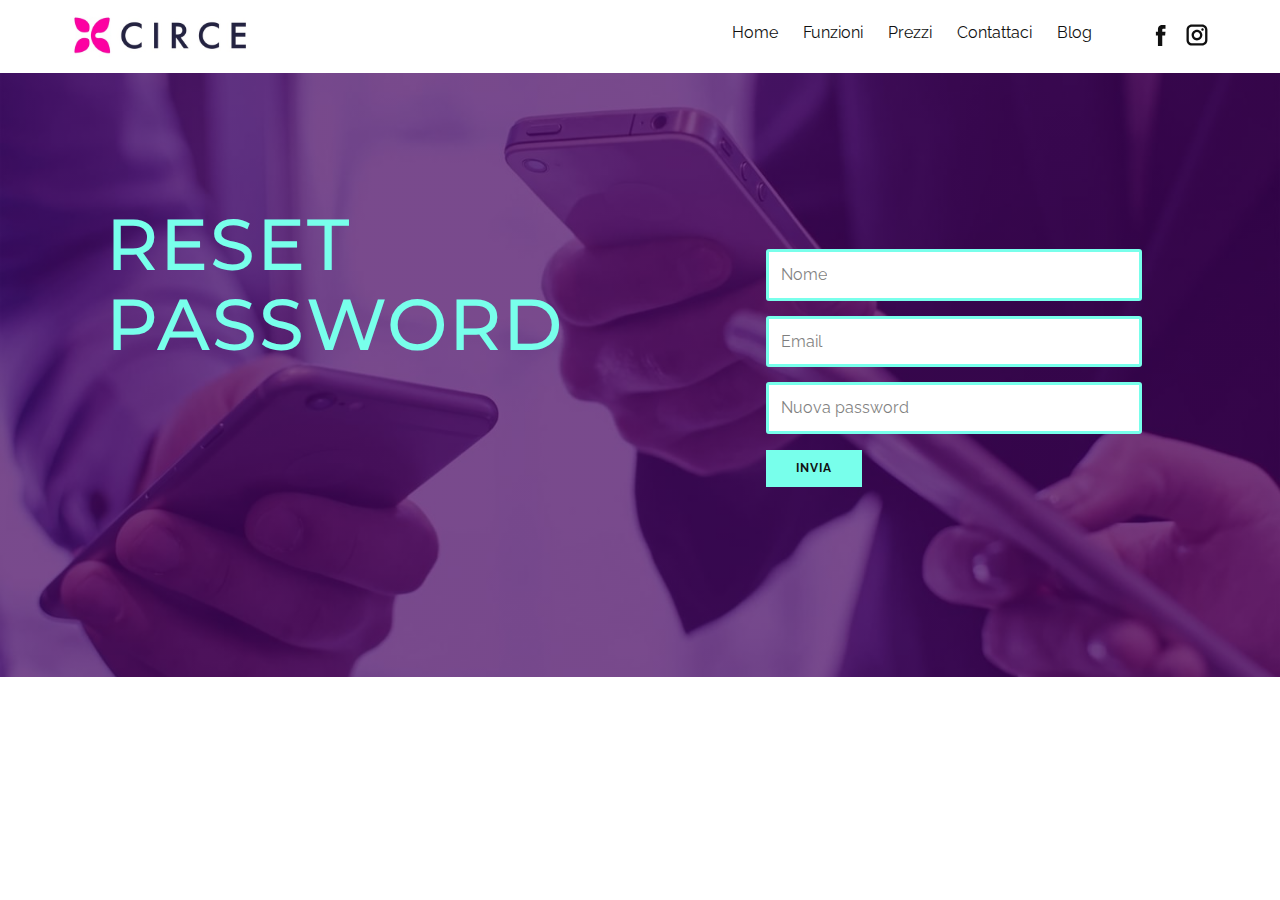
<file: html/reset-password.html>
<!DOCTYPE html>
<html style="font-size: 16px;" lang="it-IT"><head>
    <meta name="viewport" content="width=device-width, initial-scale=1.0">
    <meta charset="utf-8">
    <meta name="keywords" content="Demo, dimostrazione, versione dimostrativa, acquisto, acquista, prezzo, comprare Circe, acquisto app per smartphone, acquisto gestionale">
    <meta name="description" content="Circe è un'app per smartphone, tablet e computer per la gestione di saloni di bellezza, centri estetici parrucchieri, parrucchiere, onicotecnica. E' disponibile una versione dimostrativa, demo, gratuita. Per acquistare Circe scrivere qui.">
    <title>reset password</title>

    <link rel="stylesheet" href="nicepage.css" media="screen">
<link rel="stylesheet" href="reset-password.css" media="screen">
    <script class="u-script" type="text/javascript" src="jquery.js" defer=""></script>
    <script class="u-script" type="text/javascript" src="nicepage.js" defer=""></script>
    <meta name="generator" content="Nicepage 6.7.6, nicepage.com">
    <link rel="icon" href="images/favicon.png">
    <link id="u-theme-google-font" rel="stylesheet" href="https://fonts.googleapis.com/css?family=Montserrat:100,100i,200,200i,300,300i,400,400i,500,500i,600,600i,700,700i,800,800i,900,900i|Raleway:100,100i,200,200i,300,300i,400,400i,500,500i,600,600i,700,700i,800,800i,900,900i">
    
    
    
    <script type="application/ld+json">{
		"@context": "http://schema.org",
		"@type": "Organization",
		"name": "Circe",
		"logo": "images/login-logo1.jpg",
		"sameAs": [
				"https://facebook.com/circebellezza",
				"https://www.instagram.com/circebellezza/"
		]
}</script>
    <meta name="theme-color" content="#43005d">
    <meta property="og:title" content="reset password">
    <meta property="og:description" content="Circe è un'app per smartphone, tablet e computer per la gestione di saloni di bellezza, centri estetici parrucchieri, parrucchiere, onicotecnica. E' disponibile una versione dimostrativa, demo, gratuita. Per acquistare Circe scrivere qui.">
    <meta property="og:type" content="website">
  <script async="" src="https://www.googletagmanager.com/gtag/js?id=G-L7FVZ8JN7Q"></script>
<script>
  window.dataLayer = window.dataLayer || [];
  function gtag(){dataLayer.push(arguments);}
  gtag('js', new Date());

  gtag('config', 'G-L7FVZ8JN7Q');
</script><script>
    function gdprConfirmed() {
        return true;
    }
    function dynamicLoadScript(src) {
        var script = document.createElement('script');
        script.src = src && typeof src === 'string' ? src : 'https://www.google.com/recaptcha/api.js?render=6Ld9toMaAAAAABjUBUhDhUX5kzIdtFgD9wQYVhph';
        script.async = true;
        document.body.appendChild(script);
        script.onload = function() {
            let event = new CustomEvent("recaptchaLoaded");
            document.dispatchEvent(event);
        };
    }
    document.addEventListener('DOMContentLoaded', function () {
        var confirmButton = document.querySelector('.u-cookies-consent .u-button-confirm');
        if (confirmButton) {
            confirmButton.onclick = dynamicLoadScript;
        }
    });
    </script>
    <script>
        document.addEventListener("DOMContentLoaded", function(){
            if (!gdprConfirmed()) {
                return;
            }
            dynamicLoadScript();
        });
    </script>
    <script>
        document.addEventListener("recaptchaLoaded", function() {
            if (!gdprConfirmed()) {
                return;
            }
            (function (grecaptcha, sitekey, actions) {
                var recaptcha = {
                    execute: function (action, submitFormCb) {
                        try {
                            grecaptcha.execute(
                                sitekey,
                                {action: action}
                            ).then(function (token) {
                                var forms = document.getElementsByTagName('form');

                                for (var i = 0; i < forms.length; i++) {
                                    var fields = forms[i].getElementsByTagName('input');

                                    for (var j = 0; j < fields.length; j++) {
                                        var field = fields[j];

                                        if ('recaptchaResponse' === field.getAttribute('name')) {
                                            field.setAttribute('value', token);
                                            break;
                                        }
                                    }
                                }
                                submitFormCb();
                            });
                        } catch (e) {
                            var formError = document.querySelector('.u-form-send-error');

                            if (formError) {
                                formError.innerText = 'Errore per il proprietario del sito: ' + e.message.replace(/:[\s\S]*/, '');
                                formError.style.display = 'block';
                            }
                        }
                    },

                    executeContact: function (submitFormCb) {
                        recaptcha.execute(actions['contact'], submitFormCb);
                    }
                };

                window.recaptchaObject = recaptcha;
            })(
                grecaptcha,
                
                '6Ld9toMaAAAAABjUBUhDhUX5kzIdtFgD9wQYVhph',
                {'contact': 'contact'}
            );
        });
    </script>
<meta data-intl-tel-input-cdn-path="intlTelInput/"></head>
  <body data-path-to-root="./" data-include-products="false" class="u-body u-xl-mode" data-lang="it"><header class="u-align-center-sm u-align-center-xs u-clearfix u-header u-header" id="sec-4b2e"><div class="u-clearfix u-sheet u-sheet-1">
        <a href="home.html" class="u-image u-logo u-image-1" data-image-width="500" data-image-height="200" title="Home">
          <img src="images/login-logo1.jpg" class="u-logo-image u-logo-image-1" data-image-width="180.8889">
        </a>
        <div class="u-social-icons u-spacing-10 u-social-icons-1">
          <a class="u-social-url" target="_blank" href="https://facebook.com/circebellezza"><span class="u-icon u-icon-circle u-social-facebook u-social-icon u-icon-1"><svg class="u-svg-link" preserveAspectRatio="xMidYMin slice" viewBox="0 0 112 112" style=""><use xmlns:xlink="http://www.w3.org/1999/xlink" xlink:href="#svg-3016"></use></svg><svg xmlns="http://www.w3.org/2000/svg" xmlns:xlink="http://www.w3.org/1999/xlink" version="1.1" xml:space="preserve" class="u-svg-content" viewBox="0 0 112 112" x="0px" y="0px" id="svg-3016"><path d="M75.5,28.8H65.4c-1.5,0-4,0.9-4,4.3v9.4h13.9l-1.5,15.8H61.4v45.1H42.8V58.3h-8.8V42.4h8.8V32.2 c0-7.4,3.4-18.8,18.8-18.8h13.8v15.4H75.5z"></path></svg></span>
          </a>
          <a class="u-social-url" target="_blank" href="https://www.instagram.com/circebellezza/"><span class="u-icon u-icon-circle u-social-icon u-social-instagram u-icon-2"><svg class="u-svg-link" preserveAspectRatio="xMidYMin slice" viewBox="0 0 112 112" style=""><use xmlns:xlink="http://www.w3.org/1999/xlink" xlink:href="#svg-9788"></use></svg><svg xmlns="http://www.w3.org/2000/svg" xmlns:xlink="http://www.w3.org/1999/xlink" version="1.1" xml:space="preserve" class="u-svg-content" viewBox="0 0 112 112" x="0px" y="0px" id="svg-9788"><path d="M55.9,32.9c-12.8,0-23.2,10.4-23.2,23.2s10.4,23.2,23.2,23.2s23.2-10.4,23.2-23.2S68.7,32.9,55.9,32.9z M55.9,69.4c-7.4,0-13.3-6-13.3-13.3c-0.1-7.4,6-13.3,13.3-13.3s13.3,6,13.3,13.3C69.3,63.5,63.3,69.4,55.9,69.4z"></path><path d="M79.7,26.8c-3,0-5.4,2.5-5.4,5.4s2.5,5.4,5.4,5.4c3,0,5.4-2.5,5.4-5.4S82.7,26.8,79.7,26.8z"></path><path d="M78.2,11H33.5C21,11,10.8,21.3,10.8,33.7v44.7c0,12.6,10.2,22.8,22.7,22.8h44.7c12.6,0,22.7-10.2,22.7-22.7 V33.7C100.8,21.1,90.6,11,78.2,11z M91,78.4c0,7.1-5.8,12.8-12.8,12.8H33.5c-7.1,0-12.8-5.8-12.8-12.8V33.7 c0-7.1,5.8-12.8,12.8-12.8h44.7c7.1,0,12.8,5.8,12.8,12.8V78.4z"></path></svg></span>
          </a>
        </div>
        <nav class="u-align-left u-menu u-menu-dropdown u-offcanvas u-menu-1">
          <div class="menu-collapse" style="font-size: 1rem;">
            <a class="u-button-style u-nav-link" href="#">
              <svg class="u-svg-link" preserveAspectRatio="xMidYMin slice" viewBox="0 0 302 302" style=""><use xmlns:xlink="http://www.w3.org/1999/xlink" xlink:href="#svg-8a8f"></use></svg>
              <svg xmlns="http://www.w3.org/2000/svg" xmlns:xlink="http://www.w3.org/1999/xlink" version="1.1" id="svg-8a8f" x="0px" y="0px" viewBox="0 0 302 302" style="enable-background:new 0 0 302 302;" xml:space="preserve" class="u-svg-content"><g><rect y="36" width="302" height="30"></rect><rect y="236" width="302" height="30"></rect><rect y="136" width="302" height="30"></rect>
</g><g></g><g></g><g></g><g></g><g></g><g></g><g></g><g></g><g></g><g></g><g></g><g></g><g></g><g></g><g></g></svg>
            </a>
          </div>
          <div class="u-custom-menu u-nav-container">
            <ul class="u-nav u-spacing-25 u-unstyled u-nav-1"><li class="u-nav-item"><a class="u-button-style u-nav-link" href="home.html" style="padding: 8px 0px;">Home</a>
</li><li class="u-nav-item"><a class="u-button-style u-nav-link" style="padding: 8px 0px;">Funzioni</a><div class="u-nav-popup"><ul class="u-h-spacing-20 u-nav u-unstyled u-v-spacing-10 u-nav-2"><li class="u-nav-item"><a class="u-button-style u-nav-link u-white" href="agenda.html">Agenda</a>
</li><li class="u-nav-item"><a class="u-button-style u-nav-link u-white" href="magazzino.html">Magazzino</a>
</li><li class="u-nav-item"><a class="u-button-style u-nav-link u-white" href="spese.html">Spese</a>
</li></ul>
</div>
</li><li class="u-nav-item"><a class="u-button-style u-nav-link" href="prezzi.html" style="padding: 8px 0px;">Prezzi</a>
</li><li class="u-nav-item"><a class="u-button-style u-nav-link" href="contattaci.html" style="padding: 8px 0px;">Contattaci</a>
</li><li class="u-nav-item"><a class="u-button-style u-nav-link" href="blog.html" style="padding: 8px 0px;">Blog</a>
</li></ul>
          </div>
          <div class="u-custom-menu u-nav-container-collapse">
            <div class="u-align-center u-black u-container-style u-inner-container-layout u-opacity u-opacity-95 u-sidenav">
              <div class="u-inner-container-layout u-sidenav-overflow">
                <div class="u-menu-close u-menu-close-1"></div>
                <ul class="u-align-center u-nav u-popupmenu-items u-unstyled u-nav-3"><li class="u-nav-item"><a class="u-button-style u-nav-link" href="home.html">Home</a>
</li><li class="u-nav-item"><a class="u-button-style u-nav-link">Funzioni</a><div class="u-nav-popup"><ul class="u-h-spacing-20 u-nav u-unstyled u-v-spacing-10 u-nav-4"><li class="u-nav-item"><a class="u-button-style u-nav-link" href="agenda.html">Agenda</a>
</li><li class="u-nav-item"><a class="u-button-style u-nav-link" href="magazzino.html">Magazzino</a>
</li><li class="u-nav-item"><a class="u-button-style u-nav-link" href="spese.html">Spese</a>
</li></ul>
</div>
</li><li class="u-nav-item"><a class="u-button-style u-nav-link" href="prezzi.html">Prezzi</a>
</li><li class="u-nav-item"><a class="u-button-style u-nav-link" href="contattaci.html">Contattaci</a>
</li><li class="u-nav-item"><a class="u-button-style u-nav-link" href="blog.html">Blog</a>
</li></ul>
              </div>
            </div>
            <div class="u-black u-menu-overlay u-opacity u-opacity-70"></div>
          </div>
        </nav>
      </div></header> 
    <section class="u-clearfix u-image u-shading u-section-1" src="" id="sec-8de5">
      <div class="u-clearfix u-sheet u-sheet-1">
        <div class="data-layout-selected u-clearfix u-expanded-width u-gutter-0 u-layout-wrap u-layout-wrap-1">
          <div class="u-layout">
            <div class="u-layout-row">
              <div class="u-align-left u-container-style u-layout-cell u-left-cell u-size-33 u-layout-cell-1">
                <div class="u-container-layout u-container-layout-1" data-image-width="2000" data-image-height="1333">
                  <h1 class="u-heading-font u-text u-text-custom-color-1 u-title u-text-1">RESET PASSWORD</h1>
                </div>
              </div>
              <div class="u-align-left u-container-style u-layout-cell u-right-cell u-size-27 u-layout-cell-2">
                <div class="u-container-layout u-valign-middle-lg u-valign-middle-sm u-valign-middle-xl u-valign-middle-xs" data-image-width="2000" data-image-height="1333">
                  <div class="u-align-left-md u-align-left-xs u-expanded-width-md u-expanded-width-xs u-form u-form-1">
                    <form action="request_info" class="u-block-9461-11 u-clearfix u-form-spacing-15 u-form-vertical u-inner-form" source="custom" method="post">
                      <div class="u-form-group u-form-name">
                        <label for="name-e2ba" class="u-form-control-hidden u-label"></label>
                        <input type="text" placeholder="Nome" id="name-e2ba" name="name" class="u-border-3 u-border-custom-color-1 u-input" required="">
                      </div>
                      <div class="u-form-email u-form-group">
                        <label for="email-e2ba" class="u-form-control-hidden u-label">Email</label>
                        <input type="email" placeholder="Email" id="email-e2ba" name="email" class="u-border-3 u-border-custom-color-1 u-input" required="">
                      </div>
                      <div class="u-form-group">
                        <label for="message-e2ba" class="u-form-control-hidden u-label">Message</label>
                        <input placeholder="Nuova password" rows="4" cols="50" id="message-e2ba" name="message" class="u-border-3 u-border-custom-color-1 u-input" required="required" type="text">
                      </div>
                      <div class="u-form-group u-form-submit">
                        <a href="#" class="u-btn u-btn-submit u-button-style u-custom-color-1 u-btn-1">invia</a>
                        <input type="submit" value="submit" class="u-border-palette-2-base u-form-control-hidden">
                      </div>
                      <div class="u-form-send-message u-form-send-success u-green-400">Grazie! Il tuo messaggio è stato inviato. A breve riceverai un contatto.</div>
                      <div class="u-form-send-error u-form-send-message u-red-400">Messaggio non inviato. Si è verificato un errore.</div>
                      <input type="hidden" value="" name="recaptchaResponse">
                    </form>
                  </div>
                </div>
              </div>
            </div>
          </div>
        </div>
      </div>
    </section>
    
    
    
    
  
</body></html>
</file>
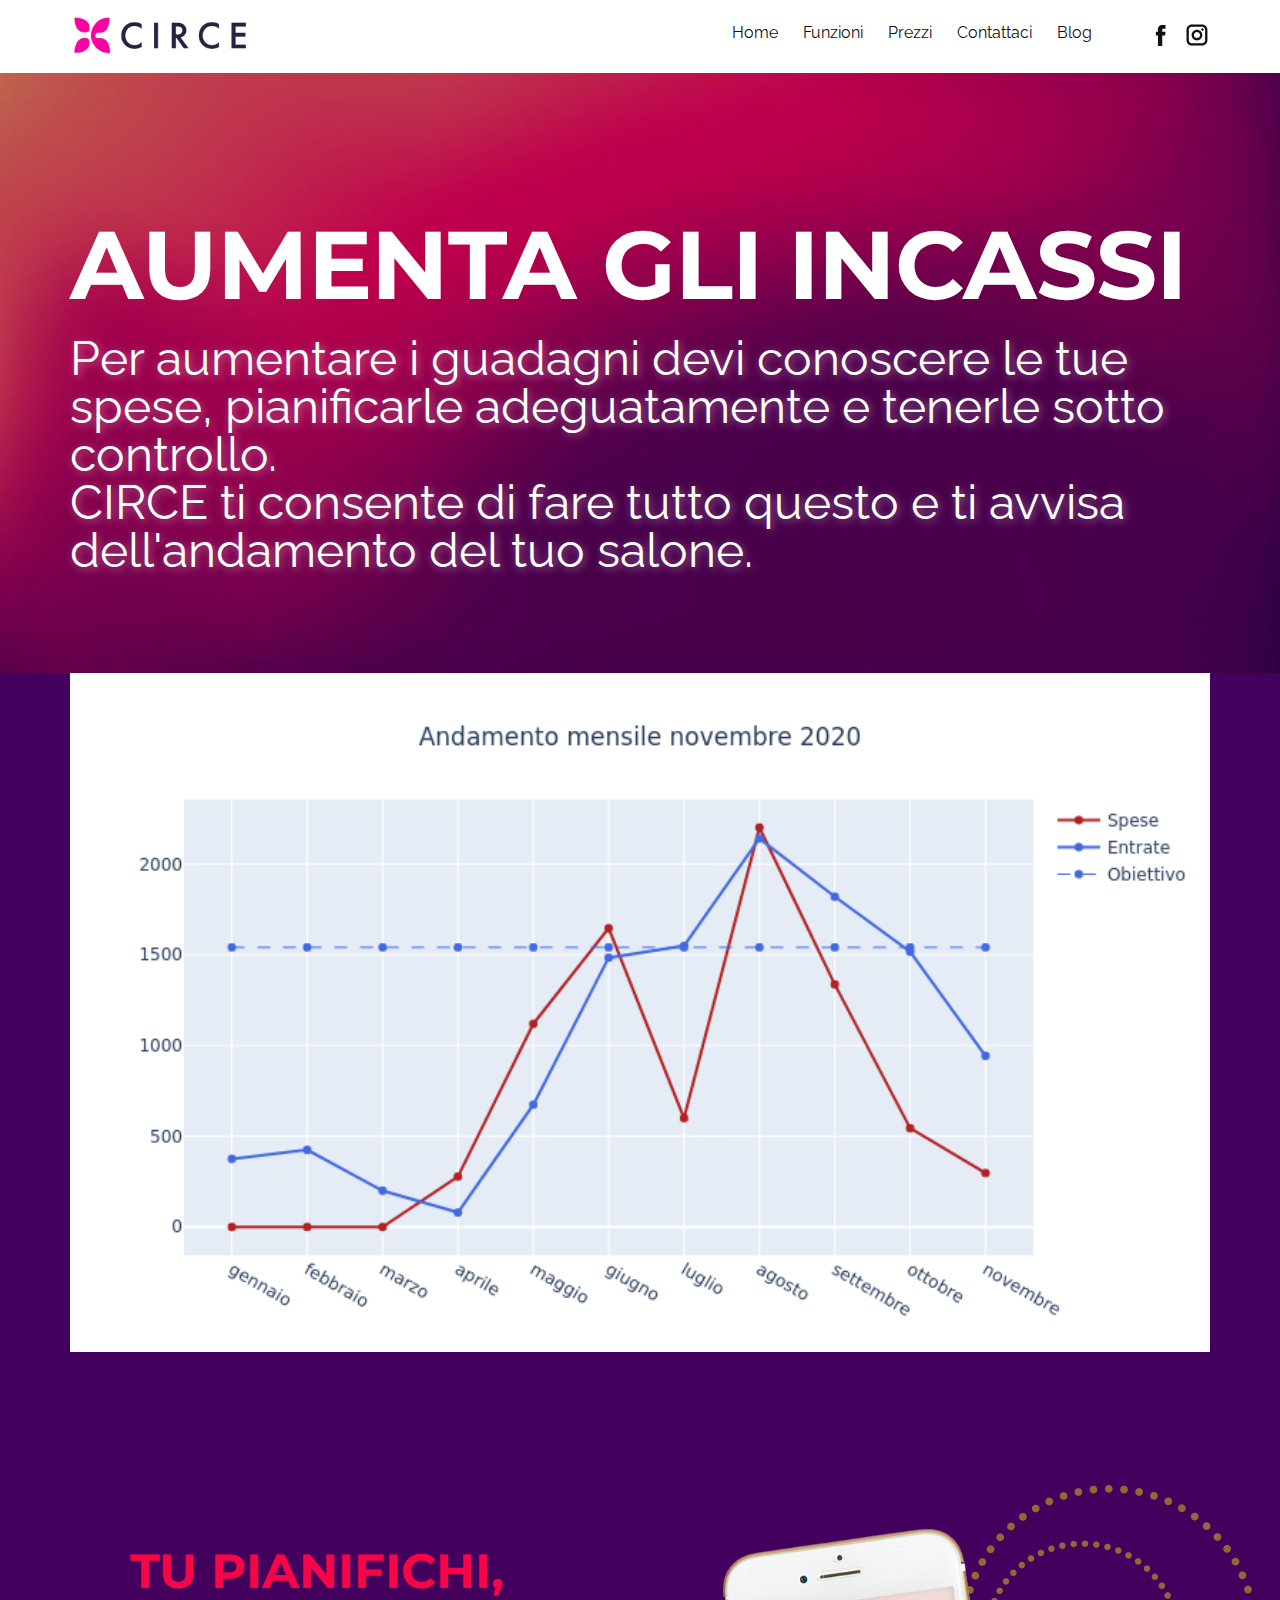
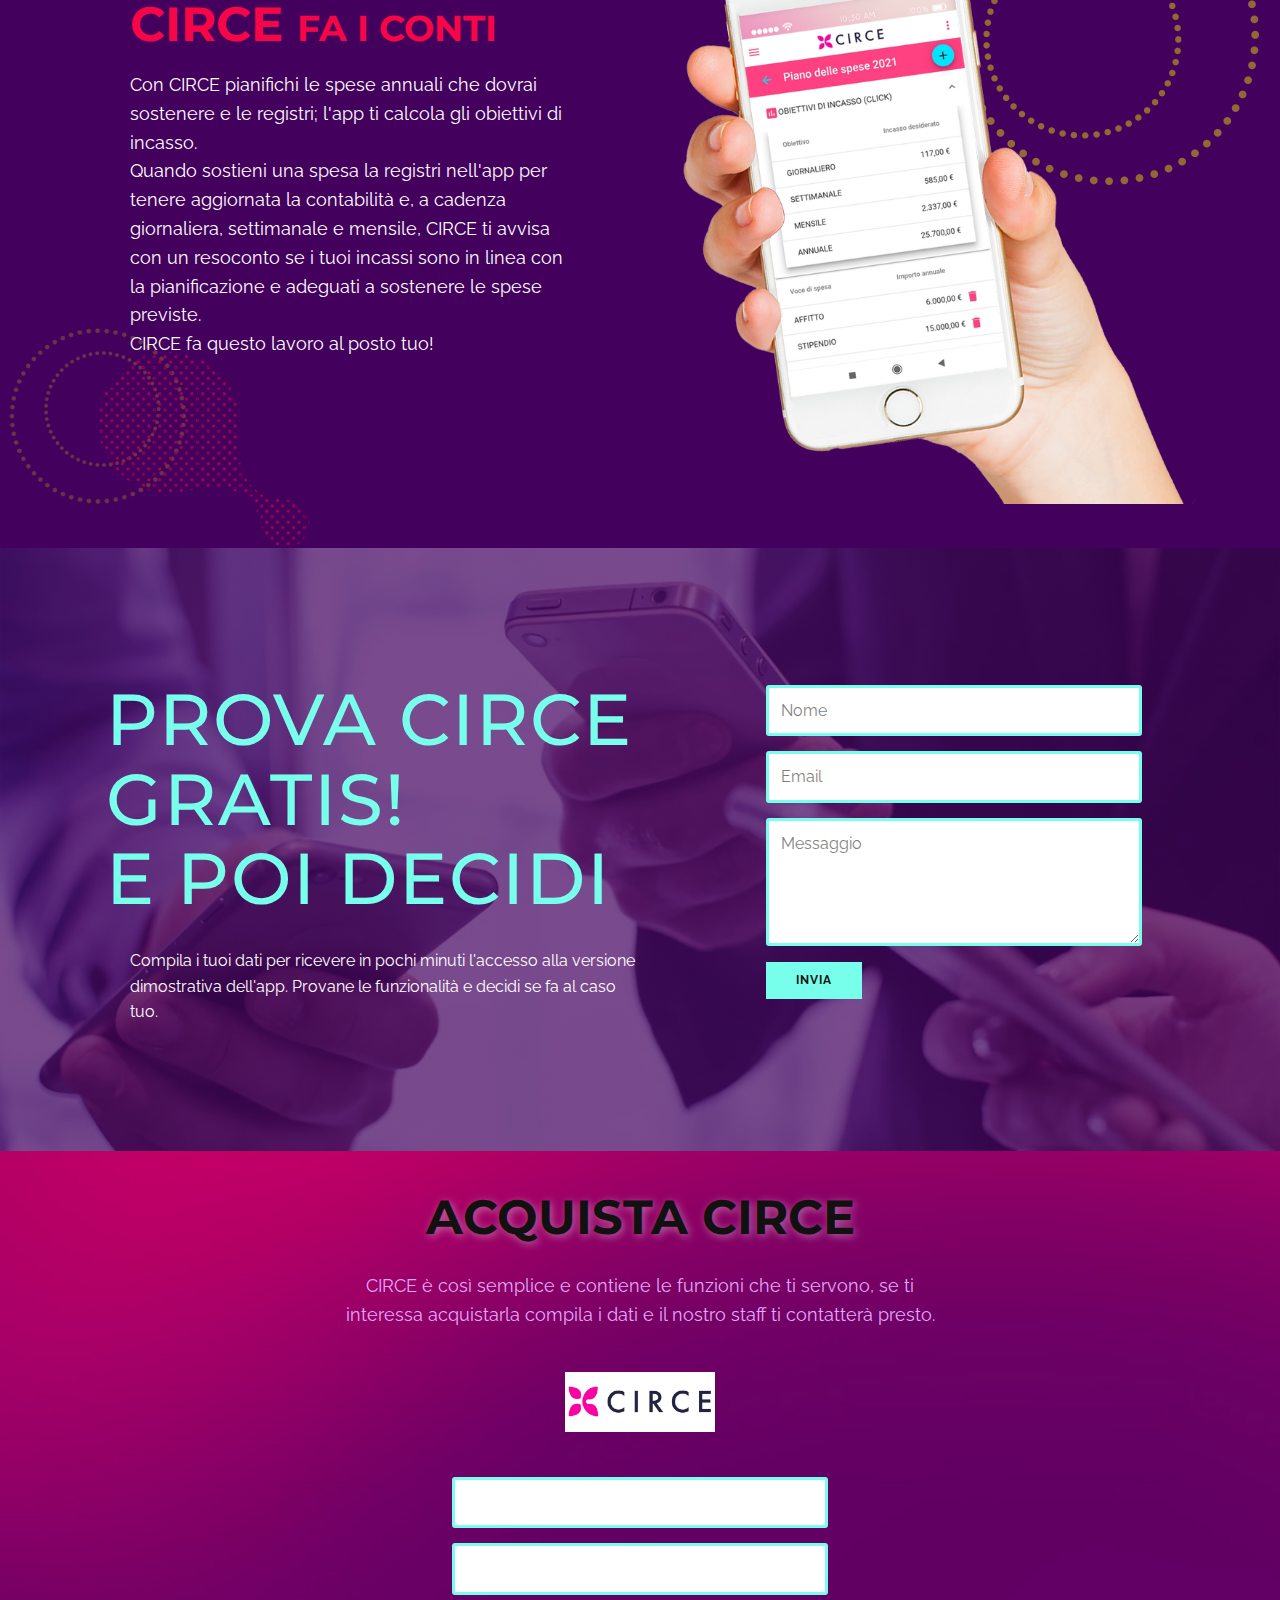
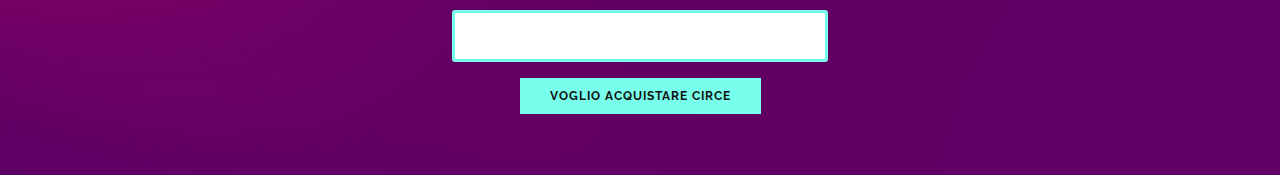
<file: html/spese.html>
<!DOCTYPE html>
<html style="font-size: 16px;" lang="it-IT"><head>
    <meta name="viewport" content="width=device-width, initial-scale=1.0">
    <meta charset="utf-8">
    <meta name="keywords" content="Entrate, spese, business plan, piano delle spese, bilancio, bilancio preventivo, rendiconto, bilancio consuntivo, contabilità, prima nota, obiettivo di incasso, scostamento di bilancio, spese di affitto, spese per prodotti, spese per fornitori">
    <meta name="description" content="Circe è un'app per smartphone, tablet e computer per la gestione di saloni di bellezza, centri estetici parrucchieri, parrucchiere, onicotecnica. Tramite la funzione di gestione delle spese è possibile registrare la pianificazione annuale delle spese in modo da stabilire gli obiettivi di incasso giornaliero, settimanale, mensile e annuale. Inoltre è possibile registrare le spese effettivamente sostenute e confrontarle con la pianificazione per verificare il rispetto della pianificazione.">
    <title>Circe | Gestione delle entrate, delle spese e della pianificazione economica</title>

    <link rel="stylesheet" href="nicepage.css" media="screen">
<link rel="stylesheet" href="spese.css" media="screen">
    <script class="u-script" type="text/javascript" src="jquery.js" defer=""></script>
    <script class="u-script" type="text/javascript" src="nicepage.js" defer=""></script>
    <meta name="generator" content="Nicepage 6.7.6, nicepage.com">
    <link rel="icon" href="images/favicon.png">
    <link id="u-theme-google-font" rel="stylesheet" href="https://fonts.googleapis.com/css?family=Montserrat:100,100i,200,200i,300,300i,400,400i,500,500i,600,600i,700,700i,800,800i,900,900i|Raleway:100,100i,200,200i,300,300i,400,400i,500,500i,600,600i,700,700i,800,800i,900,900i">
    
    
    
    
    
    
    
    <script type="application/ld+json">{
		"@context": "http://schema.org",
		"@type": "Organization",
		"name": "Circe",
		"logo": "images/login-logo1.jpg",
		"sameAs": [
				"https://facebook.com/circebellezza",
				"https://www.instagram.com/circebellezza/"
		]
}</script>
    <meta name="theme-color" content="#43005d">
    <meta property="og:title" content="Circe | Gestione delle entrate, delle spese e della pianificazione economica">
    <meta property="og:description" content="Circe è un'app per smartphone, tablet e computer per la gestione di saloni di bellezza, centri estetici parrucchieri, parrucchiere, onicotecnica. Tramite la funzione di gestione delle spese è possibile registrare la pianificazione annuale delle spese in modo da stabilire gli obiettivi di incasso giornaliero, settimanale, mensile e annuale. Inoltre è possibile registrare le spese effettivamente sostenute e confrontarle con la pianificazione per verificare il rispetto della pianificazione.">
    <meta property="og:type" content="website">
  <script async="" src="https://www.googletagmanager.com/gtag/js?id=G-L7FVZ8JN7Q"></script>
<script>
  window.dataLayer = window.dataLayer || [];
  function gtag(){dataLayer.push(arguments);}
  gtag('js', new Date());

  gtag('config', 'G-L7FVZ8JN7Q');
</script><script>
    function gdprConfirmed() {
        return true;
    }
    function dynamicLoadScript(src) {
        var script = document.createElement('script');
        script.src = src && typeof src === 'string' ? src : 'https://www.google.com/recaptcha/api.js?render=6Ld9toMaAAAAABjUBUhDhUX5kzIdtFgD9wQYVhph';
        script.async = true;
        document.body.appendChild(script);
        script.onload = function() {
            let event = new CustomEvent("recaptchaLoaded");
            document.dispatchEvent(event);
        };
    }
    document.addEventListener('DOMContentLoaded', function () {
        var confirmButton = document.querySelector('.u-cookies-consent .u-button-confirm');
        if (confirmButton) {
            confirmButton.onclick = dynamicLoadScript;
        }
    });
    </script>
    <script>
        document.addEventListener("DOMContentLoaded", function(){
            if (!gdprConfirmed()) {
                return;
            }
            dynamicLoadScript();
        });
    </script>
    <script>
        document.addEventListener("recaptchaLoaded", function() {
            if (!gdprConfirmed()) {
                return;
            }
            (function (grecaptcha, sitekey, actions) {
                var recaptcha = {
                    execute: function (action, submitFormCb) {
                        try {
                            grecaptcha.execute(
                                sitekey,
                                {action: action}
                            ).then(function (token) {
                                var forms = document.getElementsByTagName('form');

                                for (var i = 0; i < forms.length; i++) {
                                    var fields = forms[i].getElementsByTagName('input');

                                    for (var j = 0; j < fields.length; j++) {
                                        var field = fields[j];

                                        if ('recaptchaResponse' === field.getAttribute('name')) {
                                            field.setAttribute('value', token);
                                            break;
                                        }
                                    }
                                }
                                submitFormCb();
                            });
                        } catch (e) {
                            var formError = document.querySelector('.u-form-send-error');

                            if (formError) {
                                formError.innerText = 'Errore per il proprietario del sito: ' + e.message.replace(/:[\s\S]*/, '');
                                formError.style.display = 'block';
                            }
                        }
                    },

                    executeContact: function (submitFormCb) {
                        recaptcha.execute(actions['contact'], submitFormCb);
                    }
                };

                window.recaptchaObject = recaptcha;
            })(
                grecaptcha,
                
                '6Ld9toMaAAAAABjUBUhDhUX5kzIdtFgD9wQYVhph',
                {'contact': 'contact'}
            );
        });
    </script>
<meta data-intl-tel-input-cdn-path="intlTelInput/"></head>
  <body data-path-to-root="./" data-include-products="false" class="u-body u-xl-mode" data-lang="it"><header class="u-align-center-sm u-align-center-xs u-clearfix u-header u-header" id="sec-4b2e"><div class="u-clearfix u-sheet u-sheet-1">
        <a href="home.html" class="u-image u-logo u-image-1" data-image-width="500" data-image-height="200" title="Home">
          <img src="images/login-logo1.jpg" class="u-logo-image u-logo-image-1" data-image-width="180.8889">
        </a>
        <div class="u-social-icons u-spacing-10 u-social-icons-1">
          <a class="u-social-url" target="_blank" href="https://facebook.com/circebellezza"><span class="u-icon u-icon-circle u-social-facebook u-social-icon u-icon-1"><svg class="u-svg-link" preserveAspectRatio="xMidYMin slice" viewBox="0 0 112 112" style=""><use xmlns:xlink="http://www.w3.org/1999/xlink" xlink:href="#svg-3016"></use></svg><svg xmlns="http://www.w3.org/2000/svg" xmlns:xlink="http://www.w3.org/1999/xlink" version="1.1" xml:space="preserve" class="u-svg-content" viewBox="0 0 112 112" x="0px" y="0px" id="svg-3016"><path d="M75.5,28.8H65.4c-1.5,0-4,0.9-4,4.3v9.4h13.9l-1.5,15.8H61.4v45.1H42.8V58.3h-8.8V42.4h8.8V32.2 c0-7.4,3.4-18.8,18.8-18.8h13.8v15.4H75.5z"></path></svg></span>
          </a>
          <a class="u-social-url" target="_blank" href="https://www.instagram.com/circebellezza/"><span class="u-icon u-icon-circle u-social-icon u-social-instagram u-icon-2"><svg class="u-svg-link" preserveAspectRatio="xMidYMin slice" viewBox="0 0 112 112" style=""><use xmlns:xlink="http://www.w3.org/1999/xlink" xlink:href="#svg-9788"></use></svg><svg xmlns="http://www.w3.org/2000/svg" xmlns:xlink="http://www.w3.org/1999/xlink" version="1.1" xml:space="preserve" class="u-svg-content" viewBox="0 0 112 112" x="0px" y="0px" id="svg-9788"><path d="M55.9,32.9c-12.8,0-23.2,10.4-23.2,23.2s10.4,23.2,23.2,23.2s23.2-10.4,23.2-23.2S68.7,32.9,55.9,32.9z M55.9,69.4c-7.4,0-13.3-6-13.3-13.3c-0.1-7.4,6-13.3,13.3-13.3s13.3,6,13.3,13.3C69.3,63.5,63.3,69.4,55.9,69.4z"></path><path d="M79.7,26.8c-3,0-5.4,2.5-5.4,5.4s2.5,5.4,5.4,5.4c3,0,5.4-2.5,5.4-5.4S82.7,26.8,79.7,26.8z"></path><path d="M78.2,11H33.5C21,11,10.8,21.3,10.8,33.7v44.7c0,12.6,10.2,22.8,22.7,22.8h44.7c12.6,0,22.7-10.2,22.7-22.7 V33.7C100.8,21.1,90.6,11,78.2,11z M91,78.4c0,7.1-5.8,12.8-12.8,12.8H33.5c-7.1,0-12.8-5.8-12.8-12.8V33.7 c0-7.1,5.8-12.8,12.8-12.8h44.7c7.1,0,12.8,5.8,12.8,12.8V78.4z"></path></svg></span>
          </a>
        </div>
        <nav class="u-align-left u-menu u-menu-dropdown u-offcanvas u-menu-1">
          <div class="menu-collapse" style="font-size: 1rem;">
            <a class="u-button-style u-nav-link" href="#">
              <svg class="u-svg-link" preserveAspectRatio="xMidYMin slice" viewBox="0 0 302 302" style=""><use xmlns:xlink="http://www.w3.org/1999/xlink" xlink:href="#svg-8a8f"></use></svg>
              <svg xmlns="http://www.w3.org/2000/svg" xmlns:xlink="http://www.w3.org/1999/xlink" version="1.1" id="svg-8a8f" x="0px" y="0px" viewBox="0 0 302 302" style="enable-background:new 0 0 302 302;" xml:space="preserve" class="u-svg-content"><g><rect y="36" width="302" height="30"></rect><rect y="236" width="302" height="30"></rect><rect y="136" width="302" height="30"></rect>
</g><g></g><g></g><g></g><g></g><g></g><g></g><g></g><g></g><g></g><g></g><g></g><g></g><g></g><g></g><g></g></svg>
            </a>
          </div>
          <div class="u-custom-menu u-nav-container">
            <ul class="u-nav u-spacing-25 u-unstyled u-nav-1"><li class="u-nav-item"><a class="u-button-style u-nav-link" href="home.html" style="padding: 8px 0px;">Home</a>
</li><li class="u-nav-item"><a class="u-button-style u-nav-link" style="padding: 8px 0px;">Funzioni</a><div class="u-nav-popup"><ul class="u-h-spacing-20 u-nav u-unstyled u-v-spacing-10 u-nav-2"><li class="u-nav-item"><a class="u-button-style u-nav-link u-white" href="agenda.html">Agenda</a>
</li><li class="u-nav-item"><a class="u-button-style u-nav-link u-white" href="magazzino.html">Magazzino</a>
</li><li class="u-nav-item"><a class="u-button-style u-nav-link u-white" href="spese.html">Spese</a>
</li></ul>
</div>
</li><li class="u-nav-item"><a class="u-button-style u-nav-link" href="prezzi.html" style="padding: 8px 0px;">Prezzi</a>
</li><li class="u-nav-item"><a class="u-button-style u-nav-link" href="contattaci.html" style="padding: 8px 0px;">Contattaci</a>
</li><li class="u-nav-item"><a class="u-button-style u-nav-link" href="blog.html" style="padding: 8px 0px;">Blog</a>
</li></ul>
          </div>
          <div class="u-custom-menu u-nav-container-collapse">
            <div class="u-align-center u-black u-container-style u-inner-container-layout u-opacity u-opacity-95 u-sidenav">
              <div class="u-inner-container-layout u-sidenav-overflow">
                <div class="u-menu-close u-menu-close-1"></div>
                <ul class="u-align-center u-nav u-popupmenu-items u-unstyled u-nav-3"><li class="u-nav-item"><a class="u-button-style u-nav-link" href="home.html">Home</a>
</li><li class="u-nav-item"><a class="u-button-style u-nav-link">Funzioni</a><div class="u-nav-popup"><ul class="u-h-spacing-20 u-nav u-unstyled u-v-spacing-10 u-nav-4"><li class="u-nav-item"><a class="u-button-style u-nav-link" href="agenda.html">Agenda</a>
</li><li class="u-nav-item"><a class="u-button-style u-nav-link" href="magazzino.html">Magazzino</a>
</li><li class="u-nav-item"><a class="u-button-style u-nav-link" href="spese.html">Spese</a>
</li></ul>
</div>
</li><li class="u-nav-item"><a class="u-button-style u-nav-link" href="prezzi.html">Prezzi</a>
</li><li class="u-nav-item"><a class="u-button-style u-nav-link" href="contattaci.html">Contattaci</a>
</li><li class="u-nav-item"><a class="u-button-style u-nav-link" href="blog.html">Blog</a>
</li></ul>
              </div>
            </div>
            <div class="u-black u-menu-overlay u-opacity u-opacity-70"></div>
          </div>
        </nav>
      </div></header> 
    <section class="u-clearfix u-image u-shading u-section-1" src="" id="sec-ee08">
      <div class="u-clearfix u-sheet u-sheet-1">
        <div class="u-align-left u-container-style u-expanded-width u-group u-group-1">
          <div class="u-container-layout u-container-layout-1">
            <h1 class="u-text u-text-white u-title u-text-1">aumenta gli incassi</h1>
            <p class="u-large-text u-text u-text-variant u-text-2">Per aumentare i guadagni devi conoscere le tue spese, pianificarle adeguatamente e tenerle sotto controllo.<br>CIRCE ti consente di fare tutto questo e ti avvisa dell'andamento del tuo salone.
            </p>
          </div>
        </div>
      </div>
    </section>
    <section class="u-border-no-bottom u-border-no-left u-border-no-right u-border-no-top u-clearfix u-palette-1-base u-section-2" id="carousel_f442">
      <div class="u-clearfix u-sheet u-valign-middle u-sheet-1">
        <div class="u-clearfix u-expanded-width u-gutter-30 u-layout-wrap u-layout-wrap-1">
          <div class="u-gutter-0 u-layout">
            <div class="u-layout-row">
              <div class="u-container-style u-layout-cell u-size-60 u-layout-cell-1">
                <div class="u-container-layout">
                  <img class="u-expand-resize u-expanded-width u-image u-image-1" src="images/noname.png" data-image-width="800" data-image-height="500">
                </div>
              </div>
            </div>
          </div>
        </div>
      </div>
    </section>
    <section class="u-border-no-bottom u-border-no-left u-border-no-right u-border-no-top u-clearfix u-palette-1-base u-section-3" id="sec-4abf">
      <img src="images/Untitled3.png" alt="" class="u-image u-image-contain u-image-default u-opacity u-opacity-50 u-image-1" data-image-width="437" data-image-height="326">
      <div class="u-clearfix u-gutter-30 u-layout-wrap u-layout-wrap-1">
        <div class="u-layout">
          <div class="u-layout-row">
            <div class="u-align-left-sm u-align-left-xl u-container-style u-layout-cell u-right-cell u-size-30 u-layout-cell-1">
              <div class="u-container-layout u-valign-top-lg u-valign-top-md u-valign-top-xl u-container-layout-1">
                <h2 class="u-text u-text-palette-2-base u-text-1">TU PIANIFICHI, circe <span style="font-size: 2.25rem;">fa i conti</span>
                </h2>
                <p class="u-text u-text-2">Con CIRCE pianifichi le spese annuali che dovrai sostenere e le registri; l'app ti calcola gli obiettivi di incasso.<br>Quando sostieni una spesa la registri nell'app per tenere aggiornata la contabilità e, a cadenza giornaliera, settimanale e mensile, CIRCE ti avvisa con un resoconto se i tuoi incassi sono in linea con la pianificazione e adeguati a sostenere le spese previste.<br>CIRCE fa questo lavoro al posto tuo!
                </p>
              </div>
            </div>
            <div class="u-container-style u-expand-resize u-layout-cell u-left-cell u-size-30 u-layout-cell-2">
              <div class="u-container-layout">
                <img src="images/Untitled6.png" alt="" class="u-image u-image-default u-image-2" data-image-width="300" data-image-height="300">
                <img class="u-image u-image-contain u-image-3" src="images/OS5KJE1_circe1.png" data-image-width="782" data-image-height="836">
              </div>
            </div>
          </div>
        </div>
      </div>
    </section>
    <section class="u-clearfix u-image u-shading u-section-4" src="" id="sec-8de5">
      <div class="u-clearfix u-sheet u-sheet-1">
        <div class="u-clearfix u-expanded-width u-gutter-0 u-layout-wrap u-layout-wrap-1">
          <div class="u-layout">
            <div class="u-layout-row">
              <div class="u-align-left u-container-style u-layout-cell u-left-cell u-size-33 u-layout-cell-1">
                <div class="u-container-layout u-container-layout-1" data-image-width="2000" data-image-height="1333">
                  <h1 class="u-heading-font u-text u-text-custom-color-1 u-title u-text-1">PROVA circe gratis!<br>e poi decidi
                  </h1>
                  <p class="u-large-text u-text u-text-variant u-text-2">Compila i tuoi dati per ricevere in pochi minuti l'accesso alla versione dimostrativa dell'app. Provane le funzionalità e decidi se fa al caso tuo.</p>
                </div>
              </div>
              <div class="u-align-left u-container-style u-layout-cell u-right-cell u-size-27 u-layout-cell-2">
                <div class="u-container-layout u-valign-middle-lg u-valign-middle-sm u-valign-middle-xl u-valign-middle-xs" data-image-width="2000" data-image-height="1333">
                  <div class="u-align-left-md u-align-left-xs u-expanded-width-md u-expanded-width-xs u-form u-form-1">
                    <form action="request_demo" method="post" class="u-block-2380-11 u-clearfix u-form-spacing-15 u-form-vertical u-inner-form" source="custom">
                      <div class="u-form-group u-form-name">
                        <label for="name-e2ba" class="u-form-control-hidden u-label">Name</label>
                        <input type="text" placeholder="Nome" id="name-e2ba" name="name" class="u-border-3 u-border-custom-color-1 u-input" required="">
                      </div>
                      <div class="u-form-email u-form-group">
                        <label for="email-e2ba" class="u-form-control-hidden u-label">Email</label>
                        <input type="email" placeholder="Email" id="email-e2ba" name="email" class="u-border-3 u-border-custom-color-1 u-input" required="">
                      </div>
                      <div class="u-form-group u-form-message">
                        <label for="message-e2ba" class="u-form-control-hidden u-label">Message</label>
                        <textarea placeholder="Messaggio" rows="4" cols="50" id="message-e2ba" name="message" class="u-border-3 u-border-custom-color-1 u-input"></textarea>
                      </div>
                      <div class="u-form-group u-form-submit">
                        <a href="#" class="u-btn u-btn-submit u-button-style u-custom-color-1 u-btn-1">invia</a>
                        <input type="submit" value="submit" class="u-border-palette-2-base u-form-control-hidden">
                      </div>
                      <div class="u-form-send-message u-form-send-success u-green-400">Grazie! Il tuo messaggio è stato inviato. A breve riceverai un contatto.</div>
                      <div class="u-form-send-error u-form-send-message u-red-400">Messaggio non inviato. Si è verificato un errore.</div>
                      <input type="hidden" value="" name="recaptchaResponse">
                    </form>
                  </div>
                </div>
              </div>
            </div>
          </div>
        </div>
      </div>
    </section>
    <section class="u-clearfix u-image u-section-5" id="sec-20c9">
      <div class="u-clearfix u-sheet u-sheet-1">
        <div class="u-clearfix u-gutter-0 u-layout-wrap u-layout-wrap-1">
          <div class="u-gutter-0 u-layout">
            <div class="u-layout-col">
              <div class="u-container-style u-layout-cell u-size-30 u-layout-cell-1">
                <div class="u-container-layout u-container-layout-1">
                  <h2 class="u-align-center-xl u-text u-text-1">acquista circe</h2>
                  <p class="u-align-center-xl u-text u-text-palette-1-light-2 u-text-2">CIRCE è così semplice e contiene le funzioni che ti servono, se ti interessa acquistarla compila i dati e il nostro staff ti contatterà presto.</p>
                  <img src="images/login-logo1.jpg" alt="" class="u-image u-image-contain u-image-default u-image-1" data-image-width="500" data-image-height="200">
                </div>
              </div>
              <div class="u-align-left u-container-style u-layout-cell u-size-30 u-layout-cell-2">
                <div class="u-container-layout u-valign-middle-lg u-valign-middle-sm u-valign-middle-xl u-valign-middle-xs" data-image-width="2000" data-image-height="1333">
                  <div class="u-align-left-md u-align-left-xs u-expanded-width-md u-expanded-width-xs u-form u-form-1">
                    <form action="request_buy" method="post" class="u-clearfix u-form-spacing-15 u-form-vertical u-inner-form" source="custom">
                      <div class="u-form-group u-form-name">
                        <label for="name-e2ba" class="u-form-control-hidden u-label u-text-body-alt-color">Name</label>
                        <input type="text" placeholder="Nome" id="name-e2ba" name="name" class="u-border-3 u-border-custom-color-1 u-input u-text-body-alt-color" required="">
                      </div>
                      <div class="u-form-email u-form-group">
                        <label for="email-e2ba" class="u-form-control-hidden u-label u-text-body-alt-color">Email</label>
                        <input type="email" placeholder="Email" id="email-e2ba" name="email" class="u-border-3 u-border-custom-color-1 u-input u-text-body-alt-color" required="">
                      </div>
                      <div class="u-form-group u-form-phone u-form-group-3">
                        <label for="phone-6710" class="u-form-control-hidden u-label u-text-body-alt-color">Telefono</label>
                        <input type="tel" pattern="\+?\d{0,3}[\s\(\-]?([0-9]{2,3})[\s\)\-]?([\s\-]?)([0-9]{3})[\s\-]?([0-9]{2})[\s\-]?([0-9]{2})" placeholder="Inserisci il tuo numero (es. +39 00000000)" id="phone-6710" name="phone" class="u-border-3 u-border-custom-color-1 u-input u-text-body-alt-color" required="">
                      </div>
                      <div class="u-align-center u-form-group u-form-submit">
                        <a href="#" class="u-btn u-btn-submit u-button-style u-custom-color-1 u-btn-1">voglio acquistare circe</a>
                        <input type="submit" value="submit" class="u-border-palette-2-base u-form-control-hidden">
                      </div>
                      <div class="u-form-send-message u-form-send-success u-green-400">Grazie! Il tuo messaggio è stato inviato. A breve riceverai un contatto.</div>
                      <div class="u-form-send-error u-form-send-message u-red-400">Messaggio non inviato. Si è verificato un errore.</div>
                      <input type="hidden" value="" name="recaptchaResponse">
                    </form>
                  </div>
                </div>
              </div>
            </div>
          </div>
        </div>
      </div>
    </section>
    
    
    
    
  
</body></html>
</file>
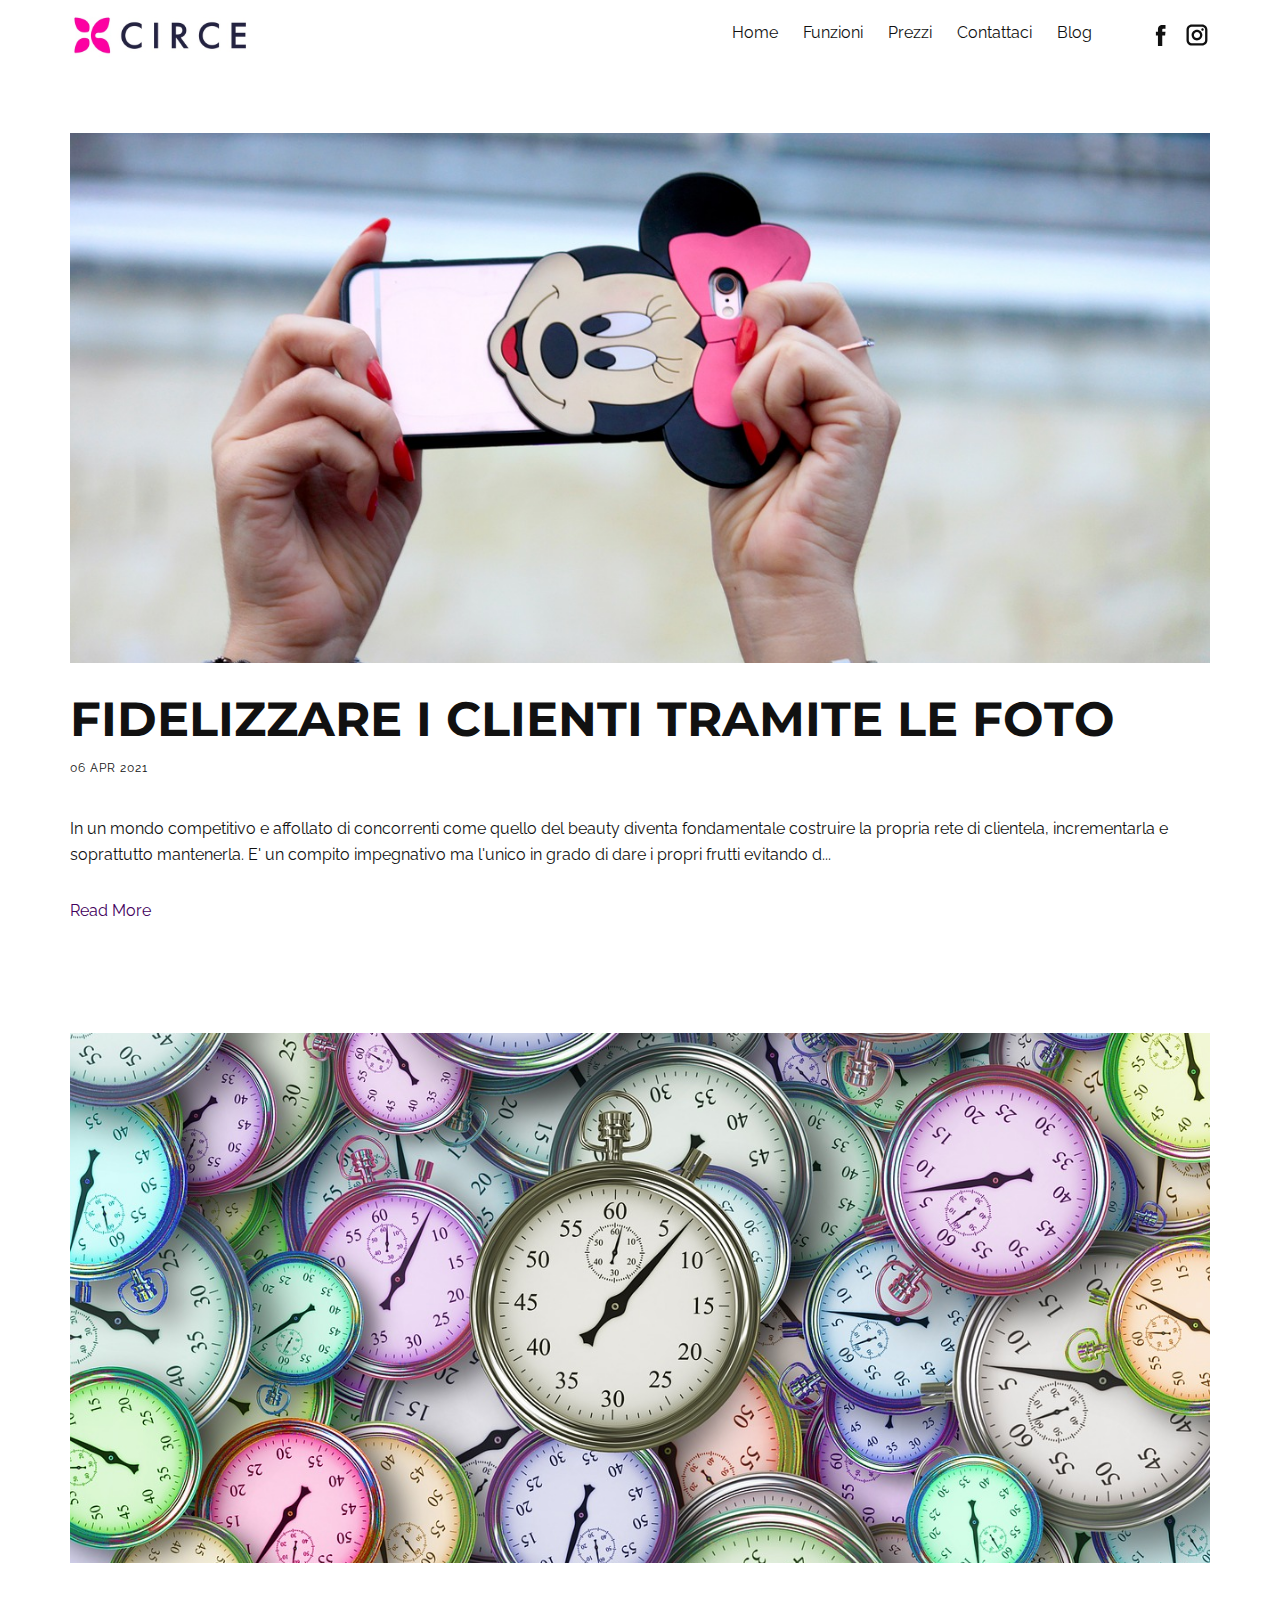
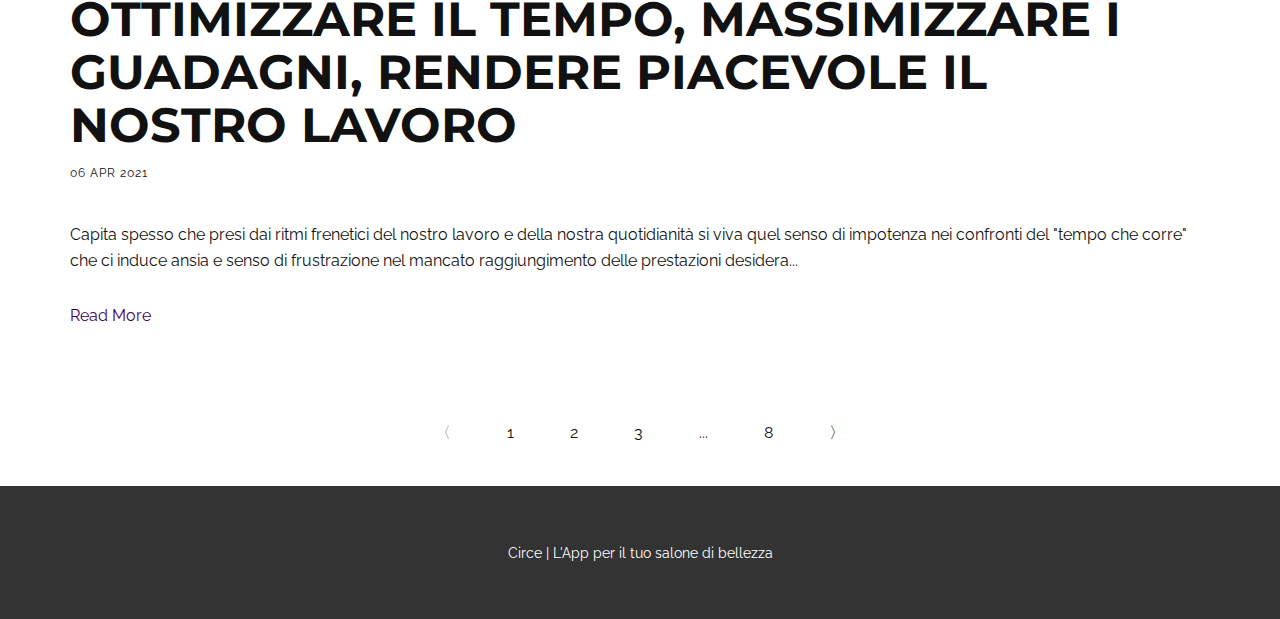
<file: html/blog/blog.html>
<!DOCTYPE html>
<html style="font-size: 16px;" lang="it-IT"><head>
    <meta name="viewport" content="width=device-width, initial-scale=1.0">
    <meta charset="utf-8">
    <meta name="keywords" content="Blog Post 1, Blog Post 2, Blog Post 3, Blog Post 4">
    <meta name="description" content="Circe è un'app per smartphone, tablet e computer per la gestione di saloni di bellezza, centri estetici, parrucchiere e parrucchieri. Gestisce l'agenda degli appuntamenti, clienti, magazzino, trattamenti, entrate e spese, reportistica, messaggi sms e whatsapp.">
    <title>Blog</title>

    <link rel="stylesheet" href="../nicepage.css" media="screen">
<link rel="stylesheet" href="../Blog-Template.css" media="screen">
    <script class="u-script" type="text/javascript" src="../jquery.js" defer=""></script>
    <script class="u-script" type="text/javascript" src="../nicepage.js" defer=""></script>
    <meta name="generator" content="Nicepage 6.7.6, nicepage.com">
    <link rel="icon" href="../images/favicon.png">
    <link id="u-theme-google-font" rel="stylesheet" href="https://fonts.googleapis.com/css?family=Montserrat:100,100i,200,200i,300,300i,400,400i,500,500i,600,600i,700,700i,800,800i,900,900i|Raleway:100,100i,200,200i,300,300i,400,400i,500,500i,600,600i,700,700i,800,800i,900,900i">
    
    
    
    
    
    
    
    <script type="application/ld+json">{
		"@context": "http://schema.org",
		"@type": "Organization",
		"name": "Circe",
		"logo": "images/login-logo1.jpg",
		"sameAs": [
				"https://facebook.com/circebellezza",
				"https://www.instagram.com/circebellezza/"
		]
}</script>
    <meta name="theme-color" content="#43005d">
  <script async="" src="https://www.googletagmanager.com/gtag/js?id=G-L7FVZ8JN7Q"></script>
<script>
  window.dataLayer = window.dataLayer || [];
  function gtag(){dataLayer.push(arguments);}
  gtag('js', new Date());

  gtag('config', 'G-L7FVZ8JN7Q');
</script><meta data-intl-tel-input-cdn-path="intlTelInput/"></head>
  <body data-path-to-root="./" data-include-products="false" class="u-body u-xl-mode" data-lang="it"><header class="u-align-center-sm u-align-center-xs u-clearfix u-header u-header" id="sec-4b2e"><div class="u-clearfix u-sheet u-sheet-1">
        <a href="../home.html" class="u-image u-logo u-image-1" data-image-width="500" data-image-height="200" title="Home">
          <img src="../images/login-logo1.jpg" class="u-logo-image u-logo-image-1" data-image-width="180.8889">
        </a>
        <div class="u-social-icons u-spacing-10 u-social-icons-1">
          <a class="u-social-url" target="_blank" href="https://facebook.com/circebellezza"><span class="u-icon u-icon-circle u-social-facebook u-social-icon u-icon-1"><svg class="u-svg-link" preserveAspectRatio="xMidYMin slice" viewBox="0 0 112 112" style=""><use xmlns:xlink="http://www.w3.org/1999/xlink" xlink:href="#svg-3016"></use></svg><svg xmlns="http://www.w3.org/2000/svg" xmlns:xlink="http://www.w3.org/1999/xlink" version="1.1" xml:space="preserve" class="u-svg-content" viewBox="0 0 112 112" x="0px" y="0px" id="svg-3016"><path d="M75.5,28.8H65.4c-1.5,0-4,0.9-4,4.3v9.4h13.9l-1.5,15.8H61.4v45.1H42.8V58.3h-8.8V42.4h8.8V32.2 c0-7.4,3.4-18.8,18.8-18.8h13.8v15.4H75.5z"></path></svg></span>
          </a>
          <a class="u-social-url" target="_blank" href="https://www.instagram.com/circebellezza/"><span class="u-icon u-icon-circle u-social-icon u-social-instagram u-icon-2"><svg class="u-svg-link" preserveAspectRatio="xMidYMin slice" viewBox="0 0 112 112" style=""><use xmlns:xlink="http://www.w3.org/1999/xlink" xlink:href="#svg-9788"></use></svg><svg xmlns="http://www.w3.org/2000/svg" xmlns:xlink="http://www.w3.org/1999/xlink" version="1.1" xml:space="preserve" class="u-svg-content" viewBox="0 0 112 112" x="0px" y="0px" id="svg-9788"><path d="M55.9,32.9c-12.8,0-23.2,10.4-23.2,23.2s10.4,23.2,23.2,23.2s23.2-10.4,23.2-23.2S68.7,32.9,55.9,32.9z M55.9,69.4c-7.4,0-13.3-6-13.3-13.3c-0.1-7.4,6-13.3,13.3-13.3s13.3,6,13.3,13.3C69.3,63.5,63.3,69.4,55.9,69.4z"></path><path d="M79.7,26.8c-3,0-5.4,2.5-5.4,5.4s2.5,5.4,5.4,5.4c3,0,5.4-2.5,5.4-5.4S82.7,26.8,79.7,26.8z"></path><path d="M78.2,11H33.5C21,11,10.8,21.3,10.8,33.7v44.7c0,12.6,10.2,22.8,22.7,22.8h44.7c12.6,0,22.7-10.2,22.7-22.7 V33.7C100.8,21.1,90.6,11,78.2,11z M91,78.4c0,7.1-5.8,12.8-12.8,12.8H33.5c-7.1,0-12.8-5.8-12.8-12.8V33.7 c0-7.1,5.8-12.8,12.8-12.8h44.7c7.1,0,12.8,5.8,12.8,12.8V78.4z"></path></svg></span>
          </a>
        </div>
        <nav class="u-align-left u-menu u-menu-dropdown u-offcanvas u-menu-1">
          <div class="menu-collapse" style="font-size: 1rem;">
            <a class="u-button-style u-nav-link" href="#">
              <svg class="u-svg-link" preserveAspectRatio="xMidYMin slice" viewBox="0 0 302 302" style=""><use xmlns:xlink="http://www.w3.org/1999/xlink" xlink:href="#svg-8a8f"></use></svg>
              <svg xmlns="http://www.w3.org/2000/svg" xmlns:xlink="http://www.w3.org/1999/xlink" version="1.1" id="svg-8a8f" x="0px" y="0px" viewBox="0 0 302 302" style="enable-background:new 0 0 302 302;" xml:space="preserve" class="u-svg-content"><g><rect y="36" width="302" height="30"></rect><rect y="236" width="302" height="30"></rect><rect y="136" width="302" height="30"></rect>
</g><g></g><g></g><g></g><g></g><g></g><g></g><g></g><g></g><g></g><g></g><g></g><g></g><g></g><g></g><g></g></svg>
            </a>
          </div>
          <div class="u-custom-menu u-nav-container">
            <ul class="u-nav u-spacing-25 u-unstyled u-nav-1"><li class="u-nav-item"><a class="u-button-style u-nav-link" href="../home.html" style="padding: 8px 0px;">Home</a>
</li><li class="u-nav-item"><a class="u-button-style u-nav-link" style="padding: 8px 0px;">Funzioni</a><div class="u-nav-popup"><ul class="u-h-spacing-20 u-nav u-unstyled u-v-spacing-10 u-nav-2"><li class="u-nav-item"><a class="u-button-style u-nav-link u-white" href="../agenda.html">Agenda</a>
</li><li class="u-nav-item"><a class="u-button-style u-nav-link u-white" href="../magazzino.html">Magazzino</a>
</li><li class="u-nav-item"><a class="u-button-style u-nav-link u-white" href="../spese.html">Spese</a>
</li></ul>
</div>
</li><li class="u-nav-item"><a class="u-button-style u-nav-link" href="../prezzi.html" style="padding: 8px 0px;">Prezzi</a>
</li><li class="u-nav-item"><a class="u-button-style u-nav-link" href="../contattaci.html" style="padding: 8px 0px;">Contattaci</a>
</li><li class="u-nav-item"><a class="u-button-style u-nav-link" href="../blog.html" style="padding: 8px 0px;">Blog</a>
</li></ul>
          </div>
          <div class="u-custom-menu u-nav-container-collapse">
            <div class="u-align-center u-black u-container-style u-inner-container-layout u-opacity u-opacity-95 u-sidenav">
              <div class="u-inner-container-layout u-sidenav-overflow">
                <div class="u-menu-close u-menu-close-1"></div>
                <ul class="u-align-center u-nav u-popupmenu-items u-unstyled u-nav-3"><li class="u-nav-item"><a class="u-button-style u-nav-link" href="../home.html">Home</a>
</li><li class="u-nav-item"><a class="u-button-style u-nav-link">Funzioni</a><div class="u-nav-popup"><ul class="u-h-spacing-20 u-nav u-unstyled u-v-spacing-10 u-nav-4"><li class="u-nav-item"><a class="u-button-style u-nav-link" href="../agenda.html">Agenda</a>
</li><li class="u-nav-item"><a class="u-button-style u-nav-link" href="../magazzino.html">Magazzino</a>
</li><li class="u-nav-item"><a class="u-button-style u-nav-link" href="../spese.html">Spese</a>
</li></ul>
</div>
</li><li class="u-nav-item"><a class="u-button-style u-nav-link" href="../prezzi.html">Prezzi</a>
</li><li class="u-nav-item"><a class="u-button-style u-nav-link" href="../contattaci.html">Contattaci</a>
</li><li class="u-nav-item"><a class="u-button-style u-nav-link" href="../blog.html">Blog</a>
</li></ul>
              </div>
            </div>
            <div class="u-black u-menu-overlay u-opacity u-opacity-70"></div>
          </div>
        </nav>
      </div></header>
    <section class="u-clearfix u-section-1" id="sec-90d5">
      <div class="u-clearfix u-sheet u-sheet-1">
        <a class="u-post-header-link" href="../blog/fidelizzare-i-clienti-tramite-le-foto.html"><img src="../images/2b882c5ae44817722fc97ba71c282366d187160f4b6811bdcd9360854e2a2e18ae674a5fa2ea4a74b0e9d71877034fc6590a761e6adea93e5c6912_1280.jpg" alt="" class="u-blog-control u-expanded-width u-image u-image-default u-image-1" data-image-width="1080" data-image-height="1080"></a>
        <h2 class="u-blog-control u-expanded-width u-text u-text-1">
          <a class="u-post-header-link" href="../blog/fidelizzare-i-clienti-tramite-le-foto.html">Fidelizzare i clienti tramite le foto</a>
        </h2>
        <div class="u-metadata u-metadata-1">
          <span class="u-meta-date u-meta-icon">06 apr 2021</span>
          
          
        </div>
        <div class="u-blog-control u-expanded-width u-post-content u-text u-text-2 fr-view">In un mondo competitivo e affollato di concorrenti come quello del beauty diventa fondamentale costruire la propria rete di clientela, incrementarla e soprattutto mantenerla. E' un compito impegnativo ma l'unico in grado di dare i propri frutti evitando d...</div>
        <a href="../blog/fidelizzare-i-clienti-tramite-le-foto.html" class="u-blog-control u-link u-link-1">Read More</a>
      </div>
    </section><section class="u-clearfix u-section-2" id="sec-c1bd">
      <div class="u-clearfix u-sheet u-sheet-1">
        <a class="u-post-header-link" href="../blog/ottimizzare-il-tempo-massimizzare-i-guadagni-rendere-piacevole-il-nostro-lavoro.html"><img src="../images/1601994a0b6789954969dabab8c7c79d55d9038509a7d8410722501115ef388d689c4e31dc161442180c603a2c7050cf4652a516d190f0a5c60e24_1280.jpg" alt="" class="u-blog-control u-expanded-width u-image u-image-default u-image-1" data-image-width="1080" data-image-height="1080"></a>
        <h2 class="u-blog-control u-expanded-width u-text u-text-1">
          <a class="u-post-header-link" href="../blog/ottimizzare-il-tempo-massimizzare-i-guadagni-rendere-piacevole-il-nostro-lavoro.html">Ottimizzare il tempo, massimizzare i guadagni, rendere piacevole il nostro lavoro</a>
        </h2>
        <div class="u-metadata u-metadata-1">
          <span class="u-meta-date u-meta-icon">06 apr 2021</span>
          
          
        </div>
        <div class="u-blog-control u-expanded-width u-post-content u-text u-text-2 fr-view">Capita spesso che presi dai ritmi frenetici del nostro lavoro e della nostra quotidianità si viva quel senso di impotenza nei confronti del "tempo che corre" che ci induce ansia e senso di frustrazione nel mancato raggiungimento delle prestazioni desidera...</div>
        <a href="../blog/ottimizzare-il-tempo-massimizzare-i-guadagni-rendere-piacevole-il-nostro-lavoro.html" class="u-blog-control u-link u-link-1">Read More</a>
      </div>
    </section>
    
    
    
    <section class="u-clearfix u-section-5" id="sec-75a8">
      <div class="u-clearfix u-sheet u-sheet-1">
        <ul class="responsive-style1 u-pagination u-unstyled u-pagination-1"><li class="disabled prev u-nav-item u-pagination-item"><a class="u-button-style u-nav-link" href="#" style="padding: 16px 28px;">〈</a>
</li><li class="active u-nav-item u-pagination-item"><a class="u-button-style u-nav-link" href="#" style="padding: 16px 28px;">1</a>
</li><li class="u-nav-item u-pagination-item"><a class="u-button-style u-nav-link" href="#" style="padding: 16px 28px;">2</a>
</li><li class="u-nav-item u-pagination-item"><a class="u-button-style u-nav-link" href="#" style="padding: 16px 28px;">3</a>
</li><li class="u-nav-item u-pagination-item u-pagination-separator"><a class="u-button-style u-nav-link" href="#" style="padding: 16px 28px;">...</a>
</li><li class="u-nav-item u-pagination-item"><a class="u-button-style u-nav-link" href="#" style="padding: 16px 28px;">8</a>
</li><li class="next u-nav-item u-pagination-item"><a class="u-button-style u-nav-link" href="#" style="padding: 16px 28px;">〉</a>
</li></ul>
      </div>
    </section>
    
    
    
    <footer class="u-clearfix u-footer u-grey-80" id="sec-5b53"><div class="u-clearfix u-sheet u-sheet-1">
        <div class="u-align-center u-container-style u-group u-group-1">
          <div class="u-container-layout u-valign-middle u-container-layout-1">
            <p class="u-small-text u-text u-text-variant u-text-1">Circe | L'App per il tuo salone di bellezza</p>
          </div>
        </div>
      </div></footer>
  
</body></html>
</file>
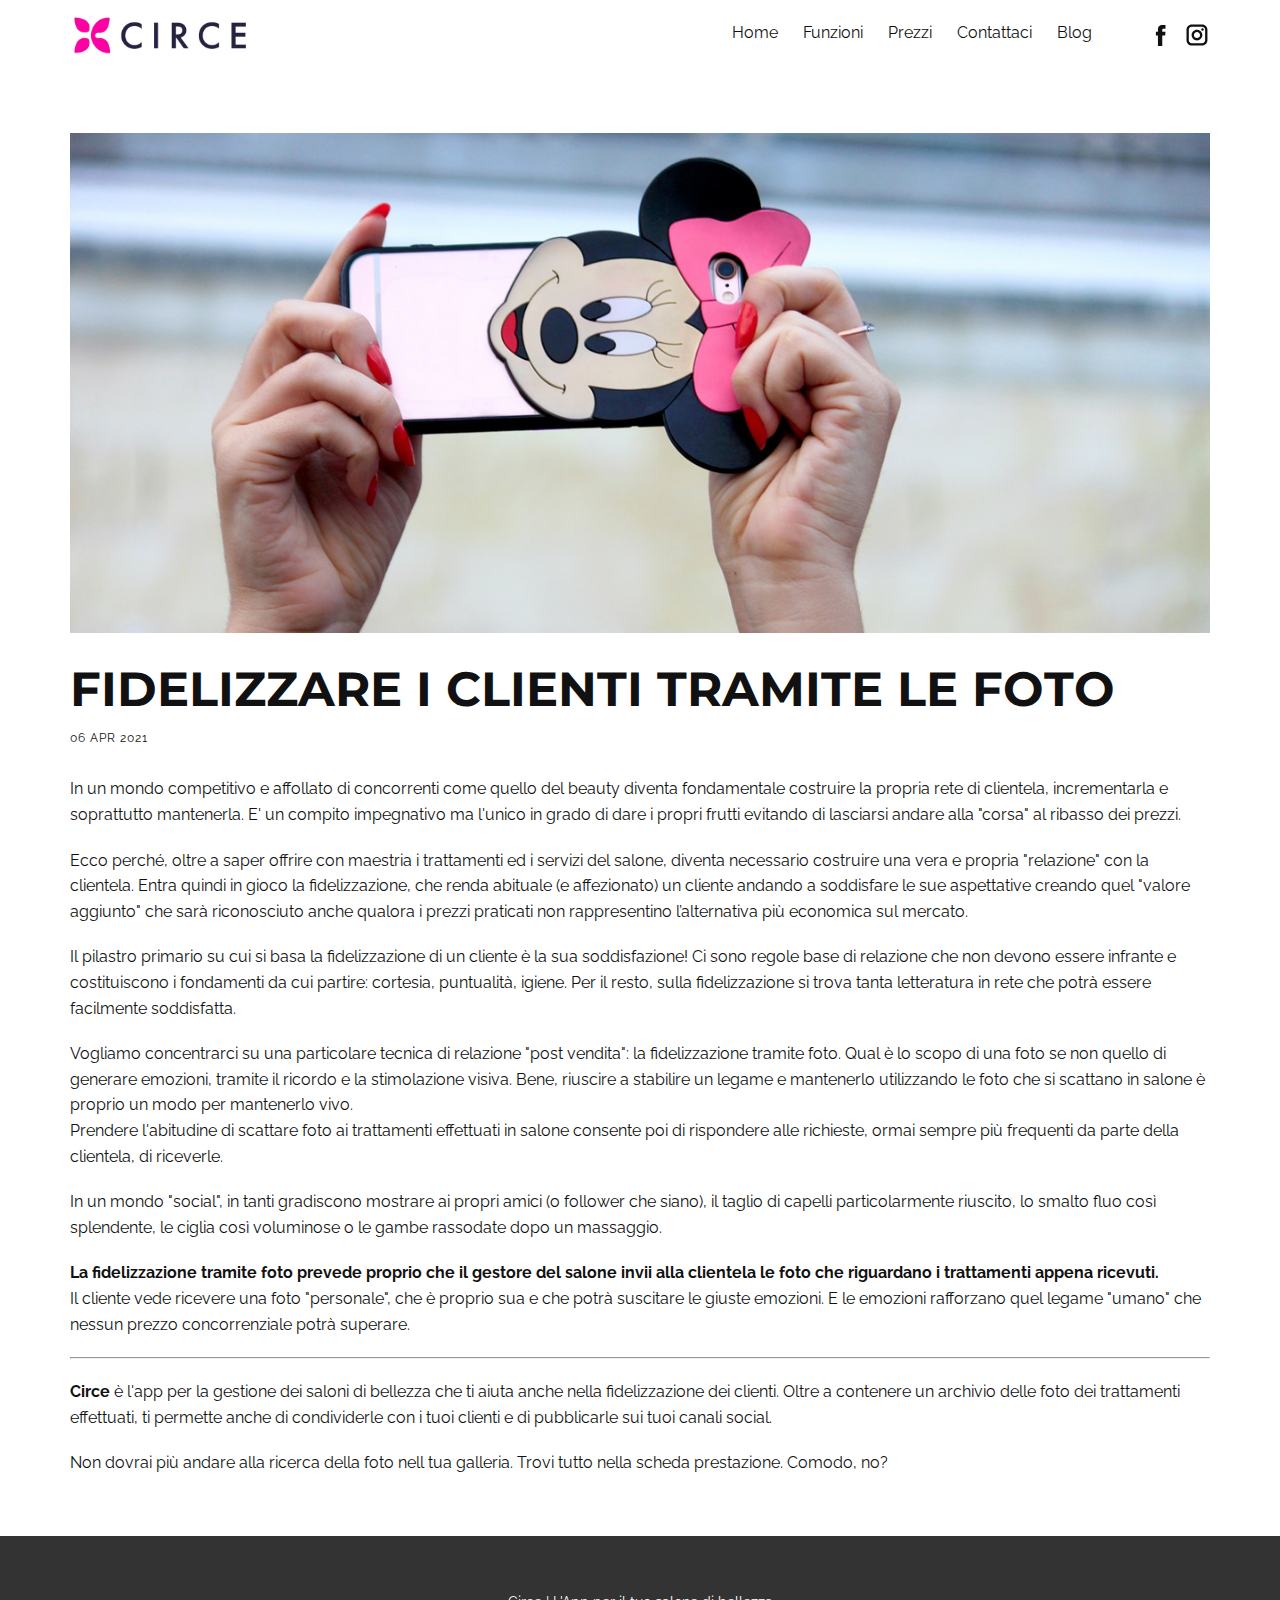
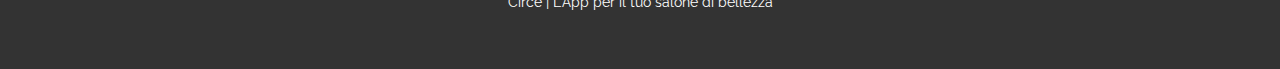
<file: html/blog/fidelizzare-i-clienti-tramite-le-foto.html>
<!DOCTYPE html>
<html style="font-size: 16px;" lang="it-IT"><head>
    <meta name="viewport" content="width=device-width, initial-scale=1.0">
    <meta charset="utf-8">
    <meta name="keywords" content="Blog Post 1">
    <meta name="description" content="Circe è un'app per smartphone, tablet e computer per la gestione di saloni di bellezza, centri estetici, parrucchiere e parrucchieri. Gestisce l'agenda degli appuntamenti, clienti, magazzino, trattamenti, entrate e spese, reportistica, messaggi sms e whatsapp.">
    <title>Fidelizzare i clienti tramite le foto</title>

    <link rel="stylesheet" href="../nicepage.css" media="screen">
<link rel="stylesheet" href="../Post-Template.css" media="screen">
    <script class="u-script" type="text/javascript" src="../jquery.js" defer=""></script>
    <script class="u-script" type="text/javascript" src="../nicepage.js" defer=""></script>
    <meta name="generator" content="Nicepage 6.7.6, nicepage.com">
    <link rel="icon" href="../images/favicon.png">
    <link id="u-theme-google-font" rel="stylesheet" href="https://fonts.googleapis.com/css?family=Montserrat:100,100i,200,200i,300,300i,400,400i,500,500i,600,600i,700,700i,800,800i,900,900i|Raleway:100,100i,200,200i,300,300i,400,400i,500,500i,600,600i,700,700i,800,800i,900,900i">
    
    
    
    <script type="application/ld+json">{
		"@context": "http://schema.org",
		"@type": "Organization",
		"name": "Circe",
		"logo": "images/login-logo1.jpg",
		"sameAs": [
				"https://facebook.com/circebellezza",
				"https://www.instagram.com/circebellezza/"
		]
}</script>
    <meta name="theme-color" content="#43005d">
  <script async="" src="https://www.googletagmanager.com/gtag/js?id=G-L7FVZ8JN7Q"></script>
<script>
  window.dataLayer = window.dataLayer || [];
  function gtag(){dataLayer.push(arguments);}
  gtag('js', new Date());

  gtag('config', 'G-L7FVZ8JN7Q');
</script><meta data-intl-tel-input-cdn-path="intlTelInput/"></head>
  <body data-path-to-root="./" data-include-products="false" class="u-body u-xl-mode" data-lang="it"><header class="u-align-center-sm u-align-center-xs u-clearfix u-header u-header" id="sec-4b2e"><div class="u-clearfix u-sheet u-sheet-1">
        <a href="../home.html" class="u-image u-logo u-image-1" data-image-width="500" data-image-height="200" title="Home">
          <img src="../images/login-logo1.jpg" class="u-logo-image u-logo-image-1" data-image-width="180.8889">
        </a>
        <div class="u-social-icons u-spacing-10 u-social-icons-1">
          <a class="u-social-url" target="_blank" href="https://facebook.com/circebellezza"><span class="u-icon u-icon-circle u-social-facebook u-social-icon u-icon-1"><svg class="u-svg-link" preserveAspectRatio="xMidYMin slice" viewBox="0 0 112 112" style=""><use xmlns:xlink="http://www.w3.org/1999/xlink" xlink:href="#svg-3016"></use></svg><svg xmlns="http://www.w3.org/2000/svg" xmlns:xlink="http://www.w3.org/1999/xlink" version="1.1" xml:space="preserve" class="u-svg-content" viewBox="0 0 112 112" x="0px" y="0px" id="svg-3016"><path d="M75.5,28.8H65.4c-1.5,0-4,0.9-4,4.3v9.4h13.9l-1.5,15.8H61.4v45.1H42.8V58.3h-8.8V42.4h8.8V32.2 c0-7.4,3.4-18.8,18.8-18.8h13.8v15.4H75.5z"></path></svg></span>
          </a>
          <a class="u-social-url" target="_blank" href="https://www.instagram.com/circebellezza/"><span class="u-icon u-icon-circle u-social-icon u-social-instagram u-icon-2"><svg class="u-svg-link" preserveAspectRatio="xMidYMin slice" viewBox="0 0 112 112" style=""><use xmlns:xlink="http://www.w3.org/1999/xlink" xlink:href="#svg-9788"></use></svg><svg xmlns="http://www.w3.org/2000/svg" xmlns:xlink="http://www.w3.org/1999/xlink" version="1.1" xml:space="preserve" class="u-svg-content" viewBox="0 0 112 112" x="0px" y="0px" id="svg-9788"><path d="M55.9,32.9c-12.8,0-23.2,10.4-23.2,23.2s10.4,23.2,23.2,23.2s23.2-10.4,23.2-23.2S68.7,32.9,55.9,32.9z M55.9,69.4c-7.4,0-13.3-6-13.3-13.3c-0.1-7.4,6-13.3,13.3-13.3s13.3,6,13.3,13.3C69.3,63.5,63.3,69.4,55.9,69.4z"></path><path d="M79.7,26.8c-3,0-5.4,2.5-5.4,5.4s2.5,5.4,5.4,5.4c3,0,5.4-2.5,5.4-5.4S82.7,26.8,79.7,26.8z"></path><path d="M78.2,11H33.5C21,11,10.8,21.3,10.8,33.7v44.7c0,12.6,10.2,22.8,22.7,22.8h44.7c12.6,0,22.7-10.2,22.7-22.7 V33.7C100.8,21.1,90.6,11,78.2,11z M91,78.4c0,7.1-5.8,12.8-12.8,12.8H33.5c-7.1,0-12.8-5.8-12.8-12.8V33.7 c0-7.1,5.8-12.8,12.8-12.8h44.7c7.1,0,12.8,5.8,12.8,12.8V78.4z"></path></svg></span>
          </a>
        </div>
        <nav class="u-align-left u-menu u-menu-dropdown u-offcanvas u-menu-1">
          <div class="menu-collapse" style="font-size: 1rem;">
            <a class="u-button-style u-nav-link" href="#">
              <svg class="u-svg-link" preserveAspectRatio="xMidYMin slice" viewBox="0 0 302 302" style=""><use xmlns:xlink="http://www.w3.org/1999/xlink" xlink:href="#svg-8a8f"></use></svg>
              <svg xmlns="http://www.w3.org/2000/svg" xmlns:xlink="http://www.w3.org/1999/xlink" version="1.1" id="svg-8a8f" x="0px" y="0px" viewBox="0 0 302 302" style="enable-background:new 0 0 302 302;" xml:space="preserve" class="u-svg-content"><g><rect y="36" width="302" height="30"></rect><rect y="236" width="302" height="30"></rect><rect y="136" width="302" height="30"></rect>
</g><g></g><g></g><g></g><g></g><g></g><g></g><g></g><g></g><g></g><g></g><g></g><g></g><g></g><g></g><g></g></svg>
            </a>
          </div>
          <div class="u-custom-menu u-nav-container">
            <ul class="u-nav u-spacing-25 u-unstyled u-nav-1"><li class="u-nav-item"><a class="u-button-style u-nav-link" href="../home.html" style="padding: 8px 0px;">Home</a>
</li><li class="u-nav-item"><a class="u-button-style u-nav-link" style="padding: 8px 0px;">Funzioni</a><div class="u-nav-popup"><ul class="u-h-spacing-20 u-nav u-unstyled u-v-spacing-10 u-nav-2"><li class="u-nav-item"><a class="u-button-style u-nav-link u-white" href="../agenda.html">Agenda</a>
</li><li class="u-nav-item"><a class="u-button-style u-nav-link u-white" href="../magazzino.html">Magazzino</a>
</li><li class="u-nav-item"><a class="u-button-style u-nav-link u-white" href="../spese.html">Spese</a>
</li></ul>
</div>
</li><li class="u-nav-item"><a class="u-button-style u-nav-link" href="../prezzi.html" style="padding: 8px 0px;">Prezzi</a>
</li><li class="u-nav-item"><a class="u-button-style u-nav-link" href="../contattaci.html" style="padding: 8px 0px;">Contattaci</a>
</li><li class="u-nav-item"><a class="u-button-style u-nav-link" href="../blog.html" style="padding: 8px 0px;">Blog</a>
</li></ul>
          </div>
          <div class="u-custom-menu u-nav-container-collapse">
            <div class="u-align-center u-black u-container-style u-inner-container-layout u-opacity u-opacity-95 u-sidenav">
              <div class="u-inner-container-layout u-sidenav-overflow">
                <div class="u-menu-close u-menu-close-1"></div>
                <ul class="u-align-center u-nav u-popupmenu-items u-unstyled u-nav-3"><li class="u-nav-item"><a class="u-button-style u-nav-link" href="../home.html">Home</a>
</li><li class="u-nav-item"><a class="u-button-style u-nav-link">Funzioni</a><div class="u-nav-popup"><ul class="u-h-spacing-20 u-nav u-unstyled u-v-spacing-10 u-nav-4"><li class="u-nav-item"><a class="u-button-style u-nav-link" href="../agenda.html">Agenda</a>
</li><li class="u-nav-item"><a class="u-button-style u-nav-link" href="../magazzino.html">Magazzino</a>
</li><li class="u-nav-item"><a class="u-button-style u-nav-link" href="../spese.html">Spese</a>
</li></ul>
</div>
</li><li class="u-nav-item"><a class="u-button-style u-nav-link" href="../prezzi.html">Prezzi</a>
</li><li class="u-nav-item"><a class="u-button-style u-nav-link" href="../contattaci.html">Contattaci</a>
</li><li class="u-nav-item"><a class="u-button-style u-nav-link" href="../blog.html">Blog</a>
</li></ul>
              </div>
            </div>
            <div class="u-black u-menu-overlay u-opacity u-opacity-70"></div>
          </div>
        </nav>
      </div></header>
    <section class="u-clearfix u-section-1" id="sec-8141">
      <div class="u-clearfix u-sheet u-sheet-1">
        <img src="../images/2b882c5ae44817722fc97ba71c282366d187160f4b6811bdcd9360854e2a2e18ae674a5fa2ea4a74b0e9d71877034fc6590a761e6adea93e5c6912_1280.jpg" alt="" class="u-blog-control u-expanded-width u-image u-image-default u-image-1" data-image-width="1080" data-image-height="1080">
        <h2 class="u-blog-control u-custom-font u-expanded-width u-heading-font u-text u-text-1">Fidelizzare i clienti tramite le foto</h2>
        <div class="u-metadata u-metadata-1">
          <span class="u-meta-date u-meta-icon">06 apr 2021</span>
          
          
        </div>
        <div class="u-blog-control u-expanded-width-sm u-expanded-width-xl u-expanded-width-xs u-post-content u-text u-text-2 fr-view"><p>In un mondo competitivo e affollato di concorrenti come quello del beauty diventa fondamentale costruire la propria rete di clientela, incrementarla e soprattutto mantenerla. E' un compito impegnativo ma l'unico in grado di dare i propri frutti evitando di lasciarsi andare alla "corsa" al ribasso dei prezzi.</p><p>Ecco perché, oltre a saper offrire con maestria i trattamenti ed i servizi del salone, diventa necessario costruire una vera e propria "relazione" con la clientela. Entra quindi in gioco la fidelizzazione, che renda abituale (e affezionato) un cliente andando a soddisfare le sue aspettative creando quel "valore aggiunto" che sarà riconosciuto anche qualora i prezzi praticati non rappresentino l’alternativa più economica sul mercato.</p><p>Il pilastro primario su cui si basa la fidelizzazione di un cliente è la sua soddisfazione! Ci sono regole base di relazione che non devono essere infrante e costituiscono i fondamenti da cui partire: cortesia, puntualità, igiene. Per il resto, sulla fidelizzazione si trova tanta letteratura in rete che potrà essere facilmente soddisfatta.</p><p>Vogliamo concentrarci su una particolare tecnica di relazione "post vendita": la fidelizzazione tramite foto. Qual è lo scopo di una foto se non quello di generare emozioni, tramite il ricordo e la stimolazione visiva. Bene, riuscire a stabilire un legame e mantenerlo utilizzando le foto che si scattano in salone è proprio un modo per mantenerlo vivo.<br>Prendere l'abitudine di scattare foto ai trattamenti effettuati in salone consente poi di rispondere alle richieste, ormai sempre più frequenti da parte della clientela, di riceverle.</p><p>In un mondo "social", in tanti gradiscono mostrare ai propri amici (o follower che siano), il taglio di capelli particolarmente riuscito, lo smalto fluo così splendente, le ciglia così voluminose o le gambe rassodate dopo un massaggio.</p><p><span style="font-weight: 700;">La fidelizzazione tramite foto prevede proprio che il gestore del salone invii alla clientela le foto che riguardano i trattamenti appena ricevuti.</span><br>Il cliente vede ricevere una foto "personale", che è proprio sua e che potrà suscitare le giuste emozioni. E le emozioni rafforzano quel legame "umano" che nessun prezzo concorrenziale potrà superare.</p><hr><p><span style="font-weight: 700;">Circe</span> è l'app per la gestione dei saloni di bellezza che ti aiuta anche nella fidelizzazione dei clienti. Oltre a contenere un archivio delle foto dei trattamenti effettuati, ti permette anche di condividerle con i tuoi clienti e di pubblicarle sui tuoi canali social.</p><p>Non dovrai più andare alla ricerca della foto nell tua galleria. Trovi tutto nella scheda prestazione. Comodo, no?</p></div>
      </div>
    </section>
    
    
    
    <footer class="u-clearfix u-footer u-grey-80" id="sec-5b53"><div class="u-clearfix u-sheet u-sheet-1">
        <div class="u-align-center u-container-style u-group u-group-1">
          <div class="u-container-layout u-valign-middle u-container-layout-1">
            <p class="u-small-text u-text u-text-variant u-text-1">Circe | L'App per il tuo salone di bellezza</p>
          </div>
        </div>
      </div></footer>
  
</body></html>
</file>
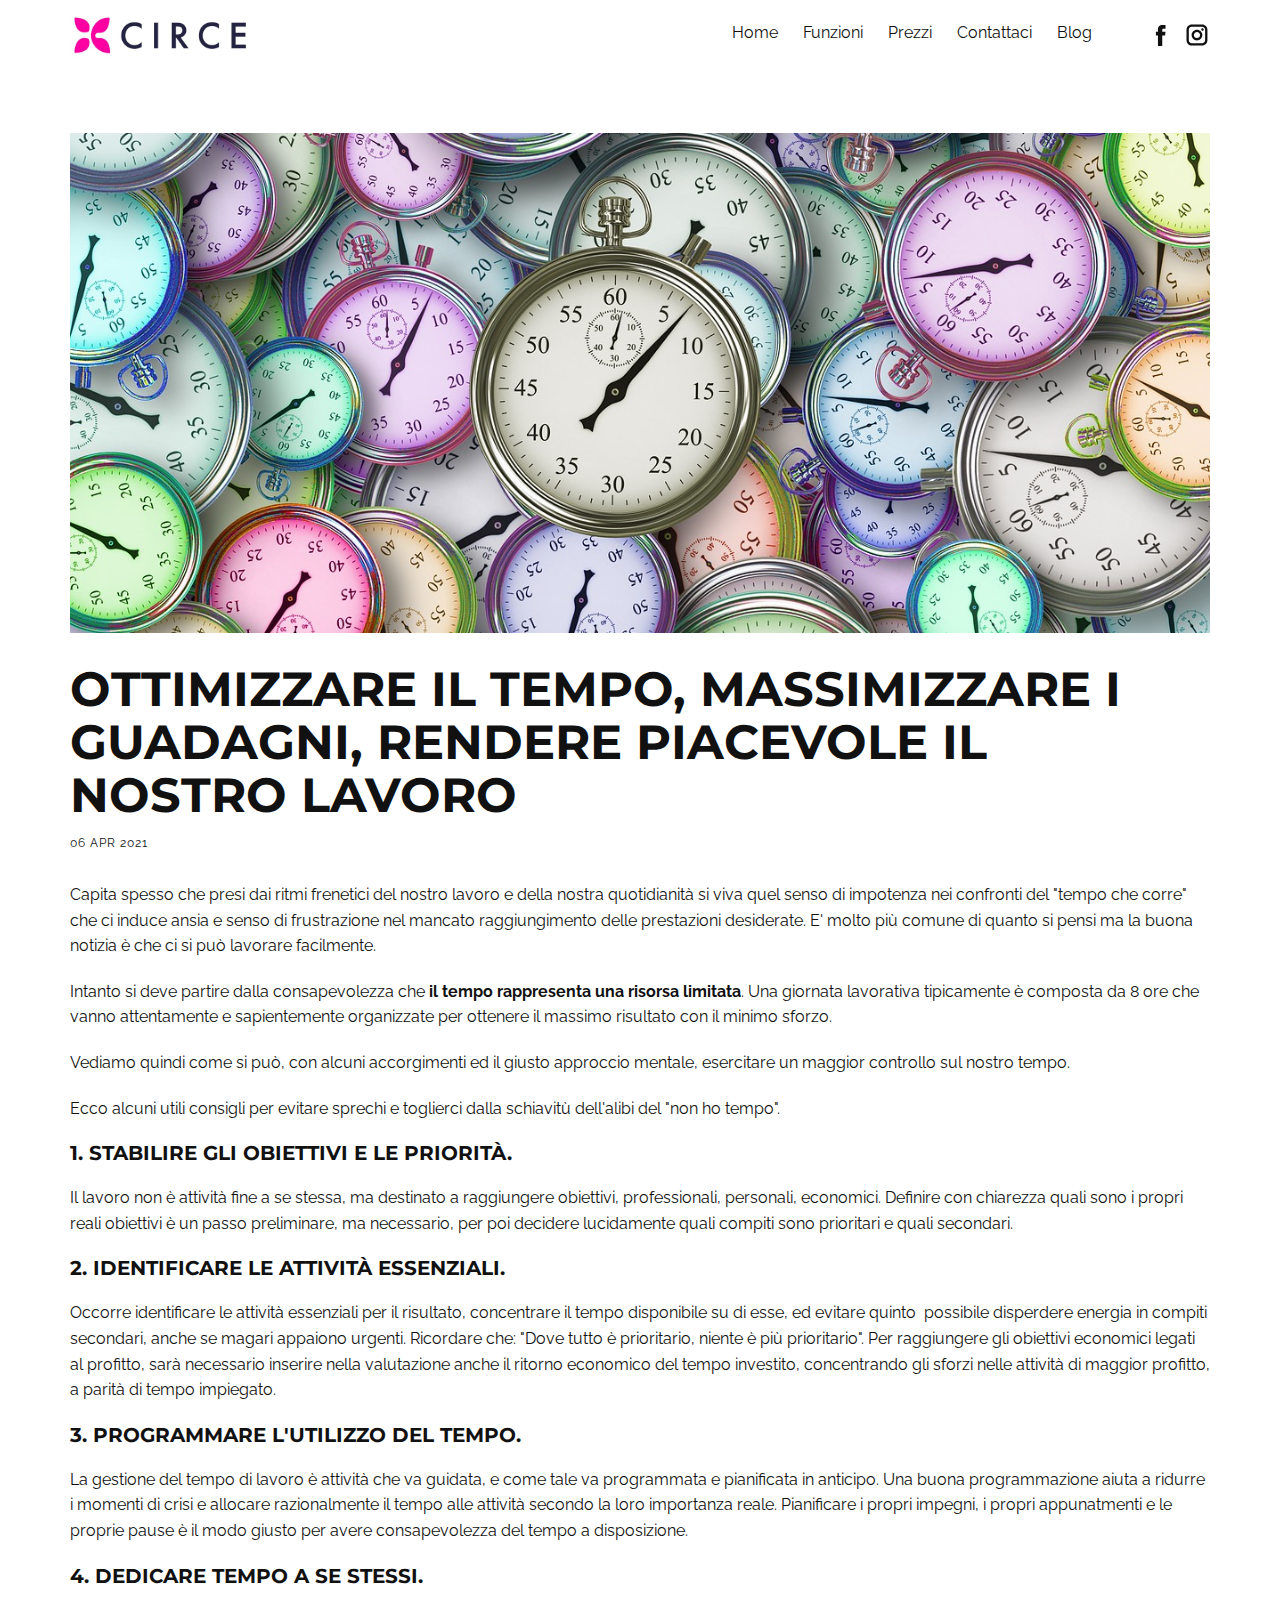
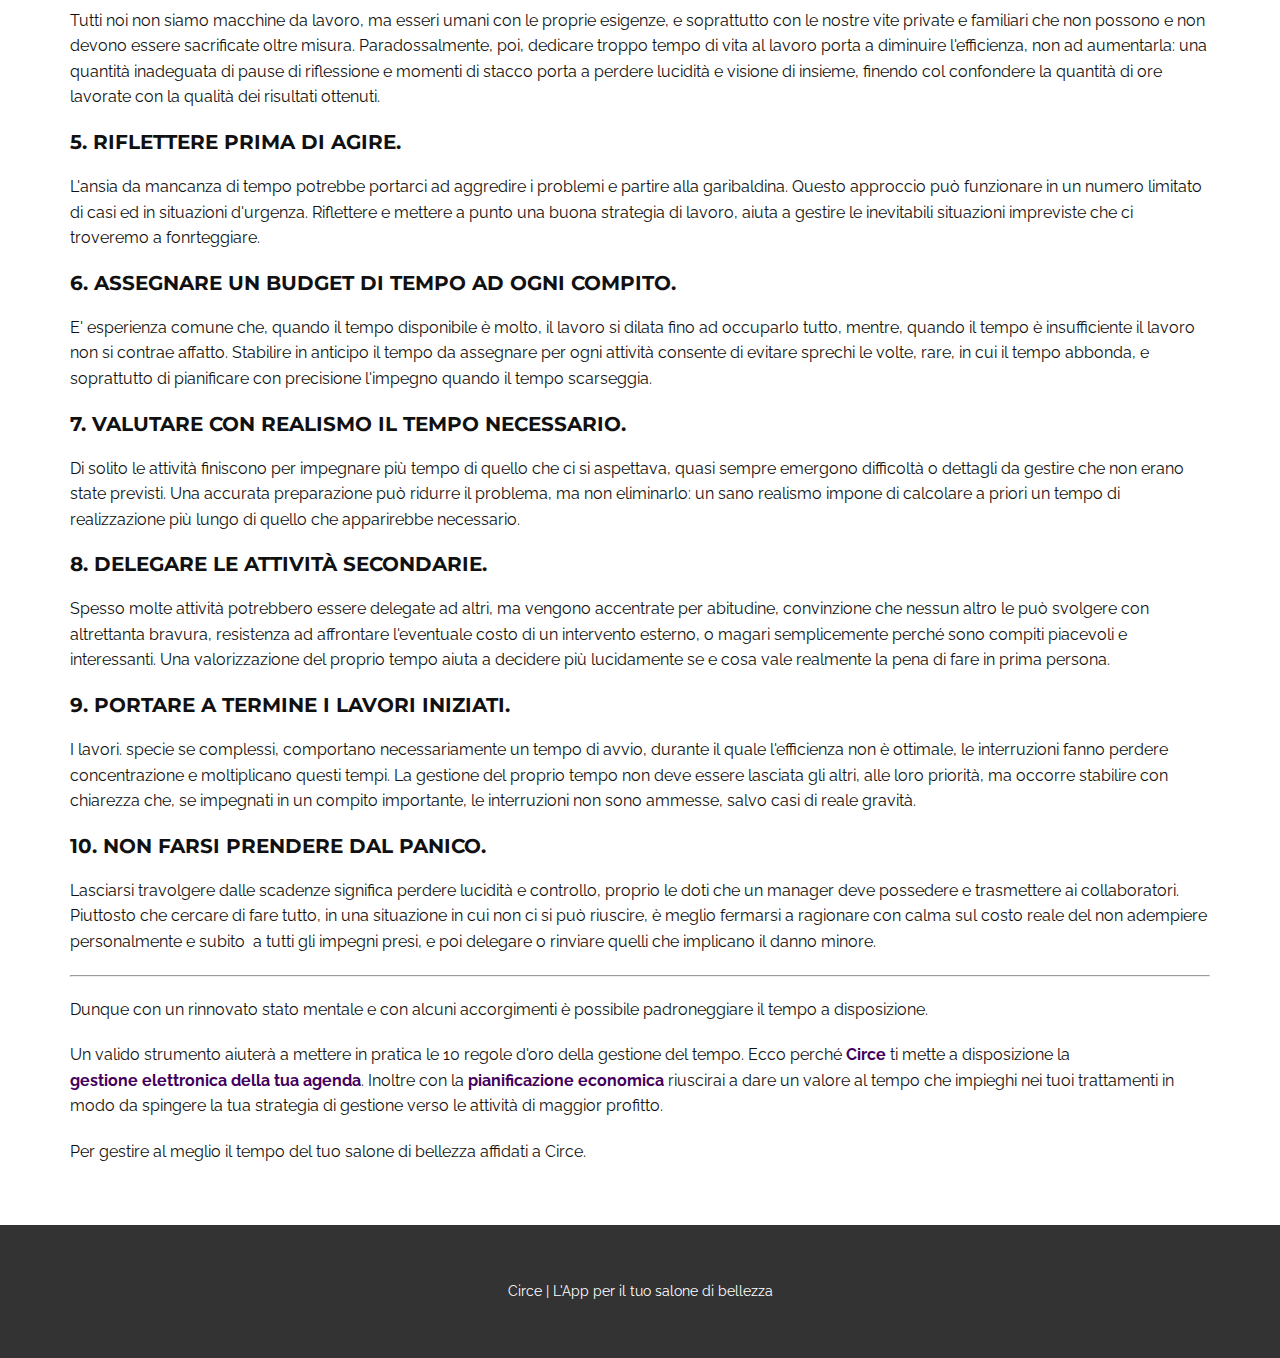
<file: html/blog/ottimizzare-il-tempo-massimizzare-i-guadagni-rendere-piacevole-il-nostro-lavoro.html>
<!DOCTYPE html>
<html style="font-size: 16px;" lang="it-IT"><head>
    <meta name="viewport" content="width=device-width, initial-scale=1.0">
    <meta charset="utf-8">
    <meta name="keywords" content="Blog Post 1">
    <meta name="description" content="Circe è un'app per smartphone, tablet e computer per la gestione di saloni di bellezza, centri estetici, parrucchiere e parrucchieri. Gestisce l'agenda degli appuntamenti, clienti, magazzino, trattamenti, entrate e spese, reportistica, messaggi sms e whatsapp.">
    <title>Ottimizzare il tempo, massimizzare i guadagni, rendere piacevole il nostro lavoro</title>

    <link rel="stylesheet" href="../nicepage.css" media="screen">
<link rel="stylesheet" href="../Post-Template.css" media="screen">
    <script class="u-script" type="text/javascript" src="../jquery.js" defer=""></script>
    <script class="u-script" type="text/javascript" src="../nicepage.js" defer=""></script>
    <meta name="generator" content="Nicepage 6.7.6, nicepage.com">
    <link rel="icon" href="../images/favicon.png">
    <link id="u-theme-google-font" rel="stylesheet" href="https://fonts.googleapis.com/css?family=Montserrat:100,100i,200,200i,300,300i,400,400i,500,500i,600,600i,700,700i,800,800i,900,900i|Raleway:100,100i,200,200i,300,300i,400,400i,500,500i,600,600i,700,700i,800,800i,900,900i">
    
    
    
    <script type="application/ld+json">{
		"@context": "http://schema.org",
		"@type": "Organization",
		"name": "Circe",
		"logo": "images/login-logo1.jpg",
		"sameAs": [
				"https://facebook.com/circebellezza",
				"https://www.instagram.com/circebellezza/"
		]
}</script>
    <meta name="theme-color" content="#43005d">
  <script async="" src="https://www.googletagmanager.com/gtag/js?id=G-L7FVZ8JN7Q"></script>
<script>
  window.dataLayer = window.dataLayer || [];
  function gtag(){dataLayer.push(arguments);}
  gtag('js', new Date());

  gtag('config', 'G-L7FVZ8JN7Q');
</script><meta data-intl-tel-input-cdn-path="intlTelInput/"></head>
  <body data-path-to-root="./" data-include-products="false" class="u-body u-xl-mode" data-lang="it"><header class="u-align-center-sm u-align-center-xs u-clearfix u-header u-header" id="sec-4b2e"><div class="u-clearfix u-sheet u-sheet-1">
        <a href="../home.html" class="u-image u-logo u-image-1" data-image-width="500" data-image-height="200" title="Home">
          <img src="../images/login-logo1.jpg" class="u-logo-image u-logo-image-1" data-image-width="180.8889">
        </a>
        <div class="u-social-icons u-spacing-10 u-social-icons-1">
          <a class="u-social-url" target="_blank" href="https://facebook.com/circebellezza"><span class="u-icon u-icon-circle u-social-facebook u-social-icon u-icon-1"><svg class="u-svg-link" preserveAspectRatio="xMidYMin slice" viewBox="0 0 112 112" style=""><use xmlns:xlink="http://www.w3.org/1999/xlink" xlink:href="#svg-3016"></use></svg><svg xmlns="http://www.w3.org/2000/svg" xmlns:xlink="http://www.w3.org/1999/xlink" version="1.1" xml:space="preserve" class="u-svg-content" viewBox="0 0 112 112" x="0px" y="0px" id="svg-3016"><path d="M75.5,28.8H65.4c-1.5,0-4,0.9-4,4.3v9.4h13.9l-1.5,15.8H61.4v45.1H42.8V58.3h-8.8V42.4h8.8V32.2 c0-7.4,3.4-18.8,18.8-18.8h13.8v15.4H75.5z"></path></svg></span>
          </a>
          <a class="u-social-url" target="_blank" href="https://www.instagram.com/circebellezza/"><span class="u-icon u-icon-circle u-social-icon u-social-instagram u-icon-2"><svg class="u-svg-link" preserveAspectRatio="xMidYMin slice" viewBox="0 0 112 112" style=""><use xmlns:xlink="http://www.w3.org/1999/xlink" xlink:href="#svg-9788"></use></svg><svg xmlns="http://www.w3.org/2000/svg" xmlns:xlink="http://www.w3.org/1999/xlink" version="1.1" xml:space="preserve" class="u-svg-content" viewBox="0 0 112 112" x="0px" y="0px" id="svg-9788"><path d="M55.9,32.9c-12.8,0-23.2,10.4-23.2,23.2s10.4,23.2,23.2,23.2s23.2-10.4,23.2-23.2S68.7,32.9,55.9,32.9z M55.9,69.4c-7.4,0-13.3-6-13.3-13.3c-0.1-7.4,6-13.3,13.3-13.3s13.3,6,13.3,13.3C69.3,63.5,63.3,69.4,55.9,69.4z"></path><path d="M79.7,26.8c-3,0-5.4,2.5-5.4,5.4s2.5,5.4,5.4,5.4c3,0,5.4-2.5,5.4-5.4S82.7,26.8,79.7,26.8z"></path><path d="M78.2,11H33.5C21,11,10.8,21.3,10.8,33.7v44.7c0,12.6,10.2,22.8,22.7,22.8h44.7c12.6,0,22.7-10.2,22.7-22.7 V33.7C100.8,21.1,90.6,11,78.2,11z M91,78.4c0,7.1-5.8,12.8-12.8,12.8H33.5c-7.1,0-12.8-5.8-12.8-12.8V33.7 c0-7.1,5.8-12.8,12.8-12.8h44.7c7.1,0,12.8,5.8,12.8,12.8V78.4z"></path></svg></span>
          </a>
        </div>
        <nav class="u-align-left u-menu u-menu-dropdown u-offcanvas u-menu-1">
          <div class="menu-collapse" style="font-size: 1rem;">
            <a class="u-button-style u-nav-link" href="#">
              <svg class="u-svg-link" preserveAspectRatio="xMidYMin slice" viewBox="0 0 302 302" style=""><use xmlns:xlink="http://www.w3.org/1999/xlink" xlink:href="#svg-8a8f"></use></svg>
              <svg xmlns="http://www.w3.org/2000/svg" xmlns:xlink="http://www.w3.org/1999/xlink" version="1.1" id="svg-8a8f" x="0px" y="0px" viewBox="0 0 302 302" style="enable-background:new 0 0 302 302;" xml:space="preserve" class="u-svg-content"><g><rect y="36" width="302" height="30"></rect><rect y="236" width="302" height="30"></rect><rect y="136" width="302" height="30"></rect>
</g><g></g><g></g><g></g><g></g><g></g><g></g><g></g><g></g><g></g><g></g><g></g><g></g><g></g><g></g><g></g></svg>
            </a>
          </div>
          <div class="u-custom-menu u-nav-container">
            <ul class="u-nav u-spacing-25 u-unstyled u-nav-1"><li class="u-nav-item"><a class="u-button-style u-nav-link" href="../home.html" style="padding: 8px 0px;">Home</a>
</li><li class="u-nav-item"><a class="u-button-style u-nav-link" style="padding: 8px 0px;">Funzioni</a><div class="u-nav-popup"><ul class="u-h-spacing-20 u-nav u-unstyled u-v-spacing-10 u-nav-2"><li class="u-nav-item"><a class="u-button-style u-nav-link u-white" href="../agenda.html">Agenda</a>
</li><li class="u-nav-item"><a class="u-button-style u-nav-link u-white" href="../magazzino.html">Magazzino</a>
</li><li class="u-nav-item"><a class="u-button-style u-nav-link u-white" href="../spese.html">Spese</a>
</li></ul>
</div>
</li><li class="u-nav-item"><a class="u-button-style u-nav-link" href="../prezzi.html" style="padding: 8px 0px;">Prezzi</a>
</li><li class="u-nav-item"><a class="u-button-style u-nav-link" href="../contattaci.html" style="padding: 8px 0px;">Contattaci</a>
</li><li class="u-nav-item"><a class="u-button-style u-nav-link" href="../blog.html" style="padding: 8px 0px;">Blog</a>
</li></ul>
          </div>
          <div class="u-custom-menu u-nav-container-collapse">
            <div class="u-align-center u-black u-container-style u-inner-container-layout u-opacity u-opacity-95 u-sidenav">
              <div class="u-inner-container-layout u-sidenav-overflow">
                <div class="u-menu-close u-menu-close-1"></div>
                <ul class="u-align-center u-nav u-popupmenu-items u-unstyled u-nav-3"><li class="u-nav-item"><a class="u-button-style u-nav-link" href="../home.html">Home</a>
</li><li class="u-nav-item"><a class="u-button-style u-nav-link">Funzioni</a><div class="u-nav-popup"><ul class="u-h-spacing-20 u-nav u-unstyled u-v-spacing-10 u-nav-4"><li class="u-nav-item"><a class="u-button-style u-nav-link" href="../agenda.html">Agenda</a>
</li><li class="u-nav-item"><a class="u-button-style u-nav-link" href="../magazzino.html">Magazzino</a>
</li><li class="u-nav-item"><a class="u-button-style u-nav-link" href="../spese.html">Spese</a>
</li></ul>
</div>
</li><li class="u-nav-item"><a class="u-button-style u-nav-link" href="../prezzi.html">Prezzi</a>
</li><li class="u-nav-item"><a class="u-button-style u-nav-link" href="../contattaci.html">Contattaci</a>
</li><li class="u-nav-item"><a class="u-button-style u-nav-link" href="../blog.html">Blog</a>
</li></ul>
              </div>
            </div>
            <div class="u-black u-menu-overlay u-opacity u-opacity-70"></div>
          </div>
        </nav>
      </div></header>
    <section class="u-clearfix u-section-1" id="sec-8141">
      <div class="u-clearfix u-sheet u-sheet-1">
        <img src="../images/1601994a0b6789954969dabab8c7c79d55d9038509a7d8410722501115ef388d689c4e31dc161442180c603a2c7050cf4652a516d190f0a5c60e24_1280.jpg" alt="" class="u-blog-control u-expanded-width u-image u-image-default u-image-1" data-image-width="1080" data-image-height="1080">
        <h2 class="u-blog-control u-custom-font u-expanded-width u-heading-font u-text u-text-1">Ottimizzare il tempo, massimizzare i guadagni, rendere piacevole il nostro lavoro</h2>
        <div class="u-metadata u-metadata-1">
          <span class="u-meta-date u-meta-icon">06 apr 2021</span>
          
          
        </div>
        <div class="u-blog-control u-expanded-width-sm u-expanded-width-xl u-expanded-width-xs u-post-content u-text u-text-2 fr-view"><p>Capita spesso che presi dai ritmi frenetici del nostro lavoro e della nostra quotidianità si viva quel senso di impotenza nei confronti del "tempo che corre" che ci induce ansia e senso di frustrazione nel mancato raggiungimento delle prestazioni desiderate. E' molto più comune di quanto si pensi ma la buona notizia è che ci si può lavorare facilmente.</p><p>Intanto si deve partire dalla consapevolezza che <span style="font-weight: 700;">il tempo rappresenta una risorsa limitata</span>. Una giornata lavorativa tipicamente è composta da 8 ore che vanno attentamente e sapientemente organizzate per ottenere il massimo risultato con il minimo sforzo.</p><p>Vediamo quindi come si può, con alcuni accorgimenti ed il giusto approccio mentale, esercitare un maggior controllo sul nostro tempo.</p><p>Ecco alcuni utili consigli per evitare sprechi e toglierci dalla schiavitù dell'alibi del "non ho tempo".</p><h5>1. Stabilire gli obiettivi e le priorità.</h5><p>Il lavoro non è attività fine a se stessa, ma destinato a raggiungere obiettivi, professionali, personali, economici. Definire con chiarezza quali sono i propri reali obiettivi è un passo preliminare, ma necessario, per poi decidere lucidamente quali compiti sono prioritari e quali secondari.</p><h5>2. Identificare le attività essenziali.</h5><p>Occorre identificare le attività essenziali per il risultato, concentrare il tempo disponibile su di esse, ed evitare quinto &nbsp;possibile disperdere energia in compiti secondari, anche se magari appaiono urgenti. Ricordare che: "Dove tutto è prioritario, niente è più prioritario". Per raggiungere gli obiettivi economici legati al profitto, sarà necessario inserire nella valutazione anche il ritorno economico del tempo investito, concentrando gli sforzi nelle attività di maggior profitto, a parità di tempo impiegato.</p><h5>3. Programmare l'utilizzo del tempo.</h5><p>La gestione del tempo di lavoro è attività che va guidata, e come tale va programmata e pianificata in anticipo. Una buona programmazione aiuta a ridurre i momenti di crisi e allocare razionalmente il tempo alle attività secondo la loro importanza reale. Pianificare i propri impegni, i propri appunatmenti e le proprie pause è il modo giusto per avere consapevolezza del tempo a disposizione.</p><h5>4. Dedicare tempo a se stessi.</h5><p>Tutti noi non siamo macchine da lavoro, ma esseri umani con le proprie esigenze, e soprattutto con le nostre vite private e familiari che non possono e non devono essere sacrificate oltre misura. Paradossalmente, poi, dedicare troppo tempo di vita al lavoro porta a diminuire l'efficienza, non ad aumentarla: una quantità inadeguata di pause di riflessione e momenti di stacco porta a perdere lucidità e visione di insieme, finendo col confondere la quantità di ore lavorate con la qualità dei risultati ottenuti.</p><h5>5. Riflettere prima di agire.</h5><p>L'ansia da mancanza di tempo potrebbe portarci ad aggredire i problemi e partire alla garibaldina. Questo approccio può funzionare in un numero limitato di casi ed in situazioni d'urgenza. Riflettere e mettere a punto una buona strategia di lavoro, aiuta a gestire le inevitabili situazioni impreviste che ci troveremo a fonrteggiare.</p><h5>6. Assegnare un budget di tempo ad ogni compito.</h5><p>E' esperienza comune che, quando il tempo disponibile è molto, il lavoro si dilata fino ad occuparlo tutto, mentre, quando il tempo è insufficiente il lavoro non si contrae affatto. Stabilire in anticipo il tempo da assegnare per ogni attività consente di evitare sprechi le volte, rare, in cui il tempo abbonda, e soprattutto di pianificare con precisione l'impegno quando il tempo scarseggia.</p><h5>7. Valutare con realismo il tempo necessario.</h5><p>Di solito le attività finiscono per impegnare più tempo di quello che ci si aspettava, quasi sempre emergono difficoltà o dettagli da gestire che non erano state previsti. Una accurata preparazione può ridurre il problema, ma non eliminarlo: un sano realismo impone di calcolare a priori un tempo di realizzazione più lungo di quello che apparirebbe necessario.</p><h5>8. Delegare le attività secondarie.</h5><p>Spesso molte attività potrebbero essere delegate ad altri, ma vengono accentrate per abitudine, convinzione che nessun altro le può svolgere con altrettanta bravura, resistenza ad affrontare l'eventuale costo di un intervento esterno, o magari semplicemente perché sono compiti piacevoli e interessanti. Una valorizzazione del proprio tempo aiuta a decidere più lucidamente se e cosa vale realmente la pena di fare in prima persona.</p><h5>9. Portare a termine i lavori iniziati.</h5><p>I lavori. specie se complessi, comportano necessariamente un tempo di avvio, durante il quale l'efficienza non è ottimale, le interruzioni fanno perdere concentrazione e moltiplicano questi tempi. La gestione del proprio tempo non deve essere lasciata gli altri, alle loro priorità, ma occorre stabilire con chiarezza che, se impegnati in un compito importante, le interruzioni non sono ammesse, salvo casi di reale gravità.</p><h5>10. Non farsi prendere dal panico.</h5><p>Lasciarsi travolgere dalle scadenze significa perdere lucidità e controllo, proprio le doti che un manager deve possedere e trasmettere ai collaboratori. Piuttosto che cercare di fare tutto, in una situazione in cui non ci si può riuscire, è meglio fermarsi a ragionare con calma sul costo reale del non adempiere personalmente e subito &nbsp;a tutti gli impegni presi, e poi delegare o rinviare quelli che implicano il danno minore.</p><hr><p>Dunque con un rinnovato stato mentale e con alcuni accorgimenti è possibile padroneggiare il tempo a disposizione.</p><p>Un valido strumento aiuterà a mettere in pratica le 10 regole d'oro della gestione del tempo. Ecco perché <a class="u-active-none u-border-none u-btn u-button-style u-hover-none u-none u-text-palette-1-base u-block-6009-5" href="../home.html" style="padding-top: 0; padding-bottom: 0; padding-left: 0; padding-right: 0"><span style="font-weight: 700;">Circe</span></a> ti mette a disposizione la <a class="u-active-none u-border-none u-btn u-button-style u-hover-none u-none u-text-palette-1-base u-block-6009-6" href="../agenda.html" rel="noopener noreferrer" target="_blank" style="padding-top: 0; padding-bottom: 0; padding-left: 0; padding-right: 0">gestione elettronica della tua agenda</a>. Inoltre con la <a class="u-active-none u-border-none u-btn u-button-style u-hover-none u-none u-text-palette-1-base u-block-6009-7" href="../spese.html" style="padding-top: 0; padding-bottom: 0; padding-left: 0; padding-right: 0">pianificazione economica</a> riuscirai a dare un valore al tempo che impieghi nei tuoi trattamenti in modo da spingere la tua strategia di gestione verso le attività di maggior profitto.</p><p>Per gestire al meglio il tempo del tuo salone di bellezza affidati a Circe.</p></div>
      </div>
    </section>
    
    
    
    <footer class="u-clearfix u-footer u-grey-80" id="sec-5b53"><div class="u-clearfix u-sheet u-sheet-1">
        <div class="u-align-center u-container-style u-group u-group-1">
          <div class="u-container-layout u-valign-middle u-container-layout-1">
            <p class="u-small-text u-text u-text-variant u-text-1">Circe | L'App per il tuo salone di bellezza</p>
          </div>
        </div>
      </div></footer>
  
</body></html>
</file>
